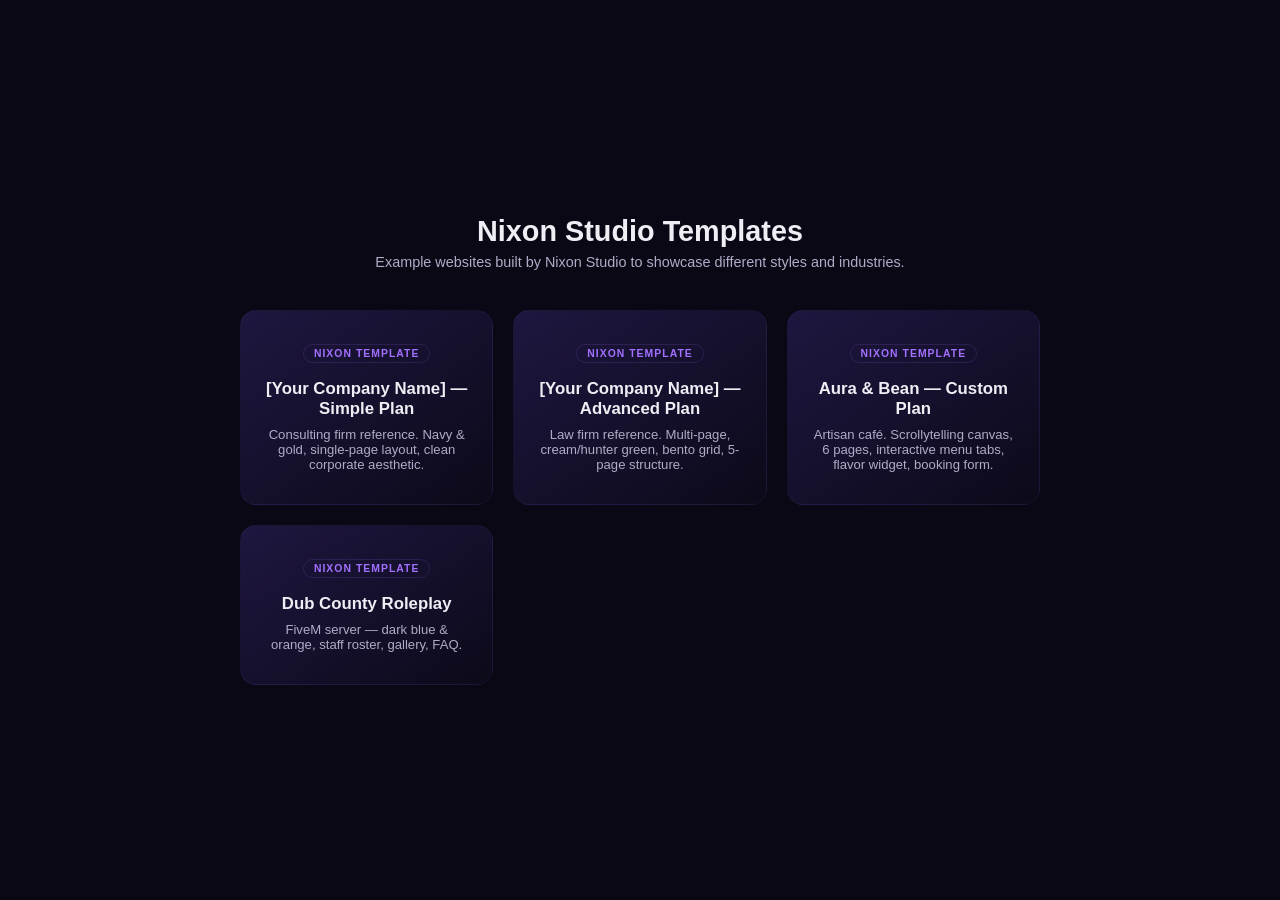
<file: index.html>
﻿<!DOCTYPE html>
<html lang="en">
<head>
  <meta charset="UTF-8" />
  <meta name="viewport" content="width=device-width, initial-scale=1.0" />
  <title>Nixon Studio — Templates</title>
  <style>
    * { margin:0; padding:0; box-sizing:border-box; }
    body {
      font-family: 'Inter', -apple-system, sans-serif;
      background: #0a0815;
      color: #eeeef5;
      min-height: 100vh;
      display: flex;
      flex-direction: column;
      align-items: center;
      justify-content: center;
      padding: 40px 24px;
      text-align: center;
    }
    h1 { font-size: 1.8rem; font-weight: 700; margin-bottom: 6px; }
    p { color: #b0acc8; font-size: 0.9rem; margin-bottom: 40px; }
    .grid { display: grid; grid-template-columns: repeat(auto-fit, minmax(240px, 1fr)); gap: 20px; max-width: 800px; width: 100%; }
    .card {
      background: linear-gradient(145deg, #1e1740, rgba(162,112,255,0.02));
      border-radius: 16px; padding: 32px 24px;
      text-decoration: none; color: inherit;
      border: 1px solid rgba(162,112,255,0.06);
      transition: all 0.3s ease;
    }
    .card:hover { transform: translateY(-4px); border-color: rgba(162,112,255,0.2); box-shadow: 0 12px 48px rgba(0,0,0,0.4); }
    .card h2 { font-size: 1.05rem; font-weight: 600; margin-bottom: 8px; }
    .card p { font-size: 0.82rem; color: #b0acc8; margin-bottom: 0; }
    .badge {
      display: inline-block; font-size: 0.65rem; font-weight: 600;
      letter-spacing: 0.1em; text-transform: uppercase;
      color: #a270ff; border: 1px solid rgba(162,112,255,0.15);
      padding: 3px 10px; border-radius: 100px; margin-bottom: 16px;
    }
  </style>
</head>
<body>
  <h1>Nixon Studio Templates</h1>
  <p>Example websites built by Nixon Studio to showcase different styles and industries.</p>
  <div class="grid">
    <a href="salvatore/" class="card">
      <div class="badge">Nixon Template</div>
      <h2>[Your Company Name] — Simple Plan</h2>
      <p>Consulting firm reference. Navy &amp; gold, single-page layout, clean corporate aesthetic.</p>
    </a>
    <a href="pearson-hardmann/" class="card">
      <div class="badge">Nixon Template</div>
      <h2>[Your Company Name] — Advanced Plan</h2>
      <p>Law firm reference. Multi-page, cream/hunter green, bento grid, 5-page structure.</p>
    </a>
    <a href="aura-and-bean/" class="card">
      <div class="badge">Nixon Template</div>
      <h2>Aura &amp; Bean — Custom Plan</h2>
      <p>Artisan café. Scrollytelling canvas, 6 pages, interactive menu tabs, flavor widget, booking form.</p>
    </a>
    <a href="dub-county-roleplay/" class="card">
      <div class="badge">Nixon Template</div>
      <h2>Dub County Roleplay</h2>
      <p>FiveM server — dark blue &amp; orange, staff roster, gallery, FAQ.</p>
    </a>
  </div>
</body>
</html>
</file>
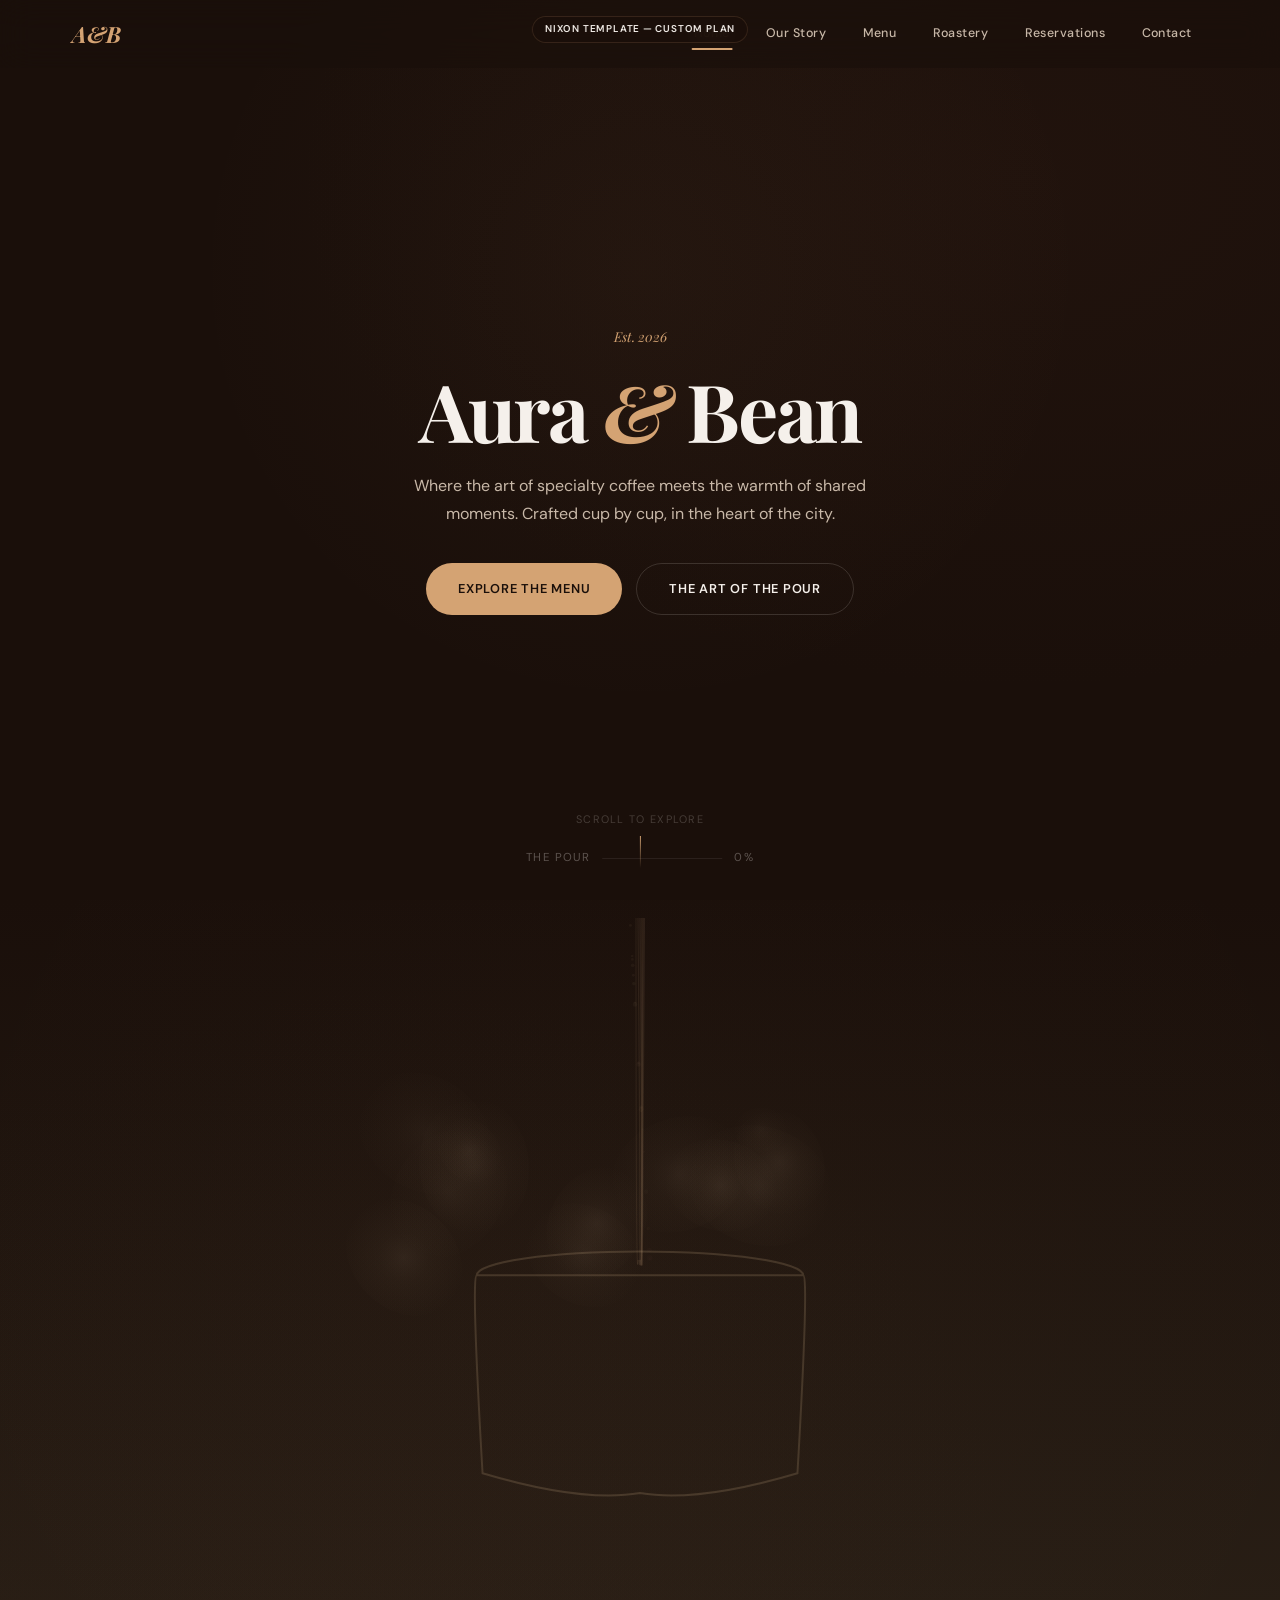
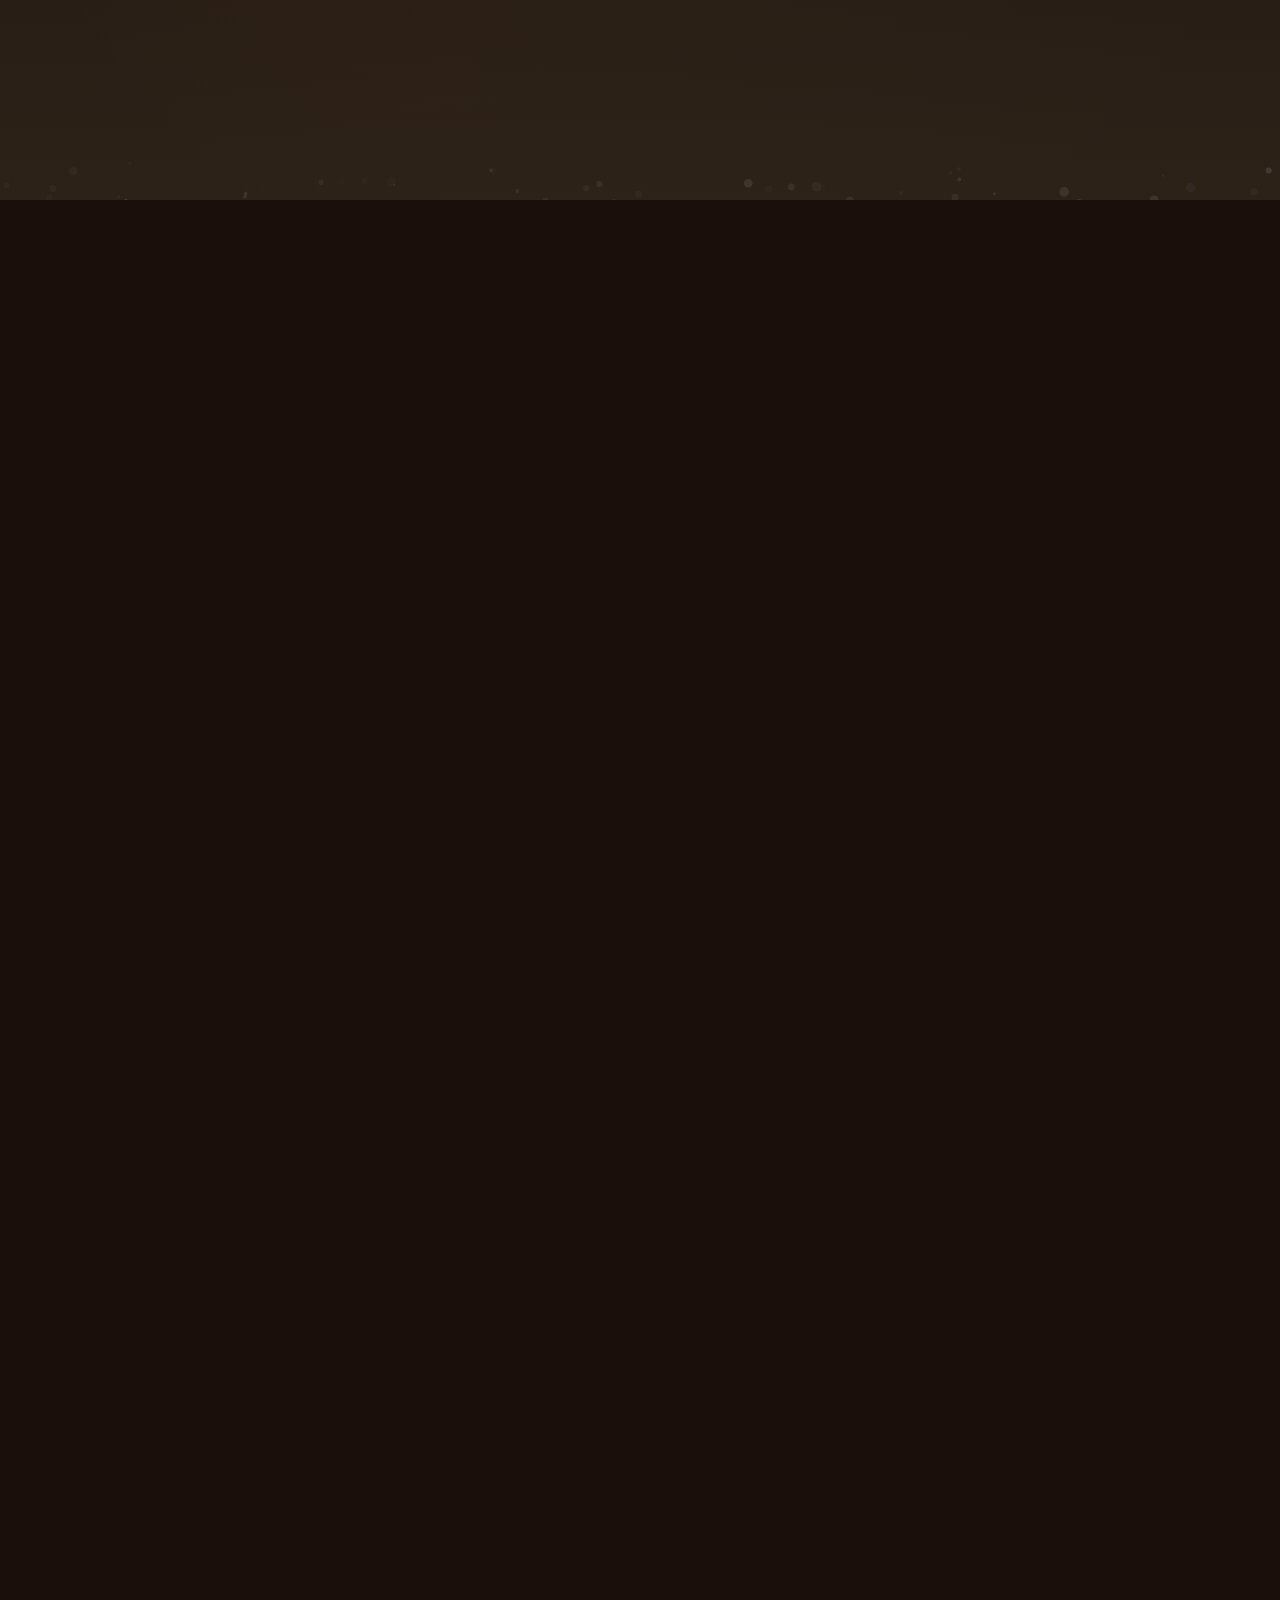
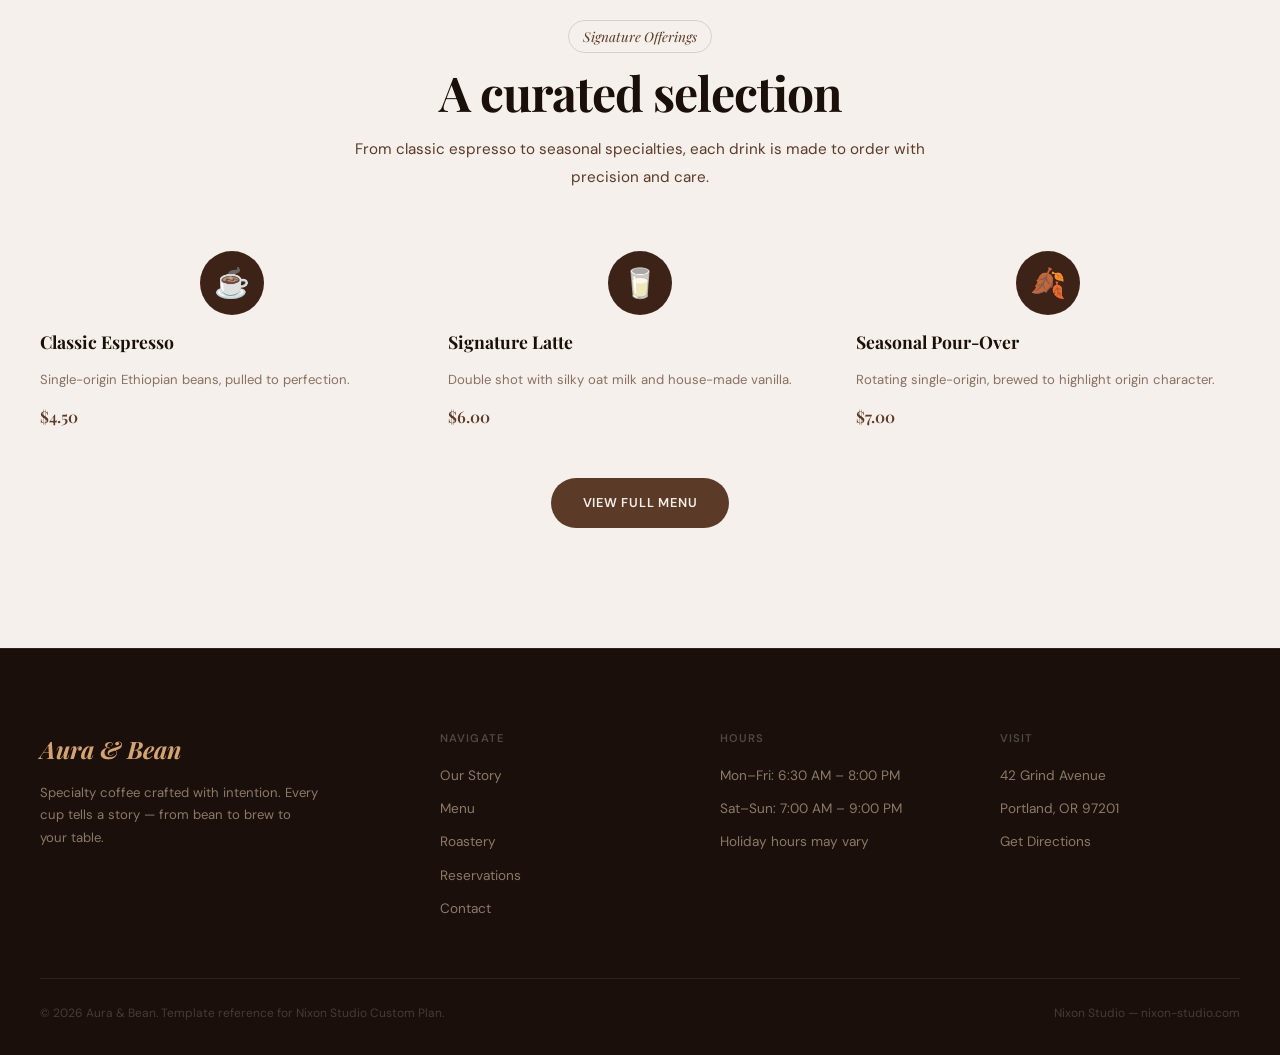
<file: aura-and-bean/index.html>
<!DOCTYPE html>
<html lang="en">
<head>
  <meta charset="UTF-8" />
  <meta name="viewport" content="width=device-width, initial-scale=1.0" />
  <title>Aura &amp; Bean — Custom Plan</title>
  <link rel="preconnect" href="https://fonts.googleapis.com" />
  <link rel="preconnect" href="https://fonts.gstatic.com" crossorigin />
  <link href="https://fonts.googleapis.com/css2?family=Playfair+Display:ital,wght@0,400;0,600;0,700;1,400;1,500;1,700&family=DM+Sans:opsz,wght@9..40,300;9..40,400;9..40,500;9..40,600;9..40,700&display=swap" rel="stylesheet" />
  <link rel="stylesheet" href="style.css" />
  <style>
    .scroll-section {
      position: relative;
      height: 600vh;
    }
    .scroll-canvas-wrap {
      position: sticky;
      top: 0;
      height: 100vh;
      width: 100%;
      overflow: hidden;
    }
    .scroll-canvas-wrap canvas {
      display: block;
      width: 100%;
      height: 100%;
    }
    .scroll-texts {
      position: absolute;
      inset: 0;
      display: flex;
      align-items: center;
      justify-content: center;
      pointer-events: none;
    }
    .scroll-text {
      position: absolute;
      text-align: center;
      max-width: 520px;
      padding: 0 24px;
      opacity: 0;
      transition: opacity 0.1s ease, transform 0.1s ease;
      will-change: opacity, transform;
    }
    .scroll-text .st-label {
      display: inline-block;
      font-family: 'Playfair Display', serif;
      font-style: italic;
      font-size: 0.8rem;
      color: var(--gold);
      margin-bottom: 12px;
      border: 1px solid rgba(212, 163, 115, 0.15);
      padding: 4px 12px;
      border-radius: 100px;
    }
    .scroll-text h2 {
      font-family: 'Playfair Display', serif;
      font-size: 2.8rem;
      font-weight: 700;
      line-height: 1.15;
      letter-spacing: -0.02em;
      margin-bottom: 16px;
    }
    .scroll-text p {
      font-size: 0.95rem;
      color: var(--text-secondary);
      line-height: 1.7;
    }
    .scroll-progress {
      position: fixed;
      bottom: 32px;
      left: 50%;
      transform: translateX(-50%);
      z-index: 50;
      display: flex;
      align-items: center;
      gap: 12px;
      font-size: 0.72rem;
      letter-spacing: 0.1em;
      text-transform: uppercase;
      color: rgba(245, 240, 235, 0.3);
    }
    .scroll-progress-bar {
      width: 120px;
      height: 1px;
      background: rgba(245, 240, 235, 0.08);
      position: relative;
      overflow: hidden;
    }
    .scroll-progress-fill {
      height: 100%;
      width: 0%;
      background: var(--gold);
      transition: width 0.1s linear;
    }
    .hero-home {
      min-height: 100vh;
      display: flex;
      align-items: center;
      justify-content: center;
      text-align: center;
      padding: 120px 32px 80px;
      position: relative;
      overflow: hidden;
    }
    .hero-home::before {
      content: '';
      position: absolute;
      inset: 0;
      background:
        radial-gradient(ellipse at 50% 30%, rgba(212, 163, 115, 0.04), transparent 50%),
        radial-gradient(ellipse at 80% 20%, rgba(60, 34, 24, 0.2), transparent 50%);
      pointer-events: none;
    }
    .hero-home-inner { position: relative; z-index: 1; max-width: 720px; }
    .hero-home-inner .hero-badge {
      font-family: 'Playfair Display', serif;
      font-style: italic;
      font-size: 0.85rem;
      color: var(--gold);
      margin-bottom: 20px;
    }
    .hero-home-inner h1 {
      font-family: 'Playfair Display', serif;
      font-size: 5rem;
      font-weight: 700;
      line-height: 1.05;
      letter-spacing: -0.03em;
      margin-bottom: 20px;
    }
    .hero-home-inner h1 span { font-style: italic; color: var(--gold); }
    .hero-home-inner p {
      font-size: 1rem;
      color: var(--text-secondary);
      max-width: 480px;
      margin: 0 auto 36px;
      line-height: 1.7;
    }
    .hero-scroll-indicator {
      position: absolute;
      bottom: 32px;
      left: 50%;
      transform: translateX(-50%);
      display: flex;
      flex-direction: column;
      align-items: center;
      gap: 8px;
      color: rgba(245, 240, 235, 0.2);
      font-size: 0.68rem;
      letter-spacing: 0.12em;
      text-transform: uppercase;
      animation: floatDown 2s ease-in-out infinite;
    }
    .hero-scroll-indicator::after {
      content: '';
      width: 1px;
      height: 32px;
      background: linear-gradient(to bottom, var(--gold), transparent);
    }
    @keyframes floatDown {
      0%, 100% { transform: translateX(-50%) translateY(0); }
      50% { transform: translateX(-50%) translateY(6px); }
    }
    @media (max-width: 768px) {
      .hero-home-inner h1 { font-size: 2.8rem; }
      .scroll-text h2 { font-size: 1.8rem; }
    }
  </style>
</head>
<body>

  <a href="https://www.nixon-studio.com" target="_blank" class="nixon-badge">Nixon Template — Custom Plan</a>

  <!-- HEADER -->
  <header class="header" id="header">
    <div class="header-inner">
      <a href="index.html" class="header-brand">
        <span class="header-mark">A&amp;B</span>
      </a>
      <nav class="header-nav">
        <a href="index.html" class="header-link active">Home</a>
        <a href="story.html" class="header-link">Our Story</a>
        <a href="menu.html" class="header-link">Menu</a>
        <a href="roastery.html" class="header-link">Roastery</a>
        <a href="reservations.html" class="header-link">Reservations</a>
        <a href="contact.html" class="header-link">Contact</a>
      </nav>
      <button class="header-toggle" id="navToggle" aria-label="Menu">
        <span></span><span></span><span></span>
      </button>
    </div>
  </header>

  <!-- HERO -->
  <section class="hero-home">
    <div class="hero-home-inner">
      <div class="hero-badge reveal">Est. 2026</div>
      <h1 class="reveal">Aura <span>&amp;</span> Bean</h1>
      <p class="reveal">Where the art of specialty coffee meets the warmth of shared moments. Crafted cup by cup, in the heart of the city.</p>
      <div class="reveal" style="display:flex;gap:14px;justify-content:center;flex-wrap:wrap">
        <a href="menu.html" class="btn btn-primary">Explore the Menu</a>
        <a href="#scrollSection" class="btn btn-outline">The Art of the Pour</a>
      </div>
    </div>
    <div class="hero-scroll-indicator">Scroll to explore</div>
  </section>

  <!-- SCROLLYTELLING -->
  <section class="scroll-section" id="scrollSection">
    <div class="scroll-canvas-wrap">
      <canvas id="scrollCanvas"></canvas>
      <div class="scroll-texts">
        <div class="scroll-text" data-start="0" data-end="0.15">
          <span class="st-label">Chapter I</span>
          <h2>The first drop</h2>
          <p>It begins with a single bean, carefully selected from the highlands of Ethiopia. Every pour tells a story of origin, patience, and craft.</p>
        </div>
        <div class="scroll-text" data-start="0.15" data-end="0.3">
          <span class="st-label">Chapter II</span>
          <h2>The extraction</h2>
          <p>Water meets grounds at precisely 93°C. The pressure builds. Rich crema forms as the first dark rivulets emerge — liquid gold in motion.</p>
        </div>
        <div class="scroll-text" data-start="0.3" data-end="0.5">
          <span class="st-label">Chapter III</span>
          <h2>The bloom</h2>
          <p>Steam rises as the espresso fills the cup. Aroma compounds unfold — chocolate, stone fruit, a whisper of jasmine. This is the scent of morning.</p>
        </div>
        <div class="scroll-text" data-start="0.5" data-end="0.7">
          <span class="st-label">Chapter IV</span>
          <h2>The milk &amp; canvas</h2>
          <p>Velvet-smooth microfoam cascades into the brew. The barista's hand guides the pour — steady, intentional, practiced over thousands of cups.</p>
        </div>
        <div class="scroll-text" data-start="0.7" data-end="0.9">
          <span class="st-label">Chapter V</span>
          <h2>The art revealed</h2>
          <p>A rosetta forms on the surface. No two patterns are exactly alike — each cup a unique collaboration between the barista, the bean, and the moment.</p>
        </div>
        <div class="scroll-text" data-start="0.9" data-end="1">
          <span class="st-label">The finished cup</span>
          <h2>Made for you</h2>
          <p>From the first sip to the last, this is what we do. Welcome to Aura &amp; Bean. Your table is ready.</p>
        </div>
      </div>
    </div>
  </section>

  <!-- SCROLL PROGRESS -->
  <div class="scroll-progress">
    <span>The Pour</span>
    <div class="scroll-progress-bar">
      <div class="scroll-progress-fill" id="progressFill"></div>
    </div>
    <span id="progressPct">0%</span>
  </div>

  <!-- MENU PREVIEW -->
  <section class="section section-cream" id="menuPreviewSection">
    <div class="section-inner">
      <div class="section-header centered reveal">
        <span class="section-label">Signature Offerings</span>
        <h2>A curated selection</h2>
        <p class="section-desc">From classic espresso to seasonal specialties, each drink is made to order with precision and care.</p>
      </div>
      <div class="grid-3 reveal">
        <div class="menu-item" style="flex-direction:column;border:none;padding:0;gap:12px;text-align:center">
          <div style="width:64px;height:64px;border-radius:50%;background:var(--roast);display:flex;align-items:center;justify-content:center;margin:0 auto;font-size:1.8rem">☕</div>
          <h3 style="font-family:'Playfair Display',serif;font-size:1.1rem;font-weight:700">Classic Espresso</h3>
          <p style="font-size:0.82rem;color:var(--roast-medium);opacity:0.7">Single-origin Ethiopian beans, pulled to perfection.</p>
          <span style="font-family:'Playfair Display',serif;color:var(--roast-medium);font-weight:600">$4.50</span>
        </div>
        <div class="menu-item" style="flex-direction:column;border:none;padding:0;gap:12px;text-align:center">
          <div style="width:64px;height:64px;border-radius:50%;background:var(--roast);display:flex;align-items:center;justify-content:center;margin:0 auto;font-size:1.8rem">🥛</div>
          <h3 style="font-family:'Playfair Display',serif;font-size:1.1rem;font-weight:700">Signature Latte</h3>
          <p style="font-size:0.82rem;color:var(--roast-medium);opacity:0.7">Double shot with silky oat milk and house-made vanilla.</p>
          <span style="font-family:'Playfair Display',serif;color:var(--roast-medium);font-weight:600">$6.00</span>
        </div>
        <div class="menu-item" style="flex-direction:column;border:none;padding:0;gap:12px;text-align:center">
          <div style="width:64px;height:64px;border-radius:50%;background:var(--roast);display:flex;align-items:center;justify-content:center;margin:0 auto;font-size:1.8rem">🍂</div>
          <h3 style="font-family:'Playfair Display',serif;font-size:1.1rem;font-weight:700">Seasonal Pour-Over</h3>
          <p style="font-size:0.82rem;color:var(--roast-medium);opacity:0.7">Rotating single-origin, brewed to highlight origin character.</p>
          <span style="font-family:'Playfair Display',serif;color:var(--roast-medium);font-weight:600">$7.00</span>
        </div>
      </div>
      <div class="reveal" style="text-align:center;margin-top:48px">
        <a href="menu.html" class="btn" style="background:var(--roast-medium);color:var(--cream)">View Full Menu</a>
      </div>
    </div>
  </section>

  <!-- FOOTER -->
  <footer class="footer">
    <div class="footer-inner">
      <div class="footer-grid">
        <div>
          <div class="footer-brand">Aura &amp; Bean</div>
          <p class="footer-desc">Specialty coffee crafted with intention. Every cup tells a story — from bean to brew to your table.</p>
        </div>
        <div class="footer-col">
          <h4>Navigate</h4>
          <a href="story.html">Our Story</a>
          <a href="menu.html">Menu</a>
          <a href="roastery.html">Roastery</a>
          <a href="reservations.html">Reservations</a>
          <a href="contact.html">Contact</a>
        </div>
        <div class="footer-col">
          <h4>Hours</h4>
          <a>Mon–Fri: 6:30 AM – 8:00 PM</a>
          <a>Sat–Sun: 7:00 AM – 9:00 PM</a>
          <a>Holiday hours may vary</a>
        </div>
        <div class="footer-col">
          <h4>Visit</h4>
          <a>42 Grind Avenue</a>
          <a>Portland, OR 97201</a>
          <a href="contact.html">Get Directions</a>
        </div>
      </div>
      <div class="footer-bottom">
        <span>&copy; 2026 Aura &amp; Bean. Template reference for Nixon Studio Custom Plan.</span>
        <span>Nixon Studio — nixon-studio.com</span>
      </div>
    </div>
  </footer>

  <script src="script.js"></script>
  <script>
    /* Update progress bar from canvas progress */
    setInterval(() => {
      const p = window.__scrollyProgress ? window.__scrollyProgress() : 0;
      const fill = document.getElementById('progressFill');
      const pct = document.getElementById('progressPct');
      if (fill) fill.style.width = (p * 100) + '%';
      if (pct) pct.textContent = Math.round(p * 100) + '%';
    }, 100);
  </script>
</body>
</html>
</file>
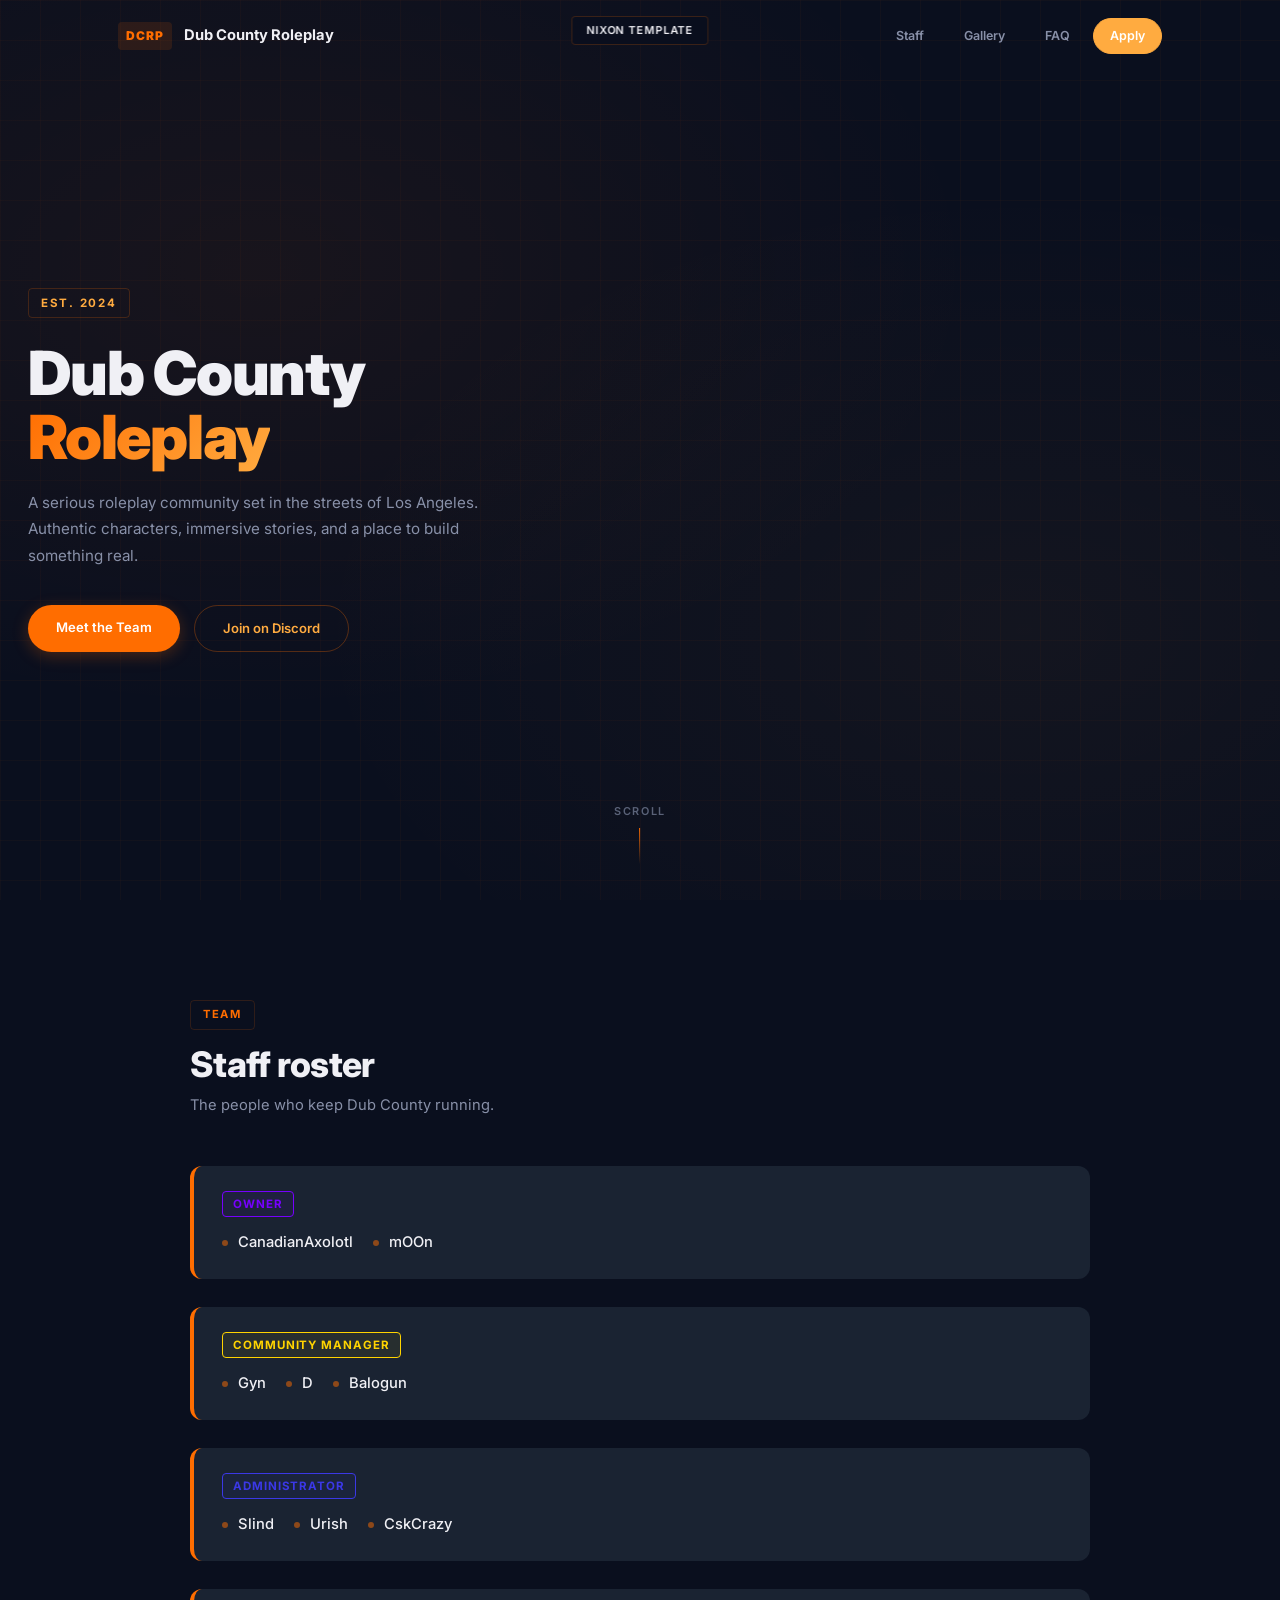
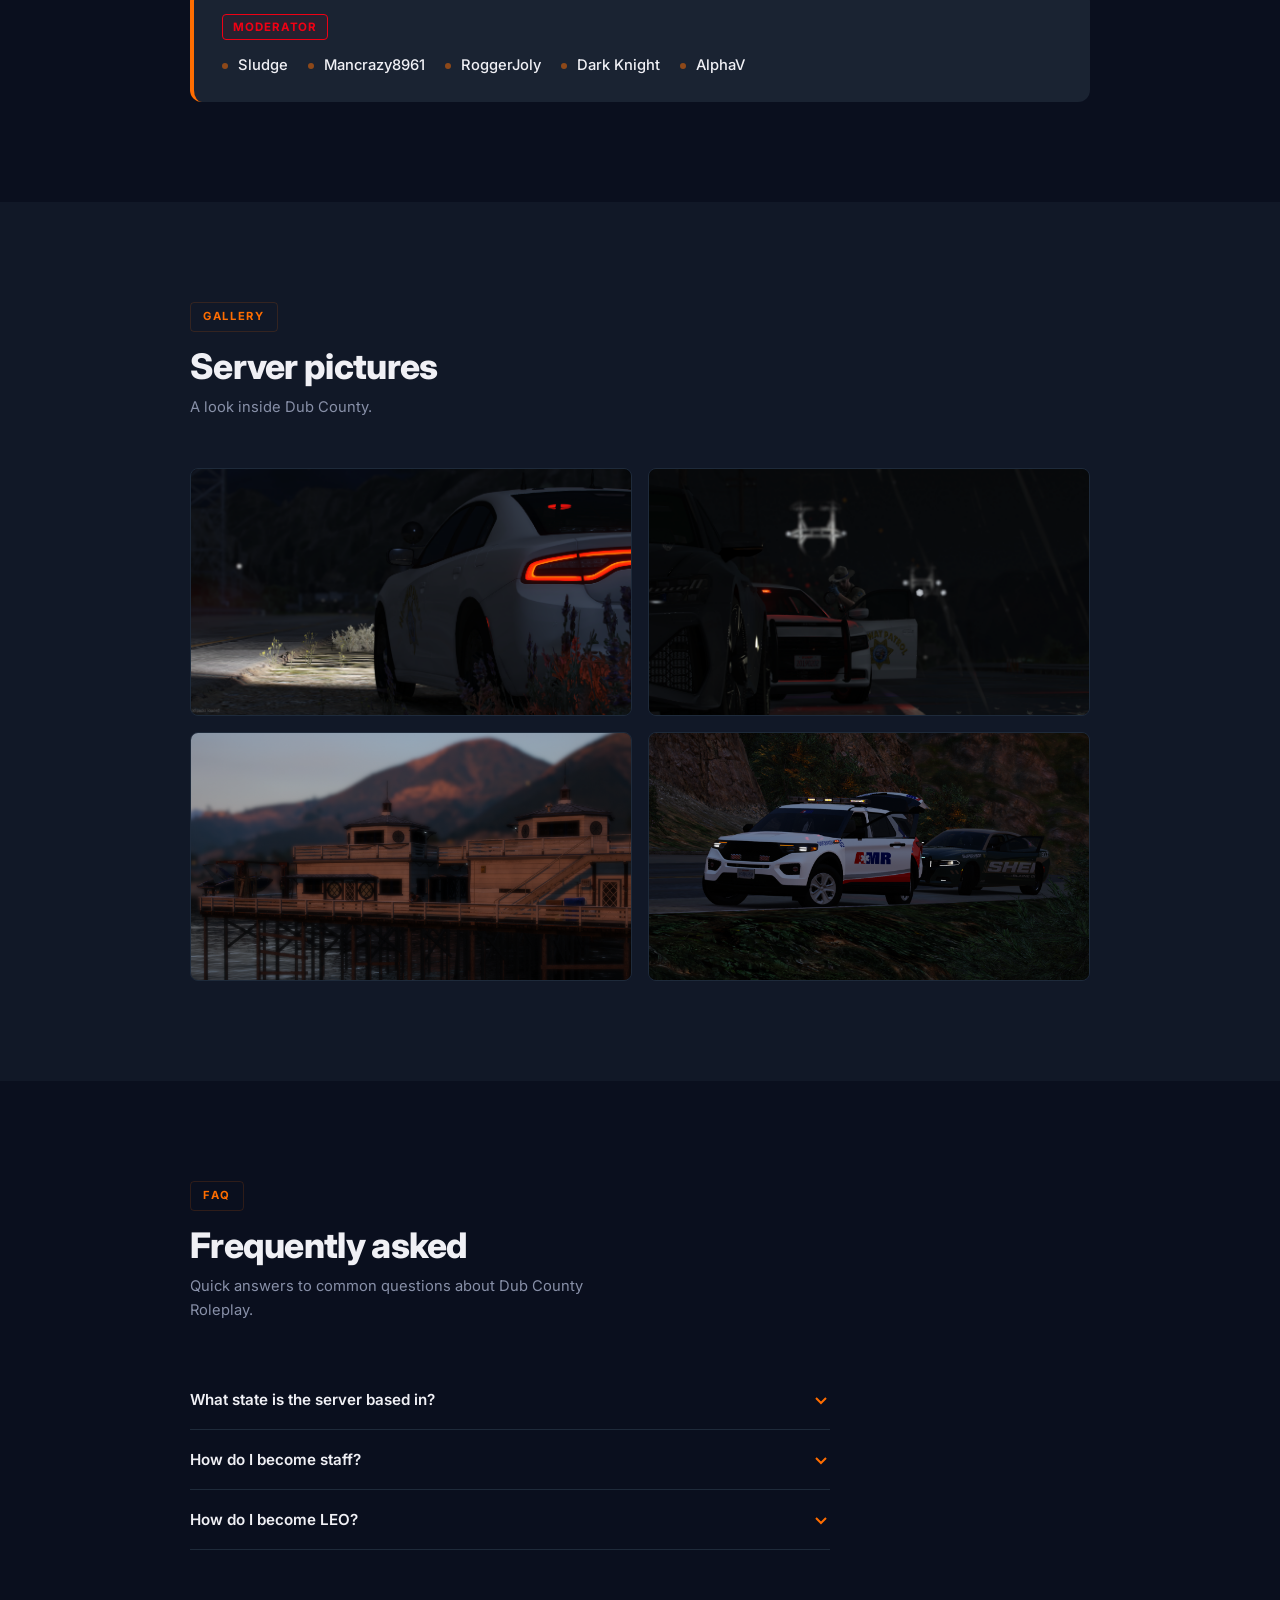
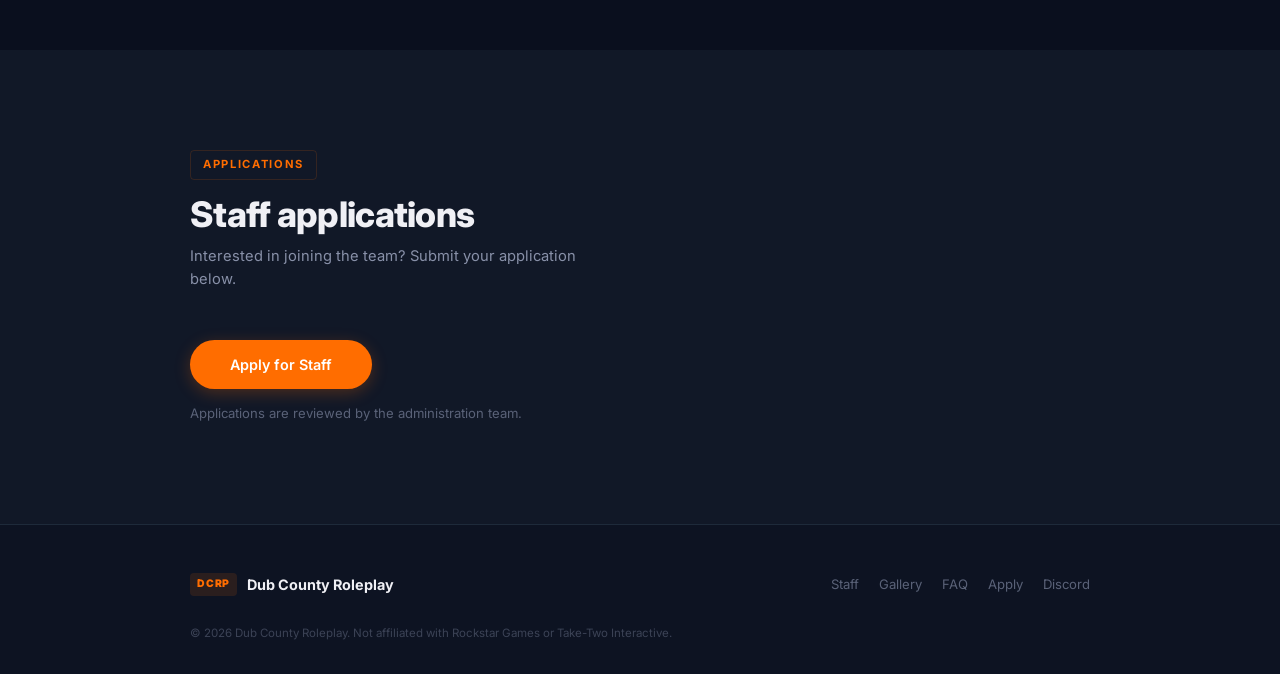
<file: dub-county-roleplay/index.html>
<!DOCTYPE html>
<html lang="en">
<head>
  <meta charset="UTF-8" />
  <meta name="viewport" content="width=device-width, initial-scale=1.0" />
  <title>Dub County Roleplay — FiveM Server</title>
  <link rel="preconnect" href="https://fonts.googleapis.com" />
  <link rel="preconnect" href="https://fonts.gstatic.com" crossorigin />
  <link href="https://fonts.googleapis.com/css2?family=Inter:wght@400;500;600;700;800;900&display=swap" rel="stylesheet" />
  <link rel="stylesheet" href="style.css" />
</head>
<body>

  <a href="https://www.nixon-studio.com" target="_blank" class="nixon-badge">Nixon Template</a>

  <div id="scroll-tracker"></div>

  <header class="topbar" id="topbar">
    <div class="topbar-inner">
      <a href="#" class="topbar-brand">
        <span class="topbar-mark">DCRP</span>
        <span class="topbar-name">Dub County Roleplay</span>
      </a>
      <nav class="topbar-nav">
        <a href="#staff" class="topbar-link" data-section="staff">Staff</a>
        <a href="#gallery" class="topbar-link" data-section="gallery">Gallery</a>
        <a href="#faq" class="topbar-link" data-section="faq">FAQ</a>
        <a href="#apply" class="topbar-link topbar-link--accent" data-section="apply">Apply</a>
      </nav>
      <button class="topbar-toggle" id="menuToggle" aria-label="Menu">
        <span></span><span></span><span></span>
      </button>
    </div>
    <div class="topbar-beam"></div>
  </header>

  <section class="hero" id="hero">
    <div class="hero-bg"></div>
    <div class="hero-content">
      <div class="hero-tag reveal">Est. 2024</div>
      <h1 class="reveal">Dub County<br /><span>Roleplay</span></h1>
      <p class="reveal">A serious roleplay community set in the streets of Los Angeles. Authentic characters, immersive stories, and a place to build something real.</p>
      <div class="hero-actions reveal">
        <a href="#staff" class="btn btn-primary">Meet the Team</a>
        <a href="https://discord.gg/W33XT6DEnT" target="_blank" class="btn btn-outline">Join on Discord</a>
      </div>
    </div>
    <div class="hero-scroll">
      <span>Scroll</span>
      <div class="hero-scroll-line"></div>
    </div>
  </section>

  <section class="section" id="staff">
    <div class="section-inner">
      <div class="section-head reveal">
        <span class="section-label">Team</span>
        <h2>Staff roster</h2>
        <p>The people who keep Dub County running.</p>
      </div>

      <div class="staff-group reveal">
        <div class="staff-role staff-role--owner">
          <span class="staff-role-badge" style="--badge:#7700ff;">Owner</span>
          <div class="staff-list">
            <span class="staff-name">CanadianAxolotl</span>
            <span class="staff-name">mOOn</span>
          </div>
        </div>
        <div class="staff-role staff-role--cm">
          <span class="staff-role-badge" style="--badge:#ffd400;">Community Manager</span>
          <div class="staff-list">
            <span class="staff-name">Gyn</span>
            <span class="staff-name">D</span>
            <span class="staff-name">Balogun</span>
          </div>
        </div>
        <div class="staff-role staff-role--admin">
          <span class="staff-role-badge" style="--badge:#3b38e6;">Administrator</span>
          <div class="staff-list">
            <span class="staff-name">Slind</span>
            <span class="staff-name">Urish</span>
            <span class="staff-name">CskCrazy</span>
          </div>
        </div>
        <div class="staff-role staff-role--mod">
          <span class="staff-role-badge" style="--badge:#f10014;">Moderator</span>
          <div class="staff-list">
            <span class="staff-name">Sludge</span>
            <span class="staff-name">Mancrazy8961</span>
            <span class="staff-name">RoggerJoly</span>
            <span class="staff-name">Dark Knight</span>
            <span class="staff-name">AlphaV</span>
          </div>
        </div>
      </div>
    </div>
  </section>

  <section class="section section--alt" id="gallery">
    <div class="section-inner">
      <div class="section-head reveal">
        <span class="section-label">Gallery</span>
        <h2>Server pictures</h2>
        <p>A look inside Dub County.</p>
      </div>
      <div class="gallery-grid reveal">
        <div class="gallery-cell"><img src="dcrp_template.png" alt="Dub County screenshot 1" loading="lazy" /></div>
        <div class="gallery-cell"><img src="dcrp_template2.png" alt="Dub County screenshot 2" loading="lazy" /></div>
        <div class="gallery-cell"><img src="dcrp_template3.png" alt="Dub County screenshot 3" loading="lazy" /></div>
        <div class="gallery-cell"><img src="dcrp_template4.png" alt="Dub County screenshot 4" loading="lazy" /></div>
      </div>
    </div>
  </section>

  <section class="section" id="faq">
    <div class="section-inner">
      <div class="section-head reveal">
        <span class="section-label">FAQ</span>
        <h2>Frequently asked</h2>
        <p>Quick answers to common questions about Dub County Roleplay.</p>
      </div>
      <div class="faq-list reveal">
        <div class="faq-item">
          <button class="faq-q" aria-expanded="false">
            <span>What state is the server based in?</span>
            <svg width="18" height="18" viewBox="0 0 18 18" fill="none" stroke="currentColor" stroke-width="2"><path d="M4 7l5 5 5-5"/></svg>
          </button>
          <div class="faq-a">
            <p>California, LA.</p>
          </div>
        </div>
        <div class="faq-item">
          <button class="faq-q" aria-expanded="false">
            <span>How do I become staff?</span>
            <svg width="18" height="18" viewBox="0 0 18 18" fill="none" stroke="currentColor" stroke-width="2"><path d="M4 7l5 5 5-5"/></svg>
          </button>
          <div class="faq-a">
            <p>Staff are handpicked by server Administrators.</p>
          </div>
        </div>
        <div class="faq-item">
          <button class="faq-q" aria-expanded="false">
            <span>How do I become LEO?</span>
            <svg width="18" height="18" viewBox="0 0 18 18" fill="none" stroke="currentColor" stroke-width="2"><path d="M4 7l5 5 5-5"/></svg>
          </button>
          <div class="faq-a">
            <p>Join the Discord server and wait for the applications to open, then apply!</p>
          </div>
        </div>
      </div>
    </div>
  </section>

  <section class="section section--alt" id="apply">
    <div class="section-inner">
      <div class="section-head reveal">
        <span class="section-label">Applications</span>
        <h2>Staff applications</h2>
        <p>Interested in joining the team? Submit your application below.</p>
      </div>
      <div class="apply-cta reveal">
        <button class="btn btn-primary btn-lg" id="applyBtn">Apply for Staff</button>
        <p class="apply-hint">Applications are reviewed by the administration team.</p>
      </div>
    </div>
  </section>

  <footer class="footer">
    <div class="footer-inner">
      <div class="footer-main">
        <div class="footer-brand">
          <span class="footer-mark">DCRP</span>
          <span>Dub County Roleplay</span>
        </div>
        <div class="footer-links">
          <a href="#staff">Staff</a>
          <a href="#gallery">Gallery</a>
          <a href="#faq">FAQ</a>
          <a href="#apply">Apply</a>
          <a href="https://discord.gg/W33XT6DEnT" target="_blank">Discord</a>
        </div>
      </div>
      <div class="footer-copy">&copy; 2026 Dub County Roleplay. Not affiliated with Rockstar Games or Take-Two Interactive.</div>
    </div>
  </footer>

  <script src="script.js"></script>
</body>
</html>
</file>
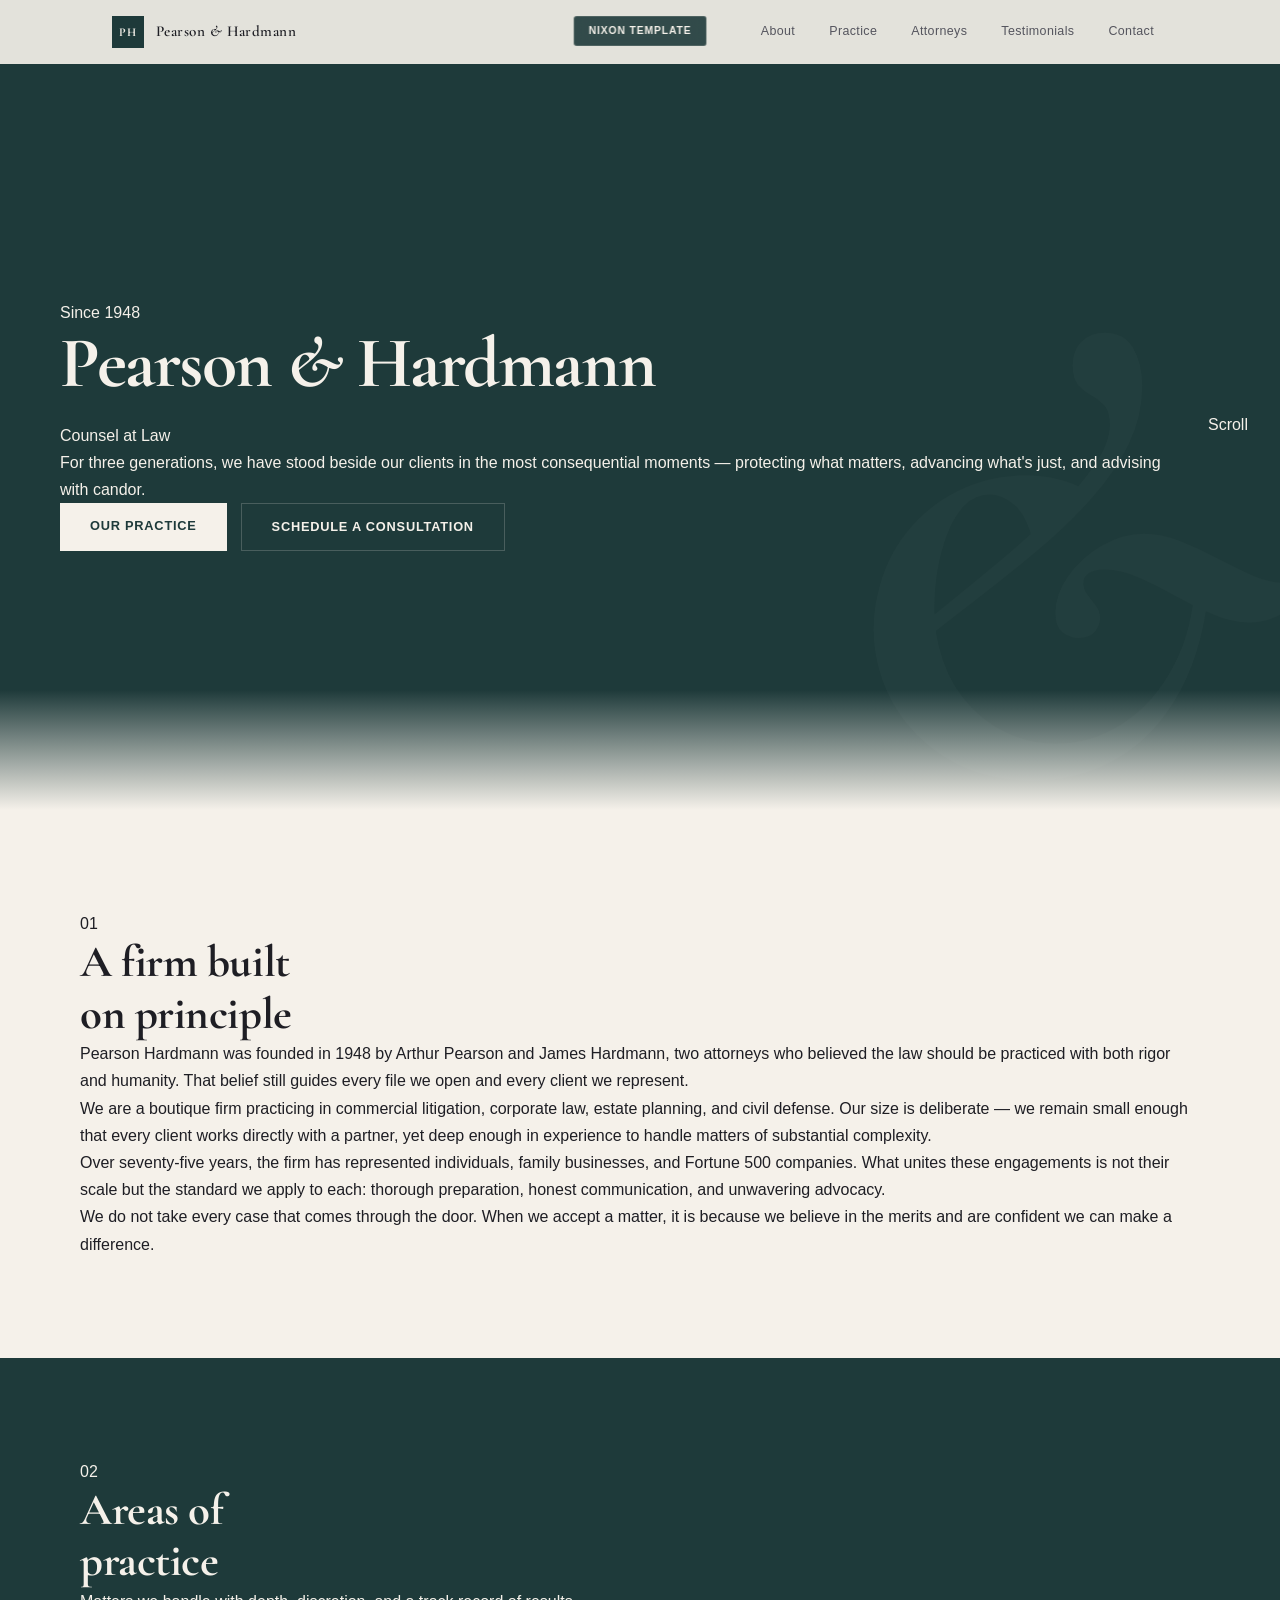
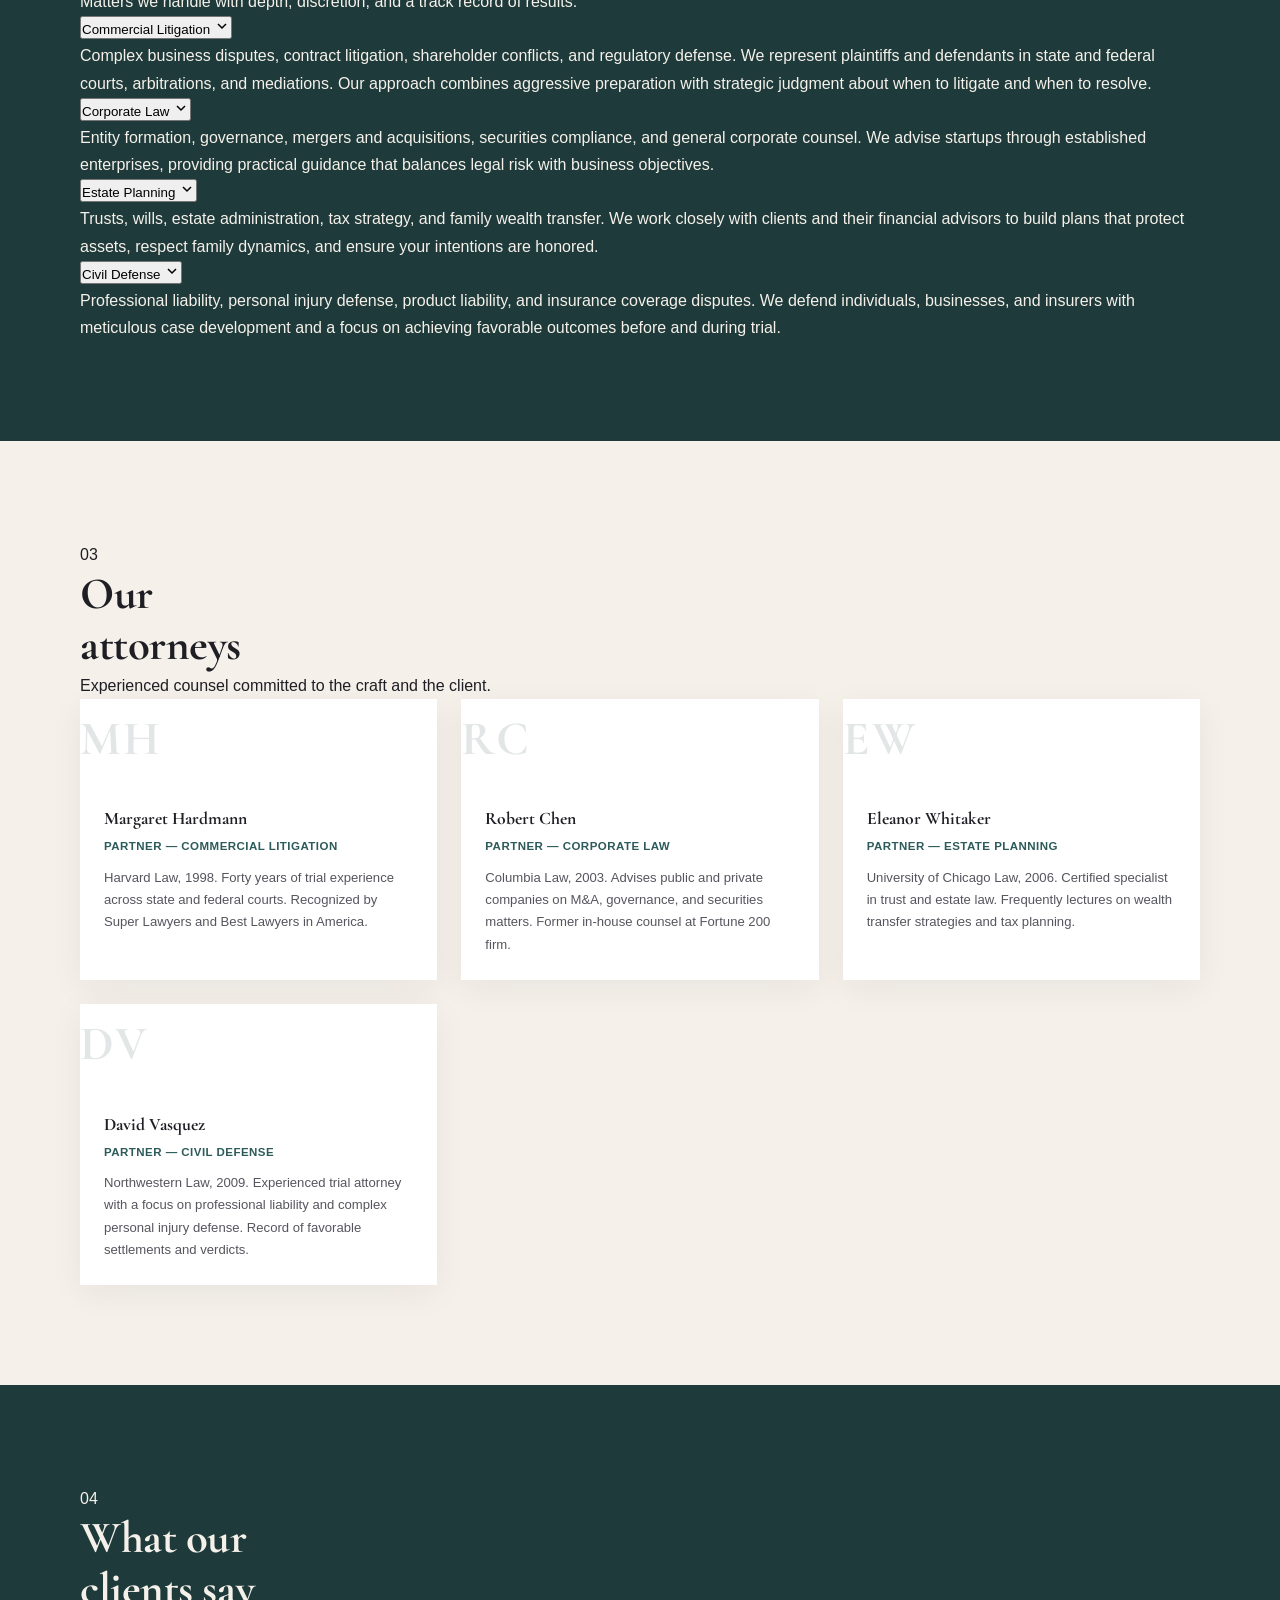
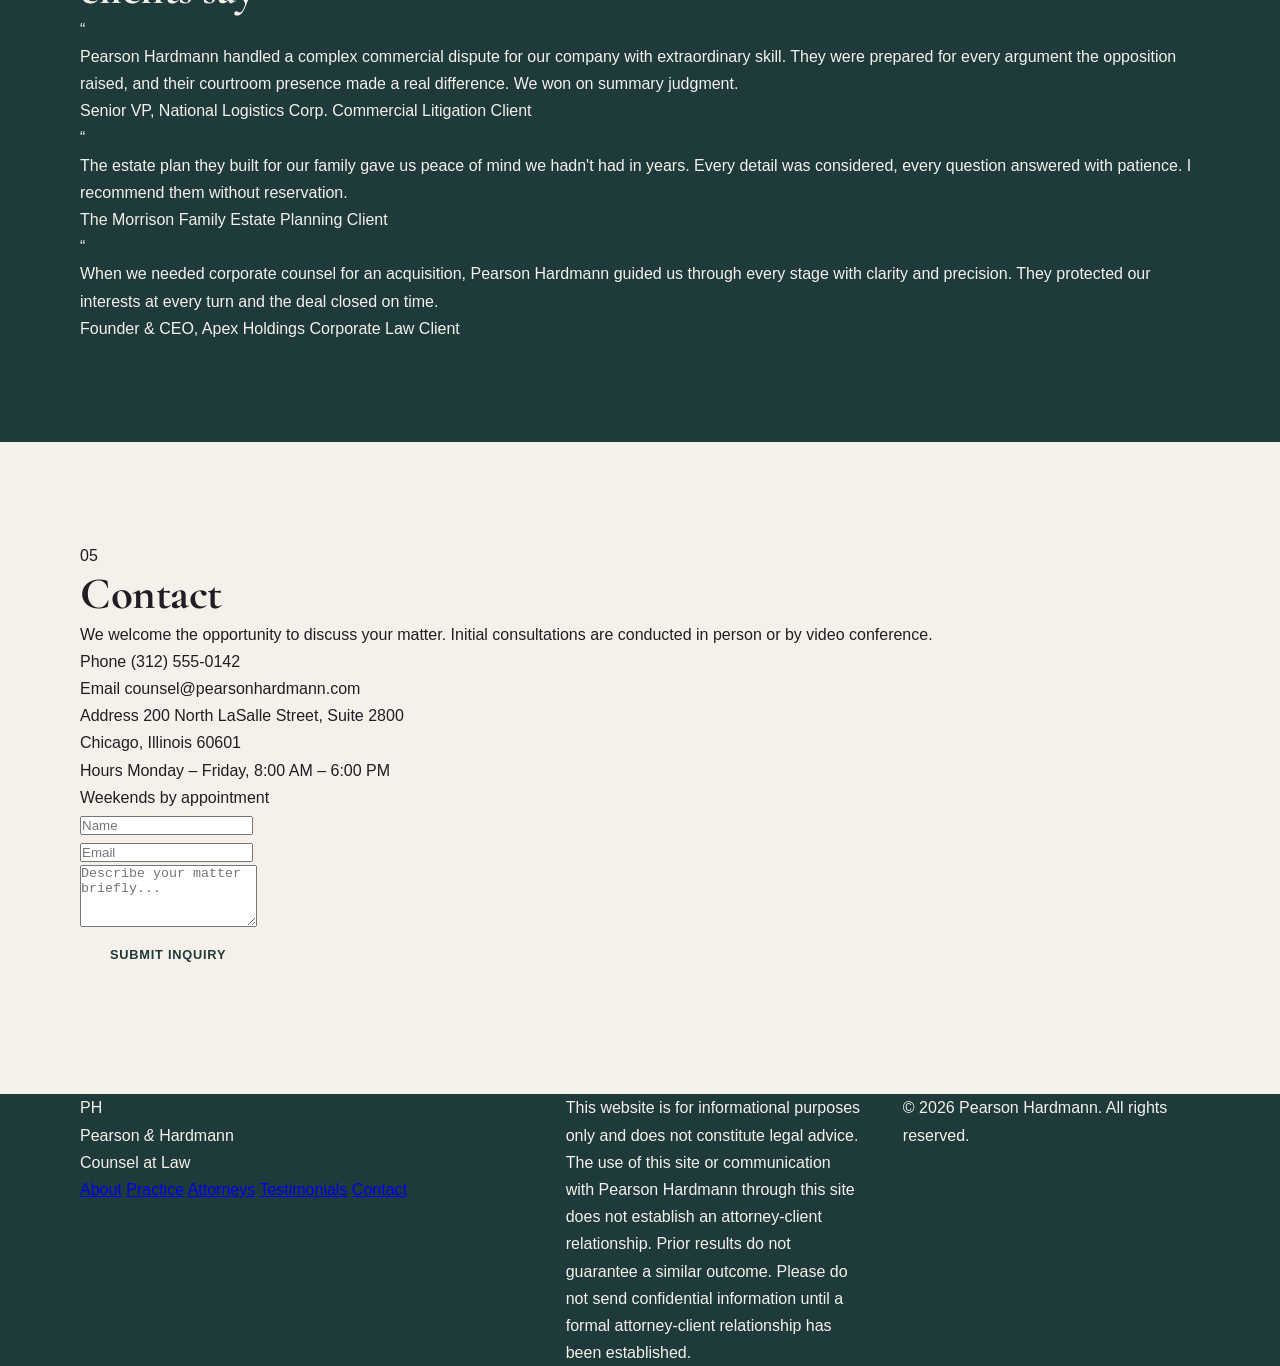
<file: pearson-hardmann/index.html>
<!DOCTYPE html>
<html lang="en">
<head>
  <meta charset="UTF-8" />
  <meta name="viewport" content="width=device-width, initial-scale=1.0" />
  <title>Pearson Hardmann — Counsel at Law</title>
  <link rel="preconnect" href="https://fonts.googleapis.com" />
  <link rel="preconnect" href="https://fonts.gstatic.com" crossorigin />
  <link href="https://fonts.googleapis.com/css2?family=Cormorant+Garamond:ital,wght@0,400;0,500;0,600;0,700;1,400;1,500&family=Inter:wght@300;400;500;600&display=swap" rel="stylesheet" />
  <link rel="stylesheet" href="style.css" />
</head>
<body>

  <a href="https://www.nixon-studio.com" target="_blank" class="nixon-badge">Nixon Template</a>

  <header class="header" id="header">
    <div class="header-inner">
      <a href="#" class="header-brand">
        <span class="header-mark">PH</span>
        <span class="header-name">Pearson <em>&amp;</em> Hardmann</span>
      </a>
      <nav class="header-nav">
        <a href="#about" class="header-link">About</a>
        <a href="#practice" class="header-link">Practice</a>
        <a href="#attorneys" class="header-link">Attorneys</a>
        <a href="#testimonials" class="header-link">Testimonials</a>
        <a href="#contact" class="header-link">Contact</a>
      </nav>
      <button class="header-toggle" id="navToggle" aria-label="Menu">
        <span></span><span></span><span></span>
      </button>
    </div>
  </header>

  <section class="hero" id="hero">
    <div class="hero-inner">
      <div class="hero-badge reveal">Since 1948</div>
      <h1 class="reveal">Pearson <em>&amp;</em> Hardmann</h1>
      <p class="hero-sub reveal">Counsel at Law</p>
      <div class="hero-rule reveal"></div>
      <p class="reveal">For three generations, we have stood beside our clients in the most consequential moments — protecting what matters, advancing what's just, and advising with candor.</p>
      <div class="hero-actions reveal">
        <a href="#practice" class="btn btn-primary">Our Practice</a>
        <a href="#contact" class="btn btn-outline">Schedule a Consultation</a>
      </div>
    </div>
    <div class="hero-scroll">Scroll</div>
  </section>

  <section class="section" id="about">
    <div class="section-inner">
      <div class="section-col">
        <span class="section-number reveal">01</span>
        <h2 class="reveal">A firm built<br />on principle</h2>
      </div>
      <div class="section-col section-col-text reveal">
        <p class="dropcap">Pearson Hardmann was founded in 1948 by Arthur Pearson and James Hardmann, two attorneys who believed the law should be practiced with both rigor and humanity. That belief still guides every file we open and every client we represent.</p>
        <p>We are a boutique firm practicing in commercial litigation, corporate law, estate planning, and civil defense. Our size is deliberate — we remain small enough that every client works directly with a partner, yet deep enough in experience to handle matters of substantial complexity.</p>
        <p>Over seventy-five years, the firm has represented individuals, family businesses, and Fortune 500 companies. What unites these engagements is not their scale but the standard we apply to each: thorough preparation, honest communication, and unwavering advocacy.</p>
        <p>We do not take every case that comes through the door. When we accept a matter, it is because we believe in the merits and are confident we can make a difference.</p>
      </div>
    </div>
  </section>

  <section class="section section-dark" id="practice">
    <div class="section-inner">
      <div class="section-col">
        <span class="section-number reveal">02</span>
        <h2 class="reveal">Areas of<br />practice</h2>
        <p class="reveal">Matters we handle with depth, discretion, and a track record of results.</p>
      </div>
      <div class="section-col reveal">
        <div class="practice-item">
          <button class="practice-trigger" aria-expanded="false">
            <span>Commercial Litigation</span>
            <svg width="16" height="16" viewBox="0 0 16 16" fill="none" stroke="currentColor" stroke-width="1.5"><path d="M4 6l4 4 4-4"/></svg>
          </button>
          <div class="practice-content">
            <p>Complex business disputes, contract litigation, shareholder conflicts, and regulatory defense. We represent plaintiffs and defendants in state and federal courts, arbitrations, and mediations. Our approach combines aggressive preparation with strategic judgment about when to litigate and when to resolve.</p>
          </div>
        </div>
        <div class="practice-item">
          <button class="practice-trigger" aria-expanded="false">
            <span>Corporate Law</span>
            <svg width="16" height="16" viewBox="0 0 16 16" fill="none" stroke="currentColor" stroke-width="1.5"><path d="M4 6l4 4 4-4"/></svg>
          </button>
          <div class="practice-content">
            <p>Entity formation, governance, mergers and acquisitions, securities compliance, and general corporate counsel. We advise startups through established enterprises, providing practical guidance that balances legal risk with business objectives.</p>
          </div>
        </div>
        <div class="practice-item">
          <button class="practice-trigger" aria-expanded="false">
            <span>Estate Planning</span>
            <svg width="16" height="16" viewBox="0 0 16 16" fill="none" stroke="currentColor" stroke-width="1.5"><path d="M4 6l4 4 4-4"/></svg>
          </button>
          <div class="practice-content">
            <p>Trusts, wills, estate administration, tax strategy, and family wealth transfer. We work closely with clients and their financial advisors to build plans that protect assets, respect family dynamics, and ensure your intentions are honored.</p>
          </div>
        </div>
        <div class="practice-item">
          <button class="practice-trigger" aria-expanded="false">
            <span>Civil Defense</span>
            <svg width="16" height="16" viewBox="0 0 16 16" fill="none" stroke="currentColor" stroke-width="1.5"><path d="M4 6l4 4 4-4"/></svg>
          </button>
          <div class="practice-content">
            <p>Professional liability, personal injury defense, product liability, and insurance coverage disputes. We defend individuals, businesses, and insurers with meticulous case development and a focus on achieving favorable outcomes before and during trial.</p>
          </div>
        </div>
      </div>
    </div>
  </section>

  <section class="section" id="attorneys">
    <div class="section-inner">
      <div class="section-col">
        <span class="section-number reveal">03</span>
        <h2 class="reveal">Our<br />attorneys</h2>
        <p class="reveal">Experienced counsel committed to the craft and the client.</p>
      </div>
      <div class="section-col">
        <div class="attorney-grid">
          <div class="attorney-card reveal">
            <div class="attorney-photo">
              <div class="attorney-initials">MH</div>
            </div>
            <div class="attorney-body">
              <h3>Margaret Hardmann</h3>
              <span class="attorney-title">Partner — Commercial Litigation</span>
              <p>Harvard Law, 1998. Forty years of trial experience across state and federal courts. Recognized by Super Lawyers and Best Lawyers in America.</p>
            </div>
          </div>
          <div class="attorney-card reveal">
            <div class="attorney-photo">
              <div class="attorney-initials">RC</div>
            </div>
            <div class="attorney-body">
              <h3>Robert Chen</h3>
              <span class="attorney-title">Partner — Corporate Law</span>
              <p>Columbia Law, 2003. Advises public and private companies on M&A, governance, and securities matters. Former in-house counsel at Fortune 200 firm.</p>
            </div>
          </div>
          <div class="attorney-card reveal">
            <div class="attorney-photo">
              <div class="attorney-initials">EW</div>
            </div>
            <div class="attorney-body">
              <h3>Eleanor Whitaker</h3>
              <span class="attorney-title">Partner — Estate Planning</span>
              <p>University of Chicago Law, 2006. Certified specialist in trust and estate law. Frequently lectures on wealth transfer strategies and tax planning.</p>
            </div>
          </div>
          <div class="attorney-card reveal">
            <div class="attorney-photo">
              <div class="attorney-initials">DV</div>
            </div>
            <div class="attorney-body">
              <h3>David Vasquez</h3>
              <span class="attorney-title">Partner — Civil Defense</span>
              <p>Northwestern Law, 2009. Experienced trial attorney with a focus on professional liability and complex personal injury defense. Record of favorable settlements and verdicts.</p>
            </div>
          </div>
        </div>
      </div>
    </div>
  </section>

  <section class="section section-dark" id="testimonials">
    <div class="section-inner">
      <div class="section-col">
        <span class="section-number reveal">04</span>
        <h2 class="reveal">What our<br />clients say</h2>
      </div>
      <div class="section-col reveal">
        <div class="testimonial">
          <div class="testimonial-mark">&ldquo;</div>
          <blockquote>Pearson Hardmann handled a complex commercial dispute for our company with extraordinary skill. They were prepared for every argument the opposition raised, and their courtroom presence made a real difference. We won on summary judgment.</blockquote>
          <div class="testimonial-attribution">
            <span class="testimonial-name">Senior VP, National Logistics Corp.</span>
            <span class="testimonial-role">Commercial Litigation Client</span>
          </div>
        </div>
        <div class="testimonial">
          <div class="testimonial-mark">&ldquo;</div>
          <blockquote>The estate plan they built for our family gave us peace of mind we hadn't had in years. Every detail was considered, every question answered with patience. I recommend them without reservation.</blockquote>
          <div class="testimonial-attribution">
            <span class="testimonial-name">The Morrison Family</span>
            <span class="testimonial-role">Estate Planning Client</span>
          </div>
        </div>
        <div class="testimonial">
          <div class="testimonial-mark">&ldquo;</div>
          <blockquote>When we needed corporate counsel for an acquisition, Pearson Hardmann guided us through every stage with clarity and precision. They protected our interests at every turn and the deal closed on time.</blockquote>
          <div class="testimonial-attribution">
            <span class="testimonial-name">Founder &amp; CEO, Apex Holdings</span>
            <span class="testimonial-role">Corporate Law Client</span>
          </div>
        </div>
      </div>
    </div>
  </section>

  <section class="section" id="contact">
    <div class="section-inner">
      <div class="section-col">
        <span class="section-number reveal">05</span>
        <h2 class="reveal">Contact</h2>
        <p class="reveal">We welcome the opportunity to discuss your matter. Initial consultations are conducted in person or by video conference.</p>
      </div>
      <div class="section-col reveal">
        <div class="contact-details">
          <div class="contact-row">
            <span class="contact-label">Phone</span>
            <span class="contact-value">(312) 555-0142</span>
          </div>
          <div class="contact-row">
            <span class="contact-label">Email</span>
            <span class="contact-value">counsel@pearsonhardmann.com</span>
          </div>
          <div class="contact-row">
            <span class="contact-label">Address</span>
            <span class="contact-value">200 North LaSalle Street, Suite 2800<br />Chicago, Illinois 60601</span>
          </div>
          <div class="contact-row">
            <span class="contact-label">Hours</span>
            <span class="contact-value">Monday – Friday, 8:00 AM – 6:00 PM<br />Weekends by appointment</span>
          </div>
        </div>
        <form class="contact-form">
          <div class="form-row">
            <input type="text" placeholder="Name" required />
          </div>
          <div class="form-row">
            <input type="email" placeholder="Email" required />
          </div>
          <div class="form-row">
            <textarea rows="4" placeholder="Describe your matter briefly..."></textarea>
          </div>
          <button type="submit" class="btn btn-primary">Submit Inquiry</button>
          <p class="form-feedback"></p>
        </form>
      </div>
    </div>
  </section>

  <footer class="footer">
    <div class="footer-inner">
      <div class="footer-main">
        <div class="footer-brand">
          <span class="footer-mark">PH</span>
          <div>
            <div class="footer-name">Pearson <em>&amp;</em> Hardmann</div>
            <div class="footer-tagline">Counsel at Law</div>
          </div>
        </div>
        <nav class="footer-nav">
          <a href="#about">About</a>
          <a href="#practice">Practice</a>
          <a href="#attorneys">Attorneys</a>
          <a href="#testimonials">Testimonials</a>
          <a href="#contact">Contact</a>
        </nav>
      </div>
      <div class="footer-disclaimer">
        <p>This website is for informational purposes only and does not constitute legal advice. The use of this site or communication with Pearson Hardmann through this site does not establish an attorney-client relationship. Prior results do not guarantee a similar outcome. Please do not send confidential information until a formal attorney-client relationship has been established.</p>
      </div>
      <div class="footer-copy">
        <span>&copy; 2026 Pearson Hardmann. All rights reserved.</span>
      </div>
    </div>
  </footer>

  <script src="script.js"></script>
</body>
</html>
</file>
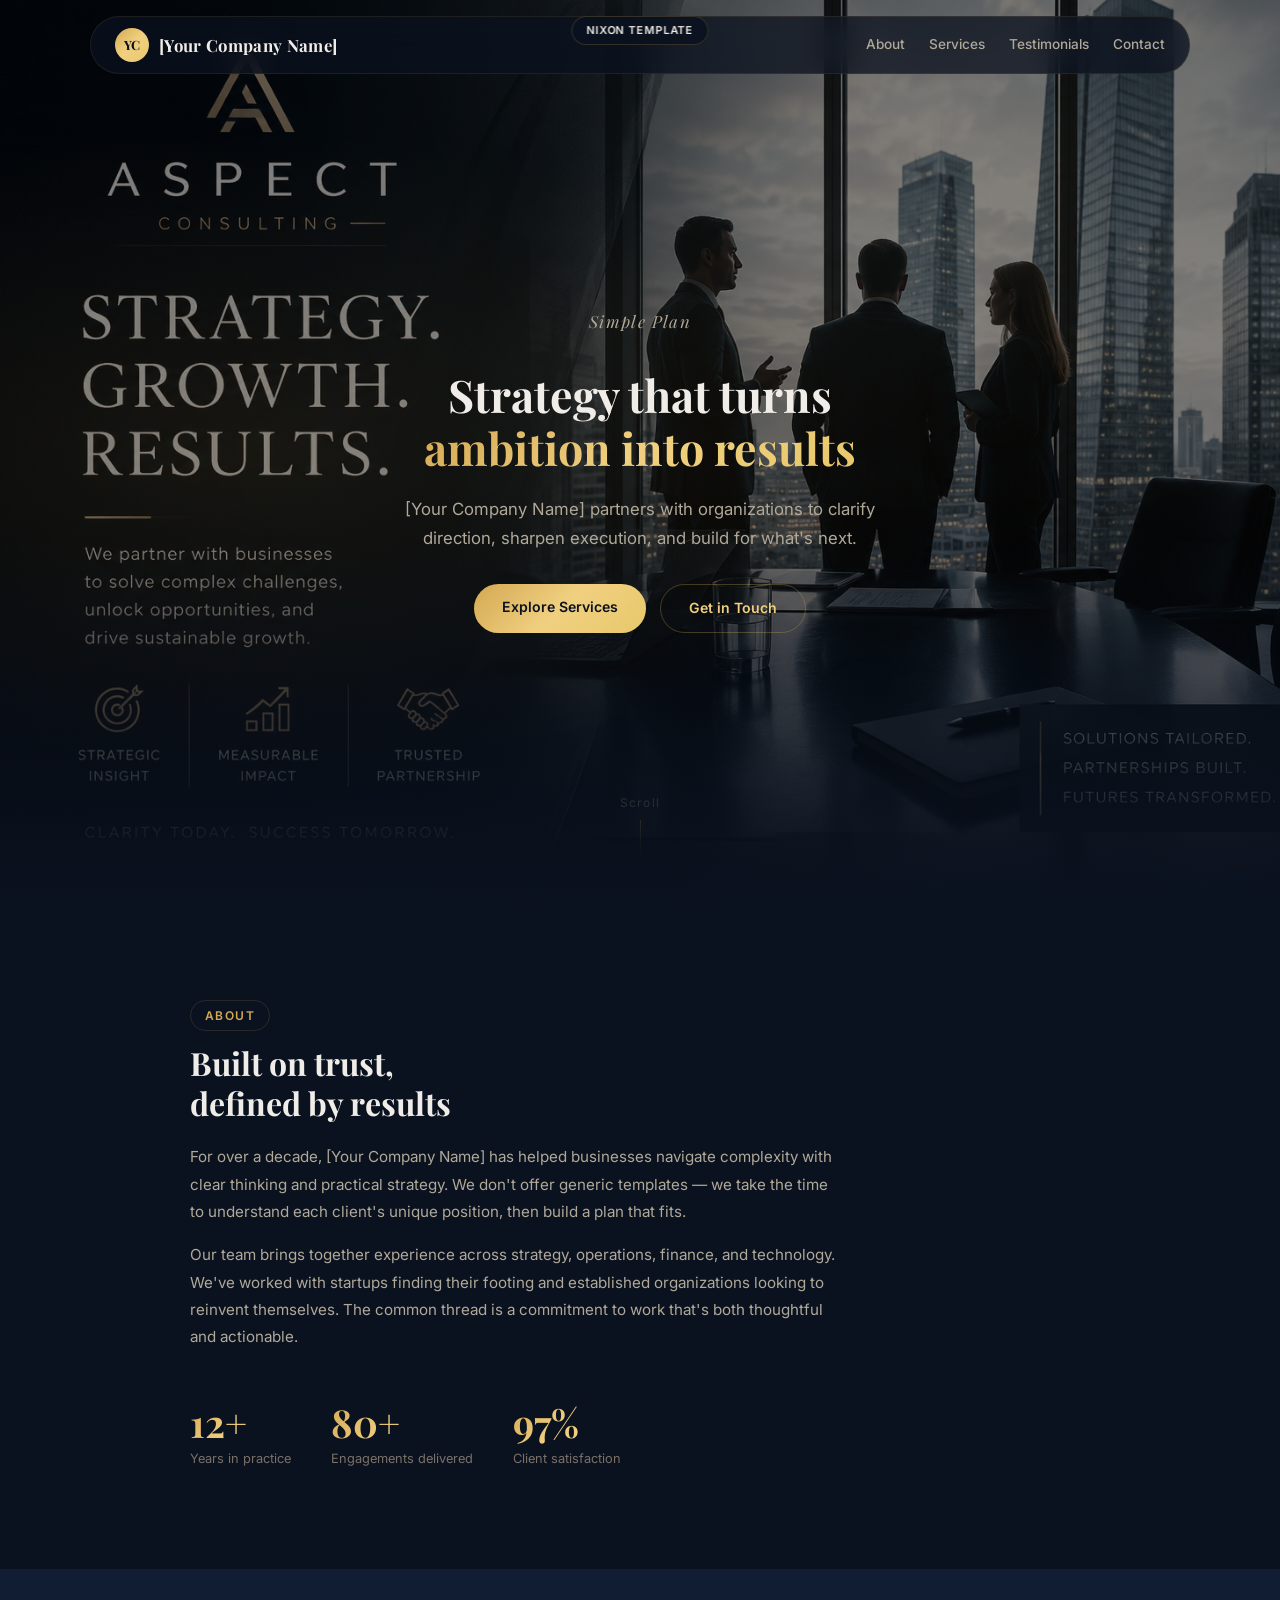
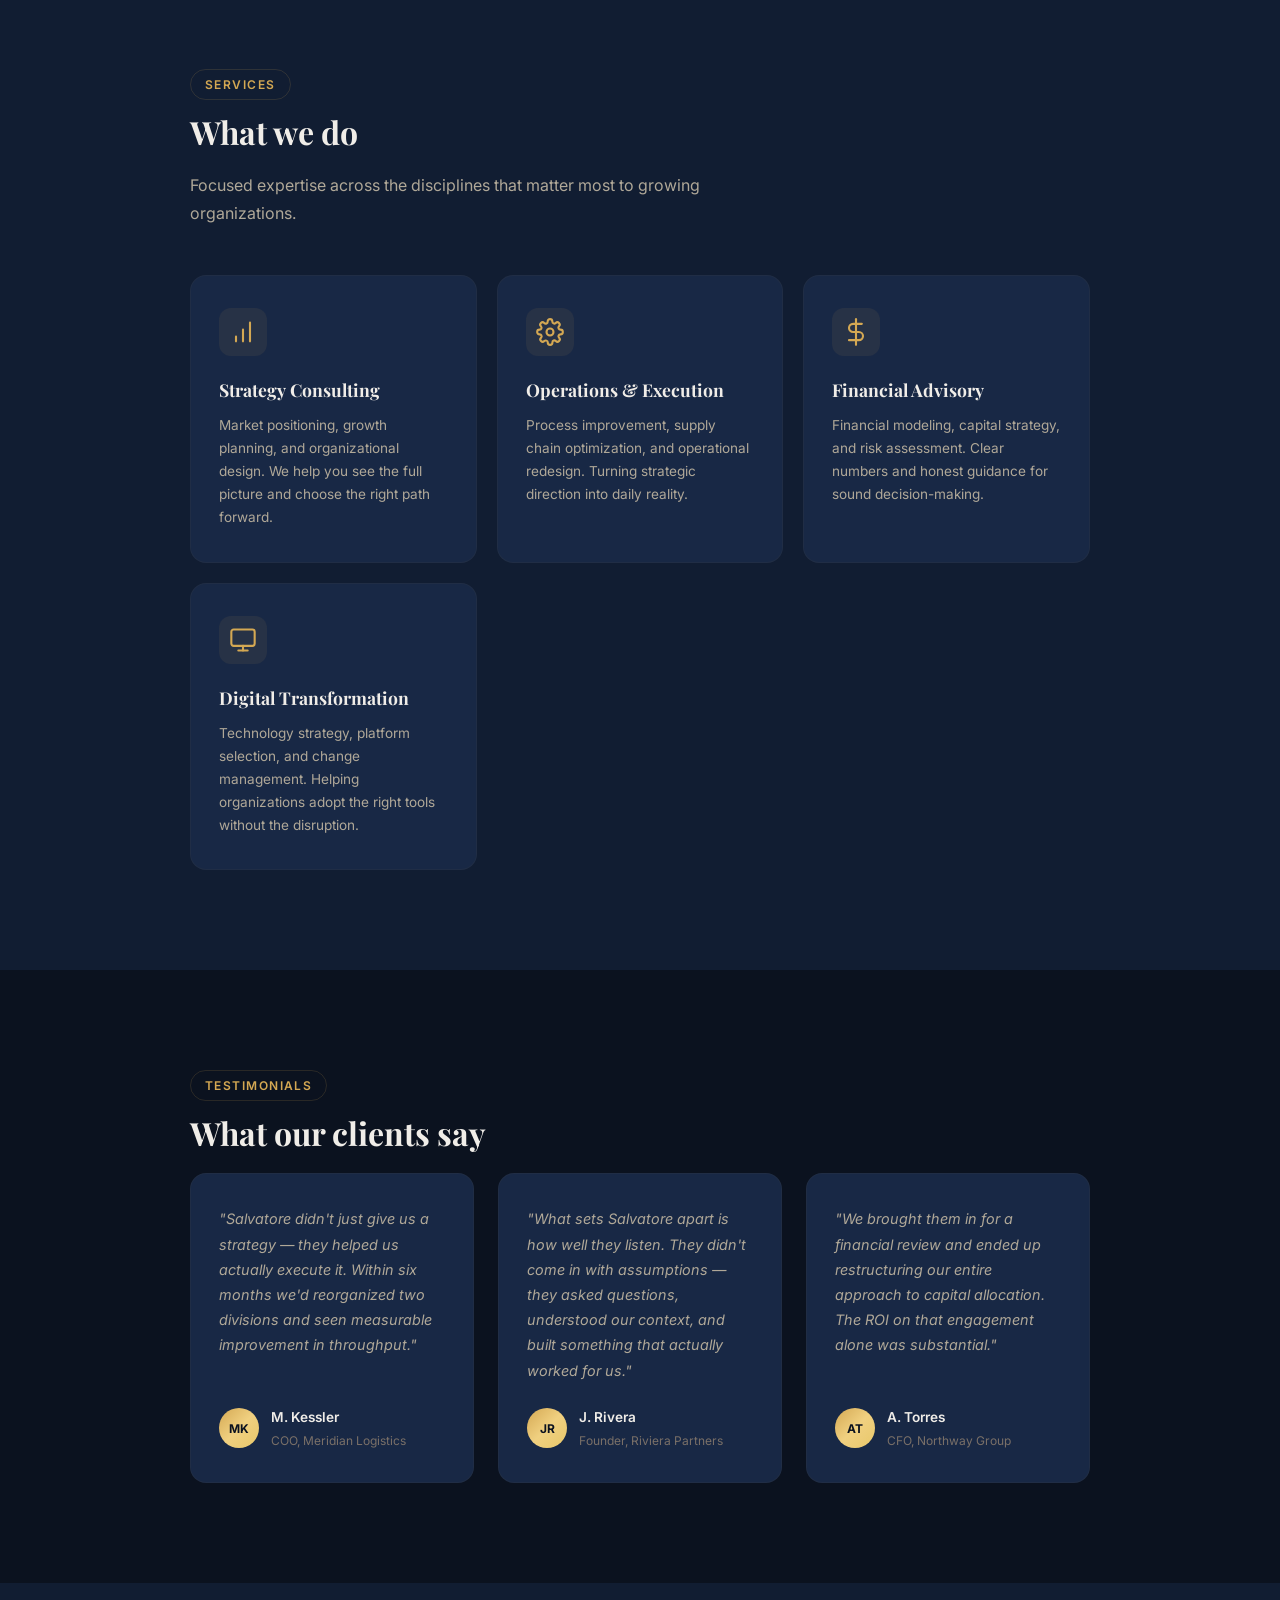
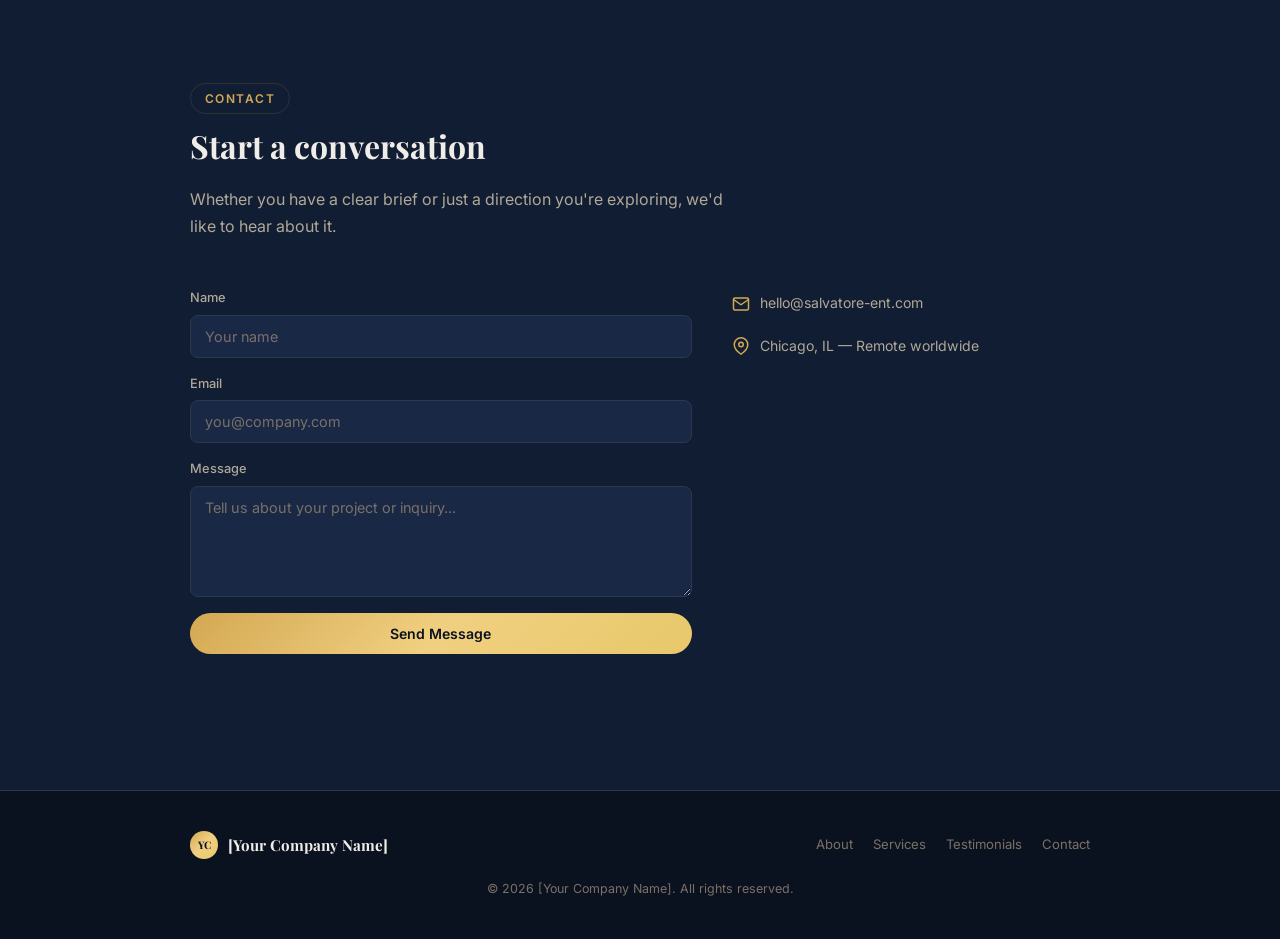
<file: salvatore/index.html>
<!DOCTYPE html>
<html lang="en">
<head>
  <meta charset="UTF-8" />
  <meta name="viewport" content="width=device-width, initial-scale=1.0" />
  <title>[Your Company Name] — Simple Plan</title>
  <link rel="preconnect" href="https://fonts.googleapis.com" />
  <link rel="preconnect" href="https://fonts.gstatic.com" crossorigin />
  <link href="https://fonts.googleapis.com/css2?family=Inter:wght@300;400;500;600;700;800&family=Playfair+Display:ital,wght@0,400;0,600;0,700;0,800;1,400&display=swap" rel="stylesheet" />
  <link rel="stylesheet" href="style.css" />
</head>
<body>

  <a href="https://www.nixon-studio.com" target="_blank" class="nixon-badge">Nixon Template</a>

  <div class="nav" id="nav">
    <div class="nav-inner">
      <a href="#" class="nav-brand">
        <span class="nav-logo">YC</span>
        <span class="nav-name">[Your Company Name]</span>
      </a>
      <div class="nav-links">
        <a href="#about" class="nav-link">About</a>
        <a href="#services" class="nav-link">Services</a>
        <a href="#testimonials" class="nav-link">Testimonials</a>
        <a href="#contact" class="nav-link">Contact</a>
      </div>
    </div>
  </div>

  <section class="hero" id="hero">
    <div class="hero-overlay"></div>
    <div class="hero-content">
      <p class="hero-suptitle reveal">Simple Plan</p>
      <h1 class="reveal">Strategy that turns<br /><span>ambition into results</span></h1>
      <p class="reveal">[Your Company Name] partners with organizations to clarify direction, sharpen execution, and build for what's next.</p>
      <div class="hero-actions reveal">
        <a href="#services" class="btn btn-primary">Explore Services</a>
        <a href="#contact" class="btn btn-outline">Get in Touch</a>
      </div>
    </div>
    <div class="hero-scroll">
      <span>Scroll</span>
    </div>
  </section>

  <section class="section" id="about">
    <div class="section-inner">
      <div class="section-label reveal">About</div>
      <h2 class="reveal">Built on trust,<br />defined by results</h2>
      <div class="about-content reveal">
        <p>For over a decade, [Your Company Name] has helped businesses navigate complexity with clear thinking and practical strategy. We don't offer generic templates — we take the time to understand each client's unique position, then build a plan that fits.</p>
        <p>Our team brings together experience across strategy, operations, finance, and technology. We've worked with startups finding their footing and established organizations looking to reinvent themselves. The common thread is a commitment to work that's both thoughtful and actionable.</p>
      </div>
      <div class="about-stats reveal">
        <div class="stat">
          <span class="stat-number">12+</span>
          <span class="stat-label">Years in practice</span>
        </div>
        <div class="stat">
          <span class="stat-number">80+</span>
          <span class="stat-label">Engagements delivered</span>
        </div>
        <div class="stat">
          <span class="stat-number">97%</span>
          <span class="stat-label">Client satisfaction</span>
        </div>
      </div>
    </div>
  </section>

  <section class="section section-alt" id="services">
    <div class="section-inner">
      <div class="section-label reveal">Services</div>
      <h2 class="reveal">What we do</h2>
      <p class="section-desc reveal">Focused expertise across the disciplines that matter most to growing organizations.</p>
      <div class="services-grid">
        <div class="service-card reveal">
          <div class="service-icon">
            <svg width="28" height="28" viewBox="0 0 24 24" fill="none" stroke="currentColor" stroke-width="1.8" stroke-linecap="round" stroke-linejoin="round"><path d="M12 20V10"/><path d="M18 20V4"/><path d="M6 20v-4"/></path></svg>
          </div>
          <h3>Strategy Consulting</h3>
          <p>Market positioning, growth planning, and organizational design. We help you see the full picture and choose the right path forward.</p>
        </div>
        <div class="service-card reveal">
          <div class="service-icon">
            <svg width="28" height="28" viewBox="0 0 24 24" fill="none" stroke="currentColor" stroke-width="1.8" stroke-linecap="round" stroke-linejoin="round"><circle cx="12" cy="12" r="3"/><path d="M19.4 15a1.65 1.65 0 0 0 .33 1.82l.06.06a2 2 0 0 1-2.83 2.83l-.06-.06a1.65 1.65 0 0 0-1.82-.33 1.65 1.65 0 0 0-1 1.51V21a2 2 0 0 1-4 0v-.09A1.65 1.65 0 0 0 9 19.4a1.65 1.65 0 0 0-1.82.33l-.06.06a2 2 0 0 1-2.83-2.83l.06-.06A1.65 1.65 0 0 0 4.68 15a1.65 1.65 0 0 0-1.51-1H3a2 2 0 0 1 0-4h.09A1.65 1.65 0 0 0 4.6 9a1.65 1.65 0 0 0-.33-1.82l-.06-.06a2 2 0 0 1 2.83-2.83l.06.06A1.65 1.65 0 0 0 9 4.68a1.65 1.65 0 0 0 1-1.51V3a2 2 0 0 1 4 0v.09a1.65 1.65 0 0 0 1 1.51 1.65 1.65 0 0 0 1.82-.33l.06-.06a2 2 0 0 1 2.83 2.83l-.06.06A1.65 1.65 0 0 0 19.4 9a1.65 1.65 0 0 0 1.51 1H21a2 2 0 0 1 0 4h-.09a1.65 1.65 0 0 0-1.51 1z"/></svg>
          </div>
          <h3>Operations &amp; Execution</h3>
          <p>Process improvement, supply chain optimization, and operational redesign. Turning strategic direction into daily reality.</p>
        </div>
        <div class="service-card reveal">
          <div class="service-icon">
            <svg width="28" height="28" viewBox="0 0 24 24" fill="none" stroke="currentColor" stroke-width="1.8" stroke-linecap="round" stroke-linejoin="round"><line x1="12" y1="1" x2="12" y2="23"/><path d="M17 5H9.5a3.5 3.5 0 0 0 0 7h5a3.5 3.5 0 0 1 0 7H6"/></svg>
          </div>
          <h3>Financial Advisory</h3>
          <p>Financial modeling, capital strategy, and risk assessment. Clear numbers and honest guidance for sound decision-making.</p>
        </div>
        <div class="service-card reveal">
          <div class="service-icon">
            <svg width="28" height="28" viewBox="0 0 24 24" fill="none" stroke="currentColor" stroke-width="1.8" stroke-linecap="round" stroke-linejoin="round"><rect x="2" y="3" width="20" height="14" rx="2" ry="2"/><line x1="8" y1="21" x2="16" y2="21"/><line x1="12" y1="17" x2="12" y2="21"/></svg>
          </div>
          <h3>Digital Transformation</h3>
          <p>Technology strategy, platform selection, and change management. Helping organizations adopt the right tools without the disruption.</p>
        </div>
      </div>
    </div>
  </section>

  <section class="section" id="testimonials">
    <div class="section-inner">
      <div class="section-label reveal">Testimonials</div>
      <h2 class="reveal">What our clients say</h2>
      <div class="testimonials-grid">
        <div class="testimonial-card reveal">
          <div class="testimonial-text">
            "Salvatore didn't just give us a strategy — they helped us actually execute it. Within six months we'd reorganized two divisions and seen measurable improvement in throughput."
          </div>
          <div class="testimonial-author">
            <div class="testimonial-avatar">MK</div>
            <div>
              <div class="testimonial-name">M. Kessler</div>
              <div class="testimonial-role">COO, Meridian Logistics</div>
            </div>
          </div>
        </div>
        <div class="testimonial-card reveal">
          <div class="testimonial-text">
            "What sets Salvatore apart is how well they listen. They didn't come in with assumptions — they asked questions, understood our context, and built something that actually worked for us."
          </div>
          <div class="testimonial-author">
            <div class="testimonial-avatar">JR</div>
            <div>
              <div class="testimonial-name">J. Rivera</div>
              <div class="testimonial-role">Founder, Riviera Partners</div>
            </div>
          </div>
        </div>
        <div class="testimonial-card reveal">
          <div class="testimonial-text">
            "We brought them in for a financial review and ended up restructuring our entire approach to capital allocation. The ROI on that engagement alone was substantial."
          </div>
          <div class="testimonial-author">
            <div class="testimonial-avatar">AT</div>
            <div>
              <div class="testimonial-name">A. Torres</div>
              <div class="testimonial-role">CFO, Northway Group</div>
            </div>
          </div>
        </div>
      </div>
    </div>
  </section>

  <section class="section section-alt" id="contact">
    <div class="section-inner">
      <div class="section-label reveal">Contact</div>
      <h2 class="reveal">Start a conversation</h2>
      <p class="section-desc reveal">Whether you have a clear brief or just a direction you're exploring, we'd like to hear about it.</p>
      <div class="contact-wrapper reveal">
        <form class="contact-form">
          <div class="form-group">
            <label for="name">Name</label>
            <input type="text" id="name" placeholder="Your name" required />
          </div>
          <div class="form-group">
            <label for="email">Email</label>
            <input type="email" id="email" placeholder="you@company.com" required />
          </div>
          <div class="form-group">
            <label for="message">Message</label>
            <textarea id="message" rows="5" placeholder="Tell us about your project or inquiry..."></textarea>
          </div>
          <button type="submit" class="btn btn-primary">Send Message</button>
          <p class="form-feedback"></p>
        </form>
        <div class="contact-info">
          <div class="contact-item">
            <svg width="18" height="18" viewBox="0 0 24 24" fill="none" stroke="currentColor" stroke-width="2" stroke-linecap="round" stroke-linejoin="round"><path d="M4 4h16c1.1 0 2 .9 2 2v12c0 1.1-.9 2-2 2H4c-1.1 0-2-.9-2-2V6c0-1.1.9-2 2-2z"/><polyline points="22,6 12,13 2,6"/></svg>
            <span>hello@salvatore-ent.com</span>
          </div>
          <div class="contact-item">
            <svg width="18" height="18" viewBox="0 0 24 24" fill="none" stroke="currentColor" stroke-width="2" stroke-linecap="round" stroke-linejoin="round"><path d="M21 10c0 7-9 13-9 13s-9-6-9-13a9 9 0 0 1 18 0z"/><circle cx="12" cy="10" r="3"/></svg>
            <span>Chicago, IL — Remote worldwide</span>
          </div>
        </div>
      </div>
    </div>
  </section>

  <footer class="footer">
    <div class="footer-inner">
      <div class="footer-brand">
        <span class="footer-logo">YC</span>
        <span>[Your Company Name]</span>
      </div>
      <div class="footer-links">
        <a href="#about">About</a>
        <a href="#services">Services</a>
        <a href="#testimonials">Testimonials</a>
        <a href="#contact">Contact</a>
      </div>
      <div class="footer-copy">&copy; 2026 [Your Company Name]. All rights reserved.</div>
    </div>
  </footer>

  <script src="script.js"></script>
</body>
</html>
</file>
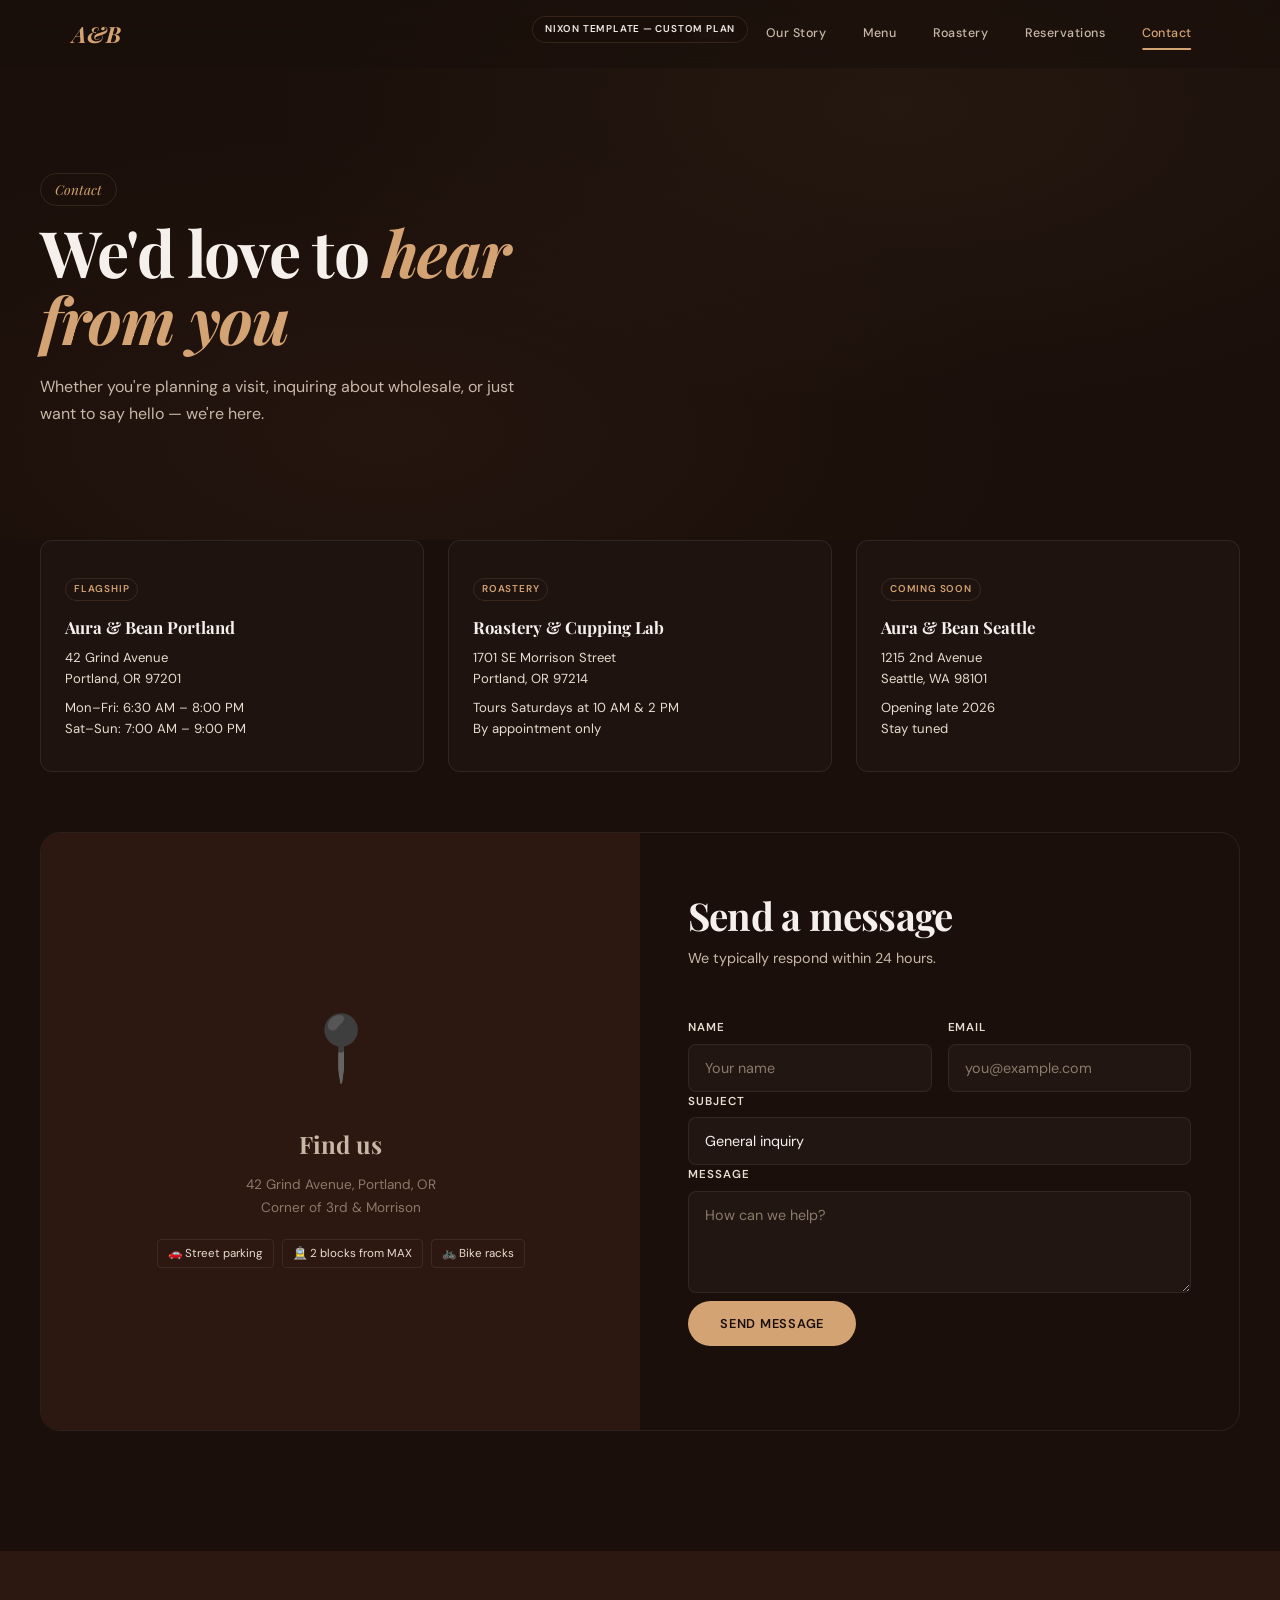
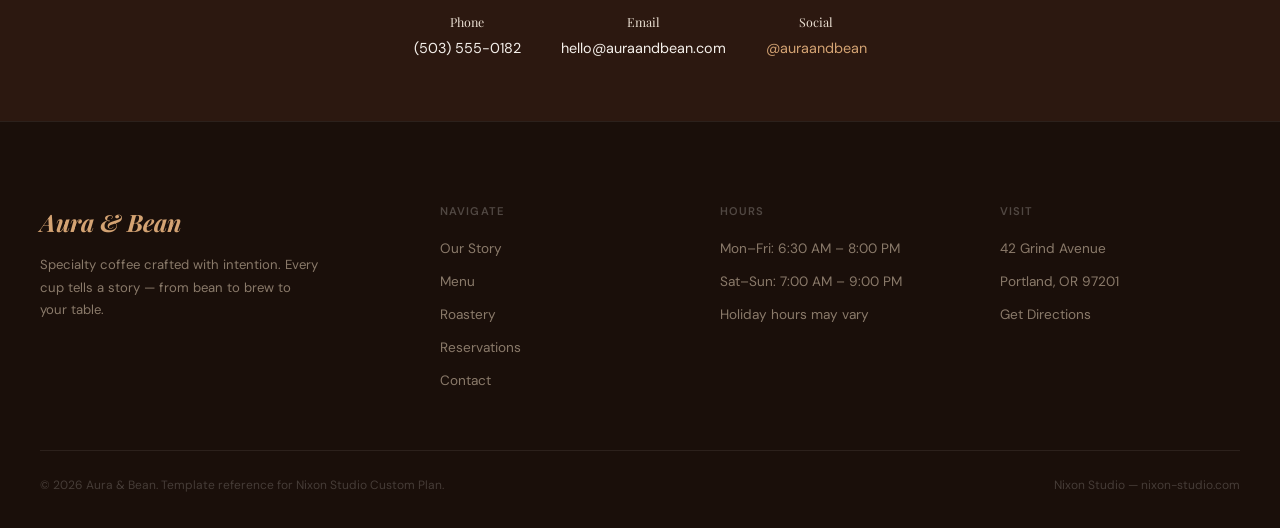
<file: aura-and-bean/contact.html>
<!DOCTYPE html>
<html lang="en">
<head>
  <meta charset="UTF-8" />
  <meta name="viewport" content="width=device-width, initial-scale=1.0" />
  <title>Contact — Aura &amp; Bean</title>
  <link rel="preconnect" href="https://fonts.googleapis.com" />
  <link rel="preconnect" href="https://fonts.gstatic.com" crossorigin />
  <link href="https://fonts.googleapis.com/css2?family=Playfair+Display:ital,wght@0,400;0,600;0,700;1,400;1,500;1,700&family=DM+Sans:opsz,wght@9..40,300;9..40,400;9..40,500;9..40,600;9..40,700&display=swap" rel="stylesheet" />
  <link rel="stylesheet" href="style.css" />
  <style>
    .contact-locations {
      display: grid;
      grid-template-columns: repeat(3, 1fr);
      gap: 24px;
      margin-bottom: 60px;
    }
    .location-card {
      background: rgba(245, 240, 235, 0.02);
      border: 1px solid var(--border);
      border-radius: var(--radius);
      padding: 32px 24px;
      transition: all var(--transition);
    }
    .location-card:hover { border-color: rgba(212, 163, 115, 0.2); transform: translateY(-2px); }
    .location-card h3 {
      font-family: 'Playfair Display', serif;
      font-size: 1.05rem;
      font-weight: 700;
      margin-bottom: 6px;
    }
    .location-card p {
      font-size: 0.82rem;
      color: var(--cream-dark);
      line-height: 1.6;
    }
    .location-card .loc-tag {
      display: inline-block;
      font-size: 0.62rem;
      font-weight: 600;
      letter-spacing: 0.08em;
      text-transform: uppercase;
      color: var(--gold);
      border: 1px solid rgba(212, 163, 115, 0.15);
      padding: 2px 8px;
      border-radius: 100px;
      margin-bottom: 12px;
    }
    @media (max-width: 768px) {
      .contact-locations { grid-template-columns: 1fr; }
    }
  </style>
</head>
<body>

  <a href="https://www.nixon-studio.com" target="_blank" class="nixon-badge">Nixon Template — Custom Plan</a>

  <header class="header" id="header">
    <div class="header-inner">
      <a href="index.html" class="header-brand">
        <span class="header-mark">A&amp;B</span>
      </a>
      <nav class="header-nav">
        <a href="index.html" class="header-link">Home</a>
        <a href="story.html" class="header-link">Our Story</a>
        <a href="menu.html" class="header-link">Menu</a>
        <a href="roastery.html" class="header-link">Roastery</a>
        <a href="reservations.html" class="header-link">Reservations</a>
        <a href="contact.html" class="header-link active">Contact</a>
      </nav>
      <button class="header-toggle" id="navToggle" aria-label="Menu">
        <span></span><span></span><span></span>
      </button>
    </div>
  </header>

  <section class="page-hero">
    <div class="page-hero-inner">
      <span class="section-label reveal">Contact</span>
      <h1 class="reveal">We'd love to <span>hear from you</span></h1>
      <p class="reveal">Whether you're planning a visit, inquiring about wholesale, or just want to say hello — we're here.</p>
    </div>
  </section>

  <section class="section" style="padding-top:0">
    <div class="section-inner">
      <div class="contact-locations reveal">
        <div class="location-card">
          <div class="loc-tag">Flagship</div>
          <h3>Aura &amp; Bean Portland</h3>
          <p>42 Grind Avenue<br />Portland, OR 97201</p>
          <p style="margin-top:8px">Mon–Fri: 6:30 AM – 8:00 PM<br />Sat–Sun: 7:00 AM – 9:00 PM</p>
        </div>
        <div class="location-card">
          <div class="loc-tag">Roastery</div>
          <h3>Roastery &amp; Cupping Lab</h3>
          <p>1701 SE Morrison Street<br />Portland, OR 97214</p>
          <p style="margin-top:8px">Tours Saturdays at 10 AM &amp; 2 PM<br />By appointment only</p>
        </div>
        <div class="location-card">
          <div class="loc-tag">Coming Soon</div>
          <h3>Aura &amp; Bean Seattle</h3>
          <p>1215 2nd Avenue<br />Seattle, WA 98101</p>
          <p style="margin-top:8px">Opening late 2026<br />Stay tuned</p>
        </div>
      </div>

      <div class="contact-split" style="min-height:auto;border:1px solid var(--border);border-radius:var(--radius-lg);overflow:hidden">
        <div class="contact-map" style="min-height:400px;display:flex;align-items:center;justify-content:center;background:var(--espresso-light)">
          <div class="contact-map-content">
            <div class="map-icon">📍</div>
            <h3>Find us</h3>
            <p style="max-width:240px;margin:0 auto">42 Grind Avenue, Portland, OR<br />Corner of 3rd &amp; Morrison</p>
            <div style="margin-top:20px;display:flex;justify-content:center;gap:8px;flex-wrap:wrap">
              <span style="font-size:0.72rem;color:var(--cream-dark);border:1px solid var(--border);padding:4px 10px;border-radius:4px">🚗 Street parking</span>
              <span style="font-size:0.72rem;color:var(--cream-dark);border:1px solid var(--border);padding:4px 10px;border-radius:4px">🚊 2 blocks from MAX</span>
              <span style="font-size:0.72rem;color:var(--cream-dark);border:1px solid var(--border);padding:4px 10px;border-radius:4px">🚲 Bike racks</span>
            </div>
          </div>
        </div>
        <div class="contact-form-panel" style="padding:60px 48px">
          <h2>Send a message</h2>
          <p>We typically respond within 24 hours.</p>
          <form class="contact-form-side" style="gap:16px;margin-top:8px">
            <div class="form-row-2">
              <div class="form-group" style="margin:0">
                <label>Name</label>
                <input type="text" placeholder="Your name" required />
              </div>
              <div class="form-group" style="margin:0">
                <label>Email</label>
                <input type="email" placeholder="you@example.com" required />
              </div>
            </div>
            <div class="form-group" style="margin:0">
              <label>Subject</label>
              <select>
                <option>General inquiry</option>
                <option>Wholesale</option>
                <option>Private event</option>
                <option>Catering</option>
                <option>Press</option>
                <option>Other</option>
              </select>
            </div>
            <div class="form-group" style="margin:0">
              <label>Message</label>
              <textarea rows="4" placeholder="How can we help?" required></textarea>
            </div>
            <button type="submit" class="btn btn-primary">Send Message</button>
            <p class="form-feedback"></p>
          </form>
        </div>
      </div>
    </div>
  </section>

  <section class="section section-alt" style="padding:60px 32px;text-align:center">
    <div class="section-inner">
      <div style="display:flex;justify-content:center;gap:40px;flex-wrap:wrap">
        <div><div style="font-family:'Playfair Display',serif;font-size:0.78rem;color:var(--cream-dark);margin-bottom:4px">Phone</div><div style="font-size:0.9rem">(503) 555-0182</div></div>
        <div><div style="font-family:'Playfair Display',serif;font-size:0.78rem;color:var(--cream-dark);margin-bottom:4px">Email</div><div style="font-size:0.9rem">hello@auraandbean.com</div></div>
        <div><div style="font-family:'Playfair Display',serif;font-size:0.78rem;color:var(--cream-dark);margin-bottom:4px">Social</div><div style="font-size:0.9rem;color:var(--gold)">@auraandbean</div></div>
      </div>
    </div>
  </section>

  <footer class="footer">
    <div class="footer-inner">
      <div class="footer-grid">
        <div>
          <div class="footer-brand">Aura &amp; Bean</div>
          <p class="footer-desc">Specialty coffee crafted with intention. Every cup tells a story — from bean to brew to your table.</p>
        </div>
        <div class="footer-col">
          <h4>Navigate</h4>
          <a href="story.html">Our Story</a>
          <a href="menu.html">Menu</a>
          <a href="roastery.html">Roastery</a>
          <a href="reservations.html">Reservations</a>
          <a href="contact.html">Contact</a>
        </div>
        <div class="footer-col">
          <h4>Hours</h4>
          <a>Mon–Fri: 6:30 AM – 8:00 PM</a>
          <a>Sat–Sun: 7:00 AM – 9:00 PM</a>
          <a>Holiday hours may vary</a>
        </div>
        <div class="footer-col">
          <h4>Visit</h4>
          <a>42 Grind Avenue</a>
          <a>Portland, OR 97201</a>
          <a href="contact.html">Get Directions</a>
        </div>
      </div>
      <div class="footer-bottom">
        <span>&copy; 2026 Aura &amp; Bean. Template reference for Nixon Studio Custom Plan.</span>
        <span>Nixon Studio — nixon-studio.com</span>
      </div>
    </div>
  </footer>

  <script src="script.js"></script>
</body>
</html>
</file>
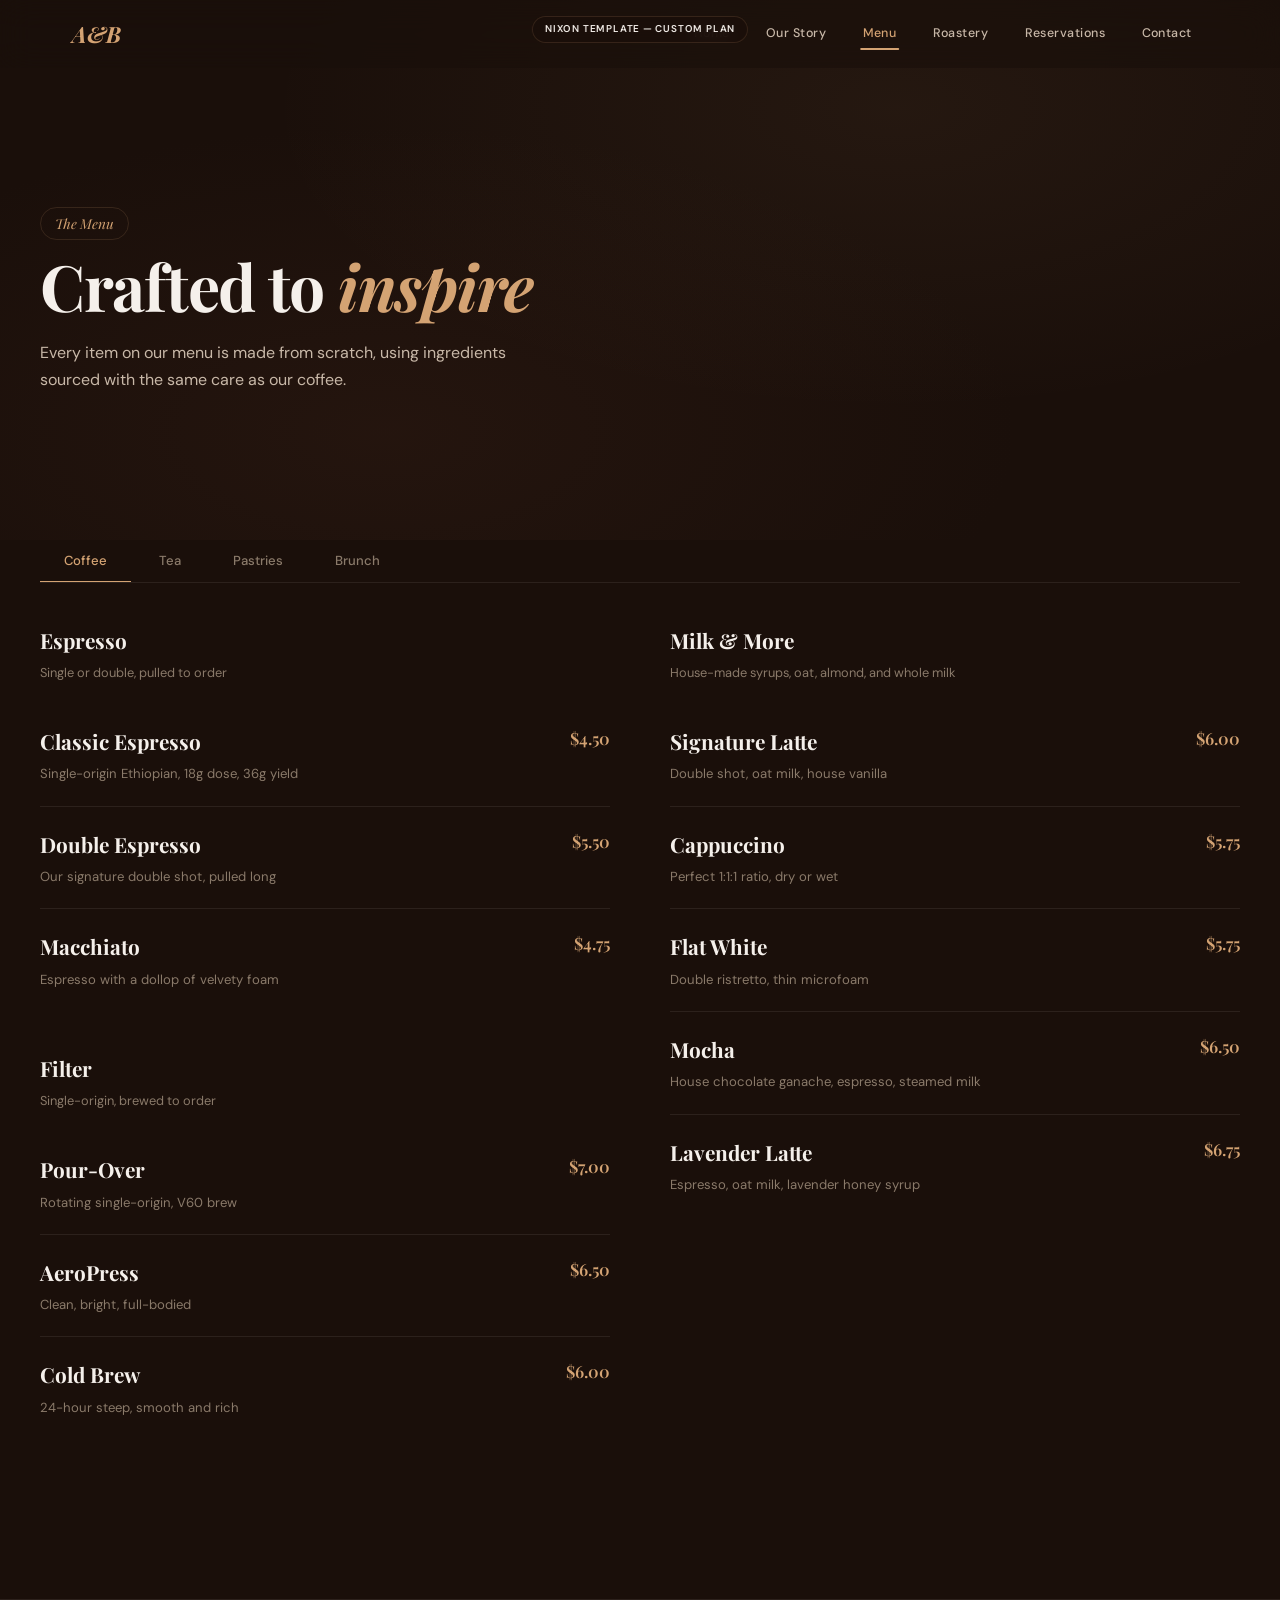
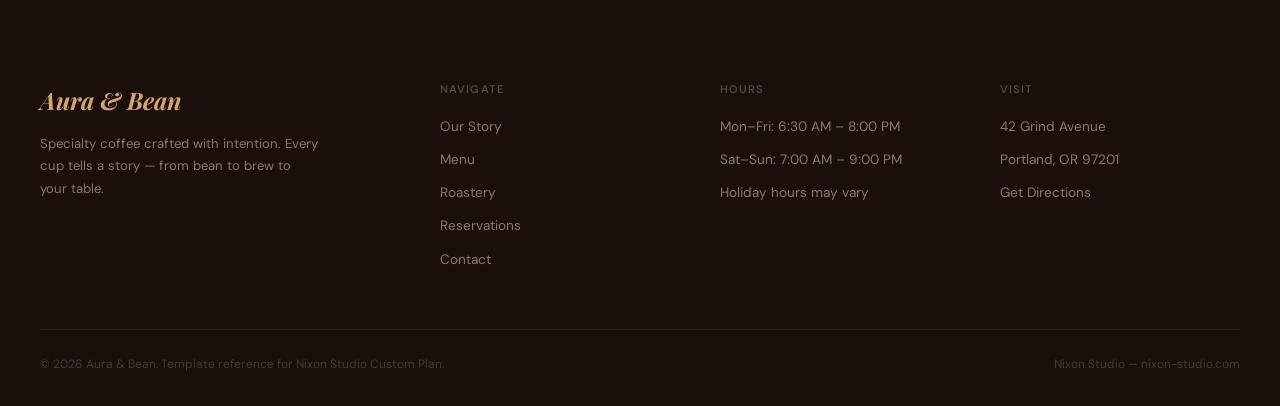
<file: aura-and-bean/menu.html>
<!DOCTYPE html>
<html lang="en">
<head>
  <meta charset="UTF-8" />
  <meta name="viewport" content="width=device-width, initial-scale=1.0" />
  <title>Menu — Aura &amp; Bean</title>
  <link rel="preconnect" href="https://fonts.googleapis.com" />
  <link rel="preconnect" href="https://fonts.gstatic.com" crossorigin />
  <link href="https://fonts.googleapis.com/css2?family=Playfair+Display:ital,wght@0,400;0,600;0,700;1,400;1,500;1,700&family=DM+Sans:opsz,wght@9..40,300;9..40,400;9..40,500;9..40,600;9..40,700&display=swap" rel="stylesheet" />
  <link rel="stylesheet" href="style.css" />
  <style>
    .menu-layout { display: grid; grid-template-columns: 1fr 1fr; gap: 60px; align-items: start; }
    .menu-column { min-width: 0; }
    .menu-category { margin-bottom: 40px; }
    .menu-category h3 {
      font-family: 'Playfair Display', serif;
      font-size: 1.3rem;
      font-weight: 700;
      margin-bottom: 4px;
    }
    .menu-category > p {
      font-size: 0.8rem;
      color: var(--text-muted);
      margin-bottom: 20px;
    }
    @media (max-width: 900px) {
      .menu-layout { grid-template-columns: 1fr; gap: 0; }
    }
  </style>
</head>
<body>

  <a href="https://www.nixon-studio.com" target="_blank" class="nixon-badge">Nixon Template — Custom Plan</a>

  <img id="menuPreview" class="hover-img-preview" alt="Preview" />

  <header class="header" id="header">
    <div class="header-inner">
      <a href="index.html" class="header-brand">
        <span class="header-mark">A&amp;B</span>
      </a>
      <nav class="header-nav">
        <a href="index.html" class="header-link">Home</a>
        <a href="story.html" class="header-link">Our Story</a>
        <a href="menu.html" class="header-link active">Menu</a>
        <a href="roastery.html" class="header-link">Roastery</a>
        <a href="reservations.html" class="header-link">Reservations</a>
        <a href="contact.html" class="header-link">Contact</a>
      </nav>
      <button class="header-toggle" id="navToggle" aria-label="Menu">
        <span></span><span></span><span></span>
      </button>
    </div>
  </header>

  <section class="page-hero">
    <div class="page-hero-inner">
      <span class="section-label reveal">The Menu</span>
      <h1 class="reveal">Crafted to <span>inspire</span></h1>
      <p class="reveal">Every item on our menu is made from scratch, using ingredients sourced with the same care as our coffee.</p>
    </div>
  </section>

  <div class="section" style="padding-top:0">
    <div class="section-inner">
      <div class="tabs-nav reveal">
        <button class="tab-btn active" data-tab="coffee">Coffee</button>
        <button class="tab-btn" data-tab="tea">Tea</button>
        <button class="tab-btn" data-tab="pastries">Pastries</button>
        <button class="tab-btn" data-tab="brunch">Brunch</button>
      </div>

      <div id="coffee" class="tab-content active reveal">
        <div class="menu-layout">
          <div class="menu-column">
            <div class="menu-category">
              <h3>Espresso</h3>
              <p>Single or double, pulled to order</p>
              <div class="menu-item" data-preview="images/espresso-classic.jpg">
                <div class="menu-item-info"><h3>Classic Espresso</h3><p>Single-origin Ethiopian, 18g dose, 36g yield</p></div>
                <span class="menu-item-price">$4.50</span>
              </div>
              <div class="menu-item" data-preview="images/espresso-double.png">
                <div class="menu-item-info"><h3>Double Espresso</h3><p>Our signature double shot, pulled long</p></div>
                <span class="menu-item-price">$5.50</span>
              </div>
              <div class="menu-item" data-preview="images/macchiato.png">
                <div class="menu-item-info"><h3>Macchiato</h3><p>Espresso with a dollop of velvety foam</p></div>
                <span class="menu-item-price">$4.75</span>
              </div>
            </div>
            <div class="menu-category">
              <h3>Filter</h3>
              <p>Single-origin, brewed to order</p>
              <div class="menu-item" data-preview="images/filter.jpg">
                <div class="menu-item-info"><h3>Pour-Over</h3><p>Rotating single-origin, V60 brew</p></div>
                <span class="menu-item-price">$7.00</span>
              </div>
              <div class="menu-item" data-preview="images/filter.jpg">
                <div class="menu-item-info"><h3>AeroPress</h3><p>Clean, bright, full-bodied</p></div>
                <span class="menu-item-price">$6.50</span>
              </div>
              <div class="menu-item" data-preview="images/filter.jpg">
                <div class="menu-item-info"><h3>Cold Brew</h3><p>24-hour steep, smooth and rich</p></div>
                <span class="menu-item-price">$6.00</span>
              </div>
            </div>
          </div>
          <div class="menu-column">
            <div class="menu-category">
              <h3>Milk &amp; More</h3>
              <p>House-made syrups, oat, almond, and whole milk</p>
              <div class="menu-item" data-preview="images/latte-signature.jpg">
                <div class="menu-item-info"><h3>Signature Latte</h3><p>Double shot, oat milk, house vanilla</p></div>
                <span class="menu-item-price">$6.00</span>
              </div>
              <div class="menu-item" data-preview="images/cappuccino.jpg">
                <div class="menu-item-info"><h3>Cappuccino</h3><p>Perfect 1:1:1 ratio, dry or wet</p></div>
                <span class="menu-item-price">$5.75</span>
              </div>
              <div class="menu-item" data-preview="images/flat-white.jpg">
                <div class="menu-item-info"><h3>Flat White</h3><p>Double ristretto, thin microfoam</p></div>
                <span class="menu-item-price">$5.75</span>
              </div>
              <div class="menu-item" data-preview="images/mocha.jpg">
                <div class="menu-item-info"><h3>Mocha</h3><p>House chocolate ganache, espresso, steamed milk</p></div>
                <span class="menu-item-price">$6.50</span>
              </div>
              <div class="menu-item" data-preview="images/latte-lavender.jpg">
                <div class="menu-item-info"><h3>Lavender Latte</h3><p>Espresso, oat milk, lavender honey syrup</p></div>
                <span class="menu-item-price">$6.75</span>
              </div>
            </div>
          </div>
        </div>
      </div>

      <div id="tea" class="tab-content reveal">
        <div class="menu-layout">
          <div class="menu-column">
            <div class="menu-category">
              <h3>Loose Leaf</h3>
              <p>Sourced from artisan growers</p>
              <div class="menu-item"><div class="menu-item-info"><h3>Jasmine Silver Needle</h3><p>White tea, floral, delicate</p></div><span class="menu-item-price">$5.50</span></div>
              <div class="menu-item"><div class="menu-item-info"><h3>Earl Grey</h3><p>Bergamot, citrus notes</p></div><span class="menu-item-price">$4.50</span></div>
              <div class="menu-item"><div class="menu-item-info"><h3>Matcha Latte</h3><p>Ceremonial grade, oat milk</p></div><span class="menu-item-price">$6.50</span></div>
              <div class="menu-item"><div class="menu-item-info"><h3>Chai Latte</h3><p>House-spiced, honey sweetened</p></div><span class="menu-item-price">$6.00</span></div>
            </div>
          </div>
          <div class="menu-column">
            <div class="menu-category">
              <h3>Herbal</h3>
              <p>Caffeine-free infusions</p>
              <div class="menu-item"><div class="menu-item-info"><h3>Chamomile Lavender</h3><p>Calming, floral</p></div><span class="menu-item-price">$4.50</span></div>
              <div class="menu-item"><div class="menu-item-info"><h3>Peppermint</h3><p>Fresh, invigorating</p></div><span class="menu-item-price">$4.00</span></div>
              <div class="menu-item"><div class="menu-item-info"><h3>Ginger Turmeric</h3><p>Warming, earthy</p></div><span class="menu-item-price">$4.50</span></div>
            </div>
          </div>
        </div>
      </div>

      <div id="pastries" class="tab-content reveal">
        <div class="menu-layout">
          <div class="menu-column">
            <div class="menu-category">
              <h3>Baked Fresh Daily</h3>
              <p>From our in-house pastry kitchen</p>
              <div class="menu-item"><div class="menu-item-info"><h3>Croissant</h3><p>Classic butter, 72-hour laminated dough</p></div><span class="menu-item-price">$5.00</span></div>
              <div class="menu-item"><div class="menu-item-info"><h3>Almond Croissant</h3><p>Frangipane filling, toasted almonds</p></div><span class="menu-item-price">$6.00</span></div>
              <div class="menu-item"><div class="menu-item-info"><h3>Cinnamon Roll</h3><p>Brown butter glaze, house caramel</p></div><span class="menu-item-price">$5.50</span></div>
              <div class="menu-item"><div class="menu-item-info"><h3>Morning Bun</h3><p>Orange zest, vanilla bean, pearl sugar</p></div><span class="menu-item-price">$4.75</span></div>
            </div>
          </div>
          <div class="menu-column">
            <div class="menu-category">
              <h3>Sweet &amp; Savory</h3>
              <div class="menu-item"><div class="menu-item-info"><h3>Biscuit &amp; Jam</h3><p>Buttermilk biscuit, seasonal preserves</p></div><span class="menu-item-price">$4.50</span></div>
              <div class="menu-item"><div class="menu-item-info"><h3>Ham &amp; Cheese Scone</h3><p>Gruyère, black pepper honey</p></div><span class="menu-item-price">$5.50</span></div>
              <div class="menu-item"><div class="menu-item-info"><h3>Brown Butter Cookie</h3><p>Sea salt, dark chocolate chips</p></div><span class="menu-item-price">$3.50</span></div>
            </div>
          </div>
        </div>
      </div>

      <div id="brunch" class="tab-content reveal">
        <div class="menu-layout">
          <div class="menu-column">
            <div class="menu-category">
              <h3>Morning Plates</h3>
              <p>Served until 2:00 PM</p>
              <div class="menu-item"><div class="menu-item-info"><h3>Avocado Toast</h3><p>Sourdough, smashed avocado, chili flake, lime</p></div><span class="menu-item-price">$12.00</span></div>
              <div class="menu-item"><div class="menu-item-info"><h3>Shakshuka</h3><p>Poached eggs, spiced tomato, crusty bread</p></div><span class="menu-item-price">$14.00</span></div>
              <div class="menu-item"><div class="menu-item-info"><h3>Granola Bowl</h3><p>House granola, Greek yogurt, seasonal fruit</p></div><span class="menu-item-price">$11.00</span></div>
            </div>
          </div>
          <div class="menu-column">
            <div class="menu-category">
              <h3>To Share</h3>
              <div class="menu-item"><div class="menu-item-info"><h3>Pastry Basket</h3><p>Selection of 3 pastries, house jam, butter</p></div><span class="menu-item-price">$12.00</span></div>
              <div class="menu-item"><div class="menu-item-info"><h3>Cheese Board</h3><p>Local cheeses, honeycomb, crackers, dried fruit</p></div><span class="menu-item-price">$18.00</span></div>
            </div>
          </div>
        </div>
      </div>
    </div>
  </div>

  <footer class="footer">
    <div class="footer-inner">
      <div class="footer-grid">
        <div>
          <div class="footer-brand">Aura &amp; Bean</div>
          <p class="footer-desc">Specialty coffee crafted with intention. Every cup tells a story — from bean to brew to your table.</p>
        </div>
        <div class="footer-col">
          <h4>Navigate</h4>
          <a href="story.html">Our Story</a>
          <a href="menu.html">Menu</a>
          <a href="roastery.html">Roastery</a>
          <a href="reservations.html">Reservations</a>
          <a href="contact.html">Contact</a>
        </div>
        <div class="footer-col">
          <h4>Hours</h4>
          <a>Mon–Fri: 6:30 AM – 8:00 PM</a>
          <a>Sat–Sun: 7:00 AM – 9:00 PM</a>
          <a>Holiday hours may vary</a>
        </div>
        <div class="footer-col">
          <h4>Visit</h4>
          <a>42 Grind Avenue</a>
          <a>Portland, OR 97201</a>
          <a href="contact.html">Get Directions</a>
        </div>
      </div>
      <div class="footer-bottom">
        <span>&copy; 2026 Aura &amp; Bean. Template reference for Nixon Studio Custom Plan.</span>
        <span>Nixon Studio — nixon-studio.com</span>
      </div>
    </div>
  </footer>

  <script src="script.js"></script>
</body>
</html>
</file>
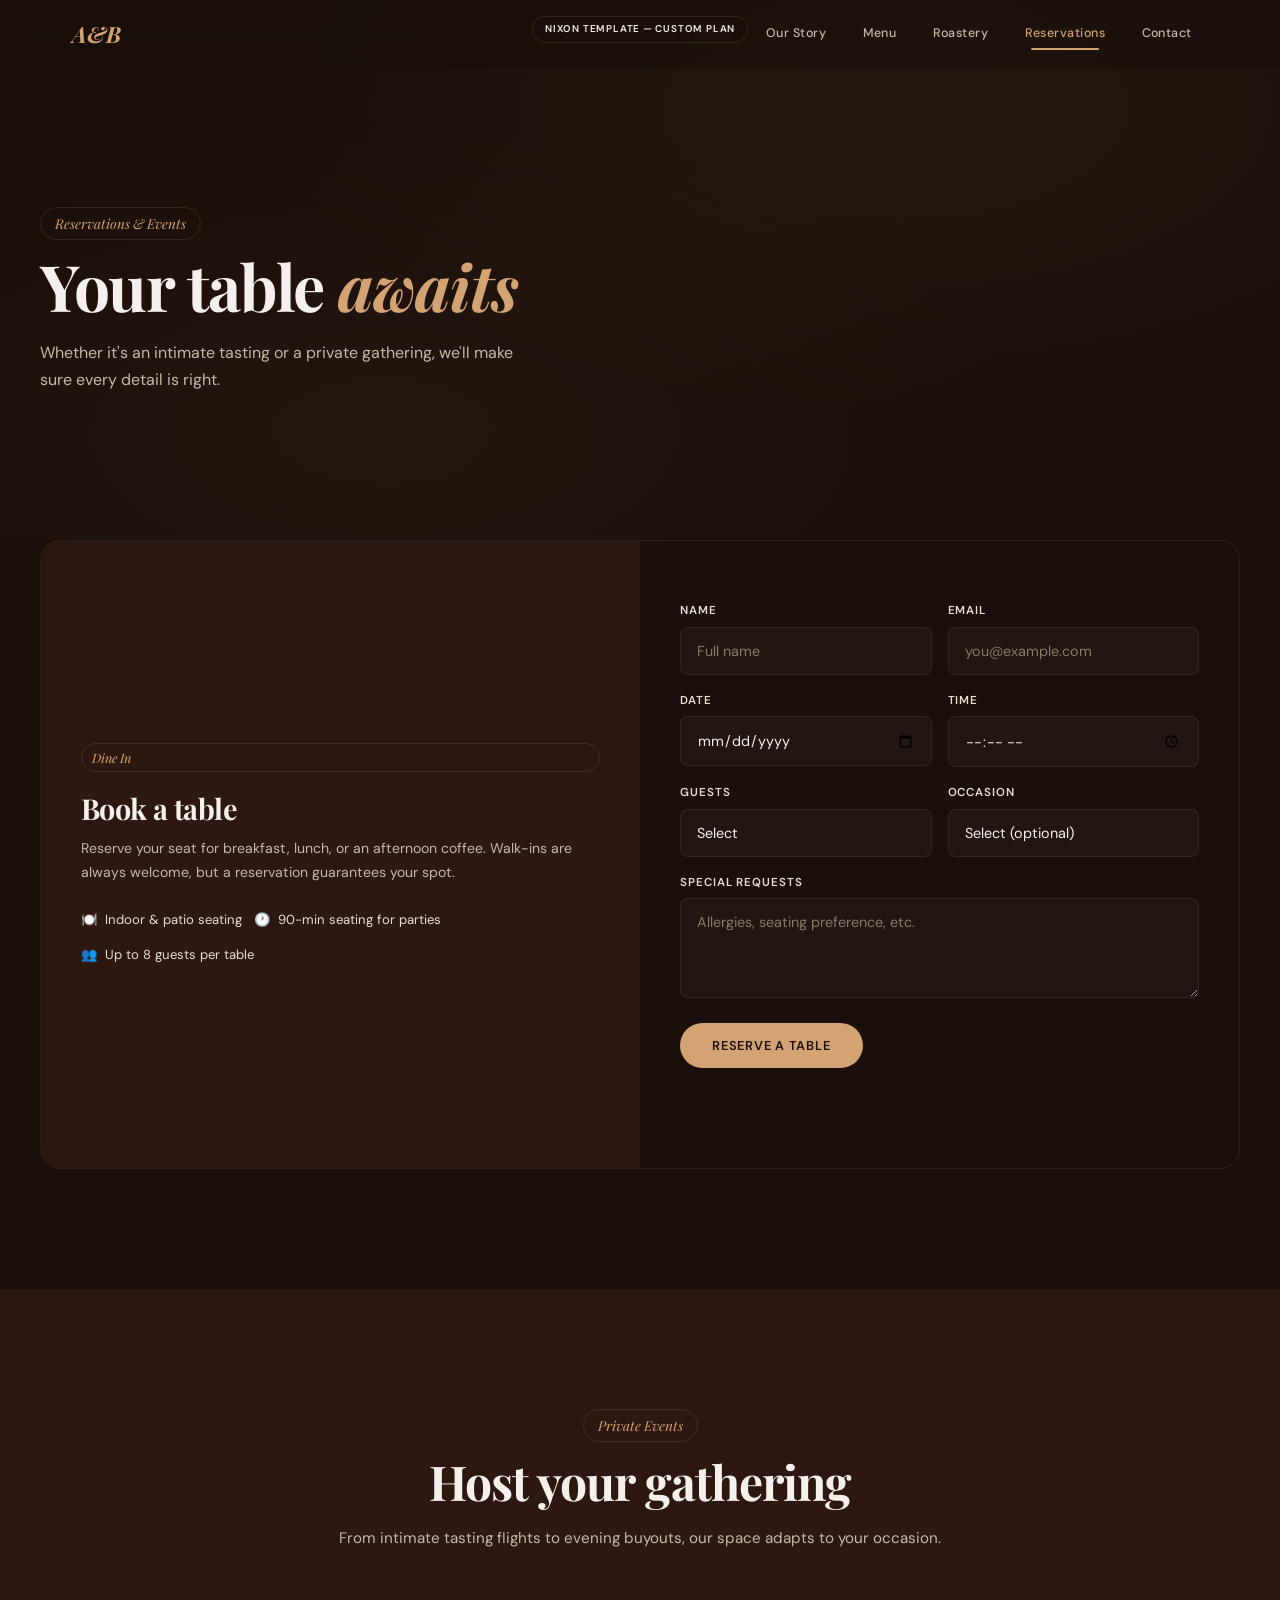
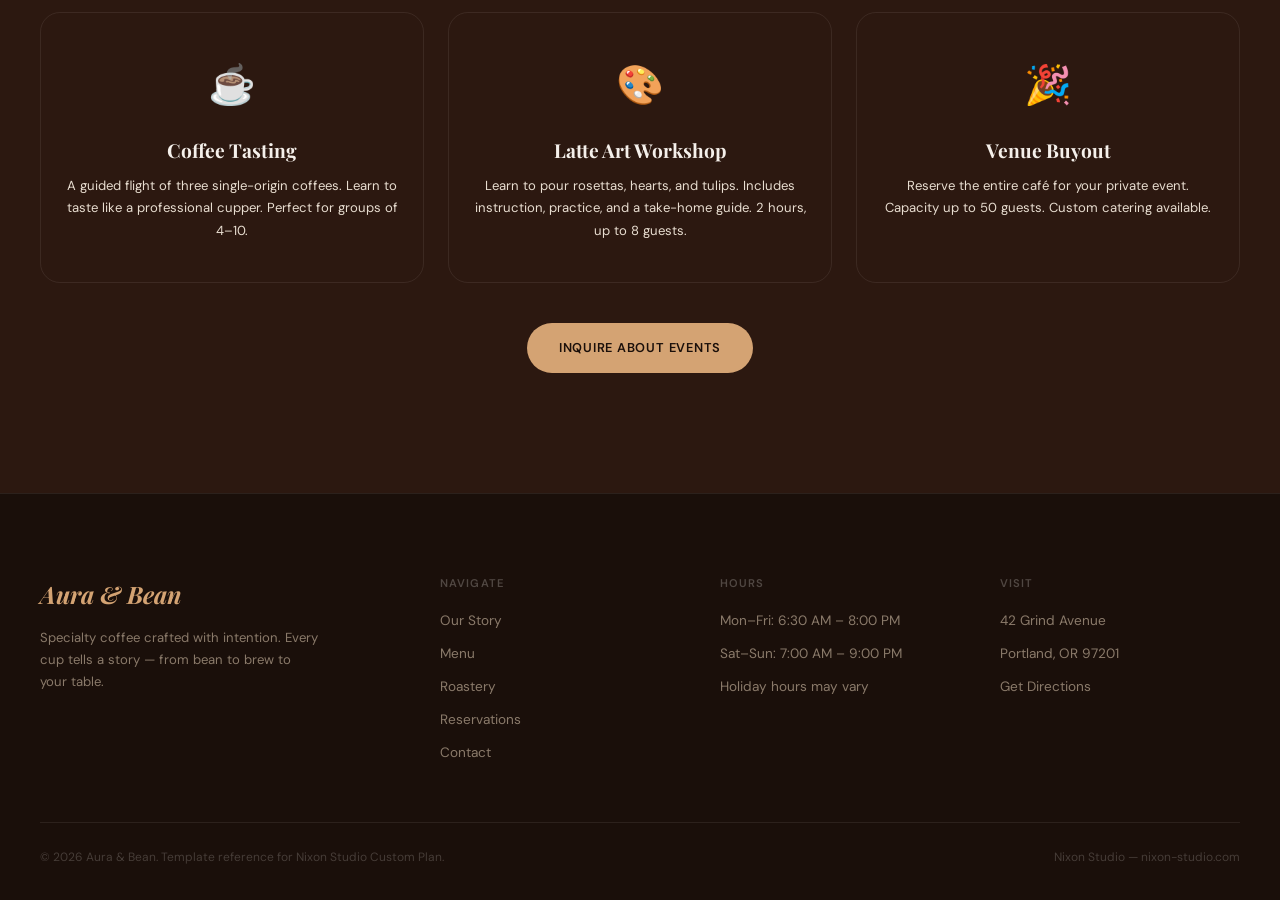
<file: aura-and-bean/reservations.html>
<!DOCTYPE html>
<html lang="en">
<head>
  <meta charset="UTF-8" />
  <meta name="viewport" content="width=device-width, initial-scale=1.0" />
  <title>Reservations — Aura &amp; Bean</title>
  <link rel="preconnect" href="https://fonts.googleapis.com" />
  <link rel="preconnect" href="https://fonts.gstatic.com" crossorigin />
  <link href="https://fonts.googleapis.com/css2?family=Playfair+Display:ital,wght@0,400;0,600;0,700;1,400;1,500;1,700&family=DM+Sans:opsz,wght@9..40,300;9..40,400;9..40,500;9..40,600;9..40,700&display=swap" rel="stylesheet" />
  <link rel="stylesheet" href="style.css" />
</head>
<body>

  <a href="https://www.nixon-studio.com" target="_blank" class="nixon-badge">Nixon Template — Custom Plan</a>

  <header class="header" id="header">
    <div class="header-inner">
      <a href="index.html" class="header-brand">
        <span class="header-mark">A&amp;B</span>
      </a>
      <nav class="header-nav">
        <a href="index.html" class="header-link">Home</a>
        <a href="story.html" class="header-link">Our Story</a>
        <a href="menu.html" class="header-link">Menu</a>
        <a href="roastery.html" class="header-link">Roastery</a>
        <a href="reservations.html" class="header-link active">Reservations</a>
        <a href="contact.html" class="header-link">Contact</a>
      </nav>
      <button class="header-toggle" id="navToggle" aria-label="Menu">
        <span></span><span></span><span></span>
      </button>
    </div>
  </header>

  <section class="page-hero">
    <div class="page-hero-inner">
      <span class="section-label reveal">Reservations &amp; Events</span>
      <h1 class="reveal">Your table <span>awaits</span></h1>
      <p class="reveal">Whether it's an intimate tasting or a private gathering, we'll make sure every detail is right.</p>
    </div>
  </section>

  <section class="section" style="padding-top:0">
    <div class="section-inner">
      <div class="contact-split" style="min-height:auto;border:1px solid var(--border);border-radius:var(--radius-lg);overflow:hidden">
        <div style="background:var(--espresso-light);padding:60px 40px;display:flex;flex-direction:column;justify-content:center">
          <span class="section-label" style="font-size:0.8rem;padding:3px 10px;">Dine In</span>
          <h2 style="font-family:'Playfair Display',serif;font-size:1.8rem;font-weight:700;margin-bottom:12px;margin-top:8px">Book a table</h2>
          <p style="color:var(--text-secondary);font-size:0.88rem;line-height:1.7;margin-bottom:24px">Reserve your seat for breakfast, lunch, or an afternoon coffee. Walk-ins are always welcome, but a reservation guarantees your spot.</p>
          <div style="display:flex;gap:12px;flex-wrap:wrap">
            <div style="display:flex;align-items:center;gap:8px;font-size:0.82rem;color:var(--cream-dark)">
              <span style="color:var(--gold)">🍽️</span> Indoor &amp; patio seating
            </div>
            <div style="display:flex;align-items:center;gap:8px;font-size:0.82rem;color:var(--cream-dark)">
              <span style="color:var(--gold)">🕐</span> 90-min seating for parties
            </div>
            <div style="display:flex;align-items:center;gap:8px;font-size:0.82rem;color:var(--cream-dark)">
              <span style="color:var(--gold)">👥</span> Up to 8 guests per table
            </div>
          </div>
        </div>
        <div style="padding:60px 40px">
          <form class="booking-form" style="display:flex;flex-direction:column;gap:16px">
            <div class="form-row-2">
              <div class="form-group" style="margin:0">
                <label>Name</label>
                <input type="text" placeholder="Full name" required />
              </div>
              <div class="form-group" style="margin:0">
                <label>Email</label>
                <input type="email" placeholder="you@example.com" required />
              </div>
            </div>
            <div class="form-row-2">
              <div class="form-group" style="margin:0">
                <label>Date</label>
                <input type="date" required />
              </div>
              <div class="form-group" style="margin:0">
                <label>Time</label>
                <input type="time" required />
              </div>
            </div>
            <div class="form-row-2">
              <div class="form-group" style="margin:0">
                <label>Guests</label>
                <select required style="color:var(--text)">
                  <option value="">Select</option>
                  <option>1 guest</option>
                  <option>2 guests</option>
                  <option>3 guests</option>
                  <option>4 guests</option>
                  <option>5 guests</option>
                  <option>6 guests</option>
                  <option>7 guests</option>
                  <option>8 guests</option>
                </select>
              </div>
              <div class="form-group" style="margin:0">
                <label>Occasion</label>
                <select>
                  <option value="">Select (optional)</option>
                  <option>Casual visit</option>
                  <option>Birthday</option>
                  <option>Anniversary</option>
                  <option>Business meeting</option>
                  <option>Other</option>
                </select>
              </div>
            </div>
            <div class="form-group" style="margin:0">
              <label>Special requests</label>
              <textarea rows="2" placeholder="Allergies, seating preference, etc."></textarea>
            </div>
            <button type="submit" class="btn btn-primary" style="align-self:flex-start">Reserve a Table</button>
            <p class="form-feedback"></p>
          </form>
        </div>
      </div>
    </div>
  </section>

  <section class="section section-alt">
    <div class="section-inner">
      <div class="section-header centered reveal">
        <span class="section-label">Private Events</span>
        <h2>Host your gathering</h2>
        <p class="section-desc">From intimate tasting flights to evening buyouts, our space adapts to your occasion.</p>
      </div>
      <div class="grid-3 reveal">
        <div style="text-align:center;padding:40px 24px;border:1px solid var(--border);border-radius:var(--radius-lg)">
          <div style="font-size:2.4rem;margin-bottom:16px">☕</div>
          <h3 style="font-family:'Playfair Display',serif;font-size:1.2rem;font-weight:700;margin-bottom:8px">Coffee Tasting</h3>
          <p style="font-size:0.82rem;color:var(--cream-dark);line-height:1.7">A guided flight of three single-origin coffees. Learn to taste like a professional cupper. Perfect for groups of 4&ndash;10.</p>
        </div>
        <div style="text-align:center;padding:40px 24px;border:1px solid var(--border);border-radius:var(--radius-lg)">
          <div style="font-size:2.4rem;margin-bottom:16px">🎨</div>
          <h3 style="font-family:'Playfair Display',serif;font-size:1.2rem;font-weight:700;margin-bottom:8px">Latte Art Workshop</h3>
          <p style="font-size:0.82rem;color:var(--cream-dark);line-height:1.7">Learn to pour rosettas, hearts, and tulips. Includes instruction, practice, and a take-home guide. 2 hours, up to 8 guests.</p>
        </div>
        <div style="text-align:center;padding:40px 24px;border:1px solid var(--border);border-radius:var(--radius-lg)">
          <div style="font-size:2.4rem;margin-bottom:16px">🎉</div>
          <h3 style="font-family:'Playfair Display',serif;font-size:1.2rem;font-weight:700;margin-bottom:8px">Venue Buyout</h3>
          <p style="font-size:0.82rem;color:var(--cream-dark);line-height:1.7">Reserve the entire café for your private event. Capacity up to 50 guests. Custom catering available.</p>
        </div>
      </div>
      <div class="reveal" style="text-align:center;margin-top:40px">
        <a href="contact.html" class="btn btn-primary">Inquire About Events</a>
      </div>
    </div>
  </section>

  <footer class="footer">
    <div class="footer-inner">
      <div class="footer-grid">
        <div>
          <div class="footer-brand">Aura &amp; Bean</div>
          <p class="footer-desc">Specialty coffee crafted with intention. Every cup tells a story — from bean to brew to your table.</p>
        </div>
        <div class="footer-col">
          <h4>Navigate</h4>
          <a href="story.html">Our Story</a>
          <a href="menu.html">Menu</a>
          <a href="roastery.html">Roastery</a>
          <a href="reservations.html">Reservations</a>
          <a href="contact.html">Contact</a>
        </div>
        <div class="footer-col">
          <h4>Hours</h4>
          <a>Mon–Fri: 6:30 AM – 8:00 PM</a>
          <a>Sat–Sun: 7:00 AM – 9:00 PM</a>
          <a>Holiday hours may vary</a>
        </div>
        <div class="footer-col">
          <h4>Visit</h4>
          <a>42 Grind Avenue</a>
          <a>Portland, OR 97201</a>
          <a href="contact.html">Get Directions</a>
        </div>
      </div>
      <div class="footer-bottom">
        <span>&copy; 2026 Aura &amp; Bean. Template reference for Nixon Studio Custom Plan.</span>
        <span>Nixon Studio — nixon-studio.com</span>
      </div>
    </div>
  </footer>

  <script src="script.js"></script>
</body>
</html>
</file>
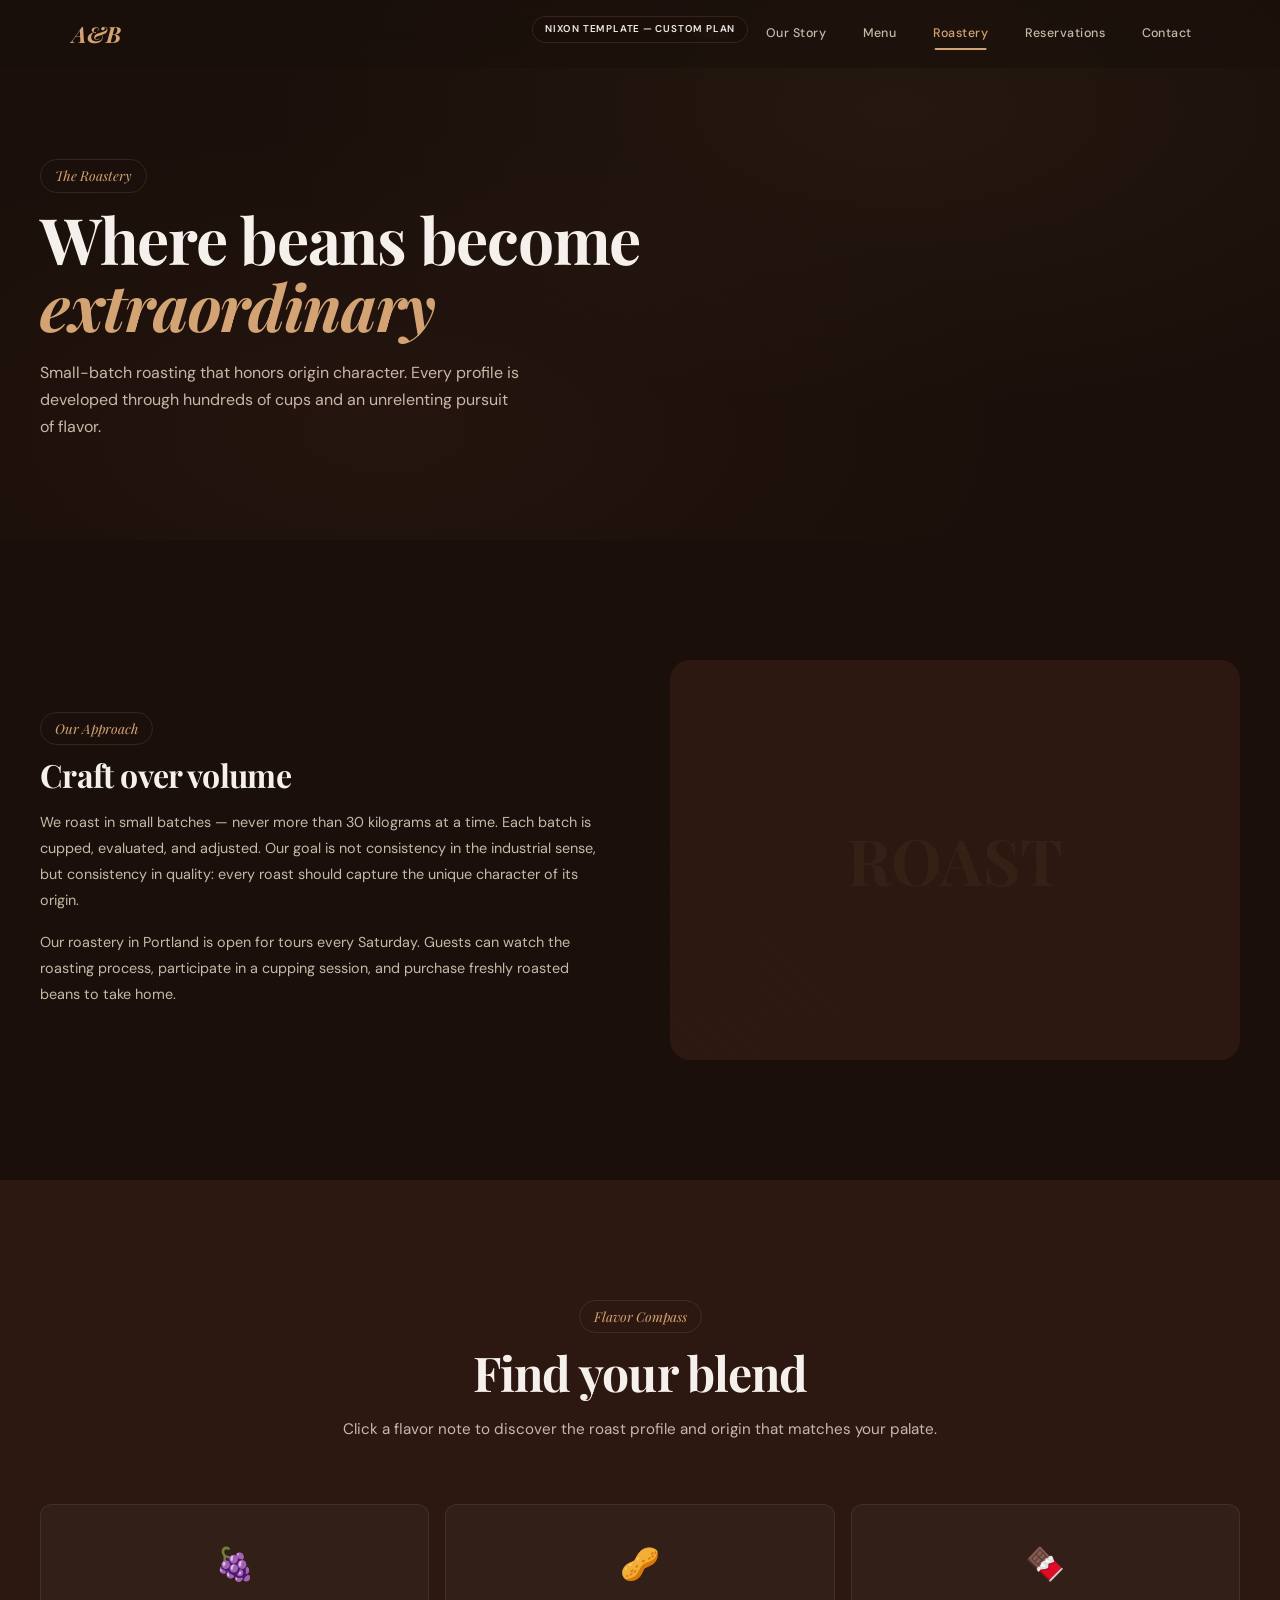
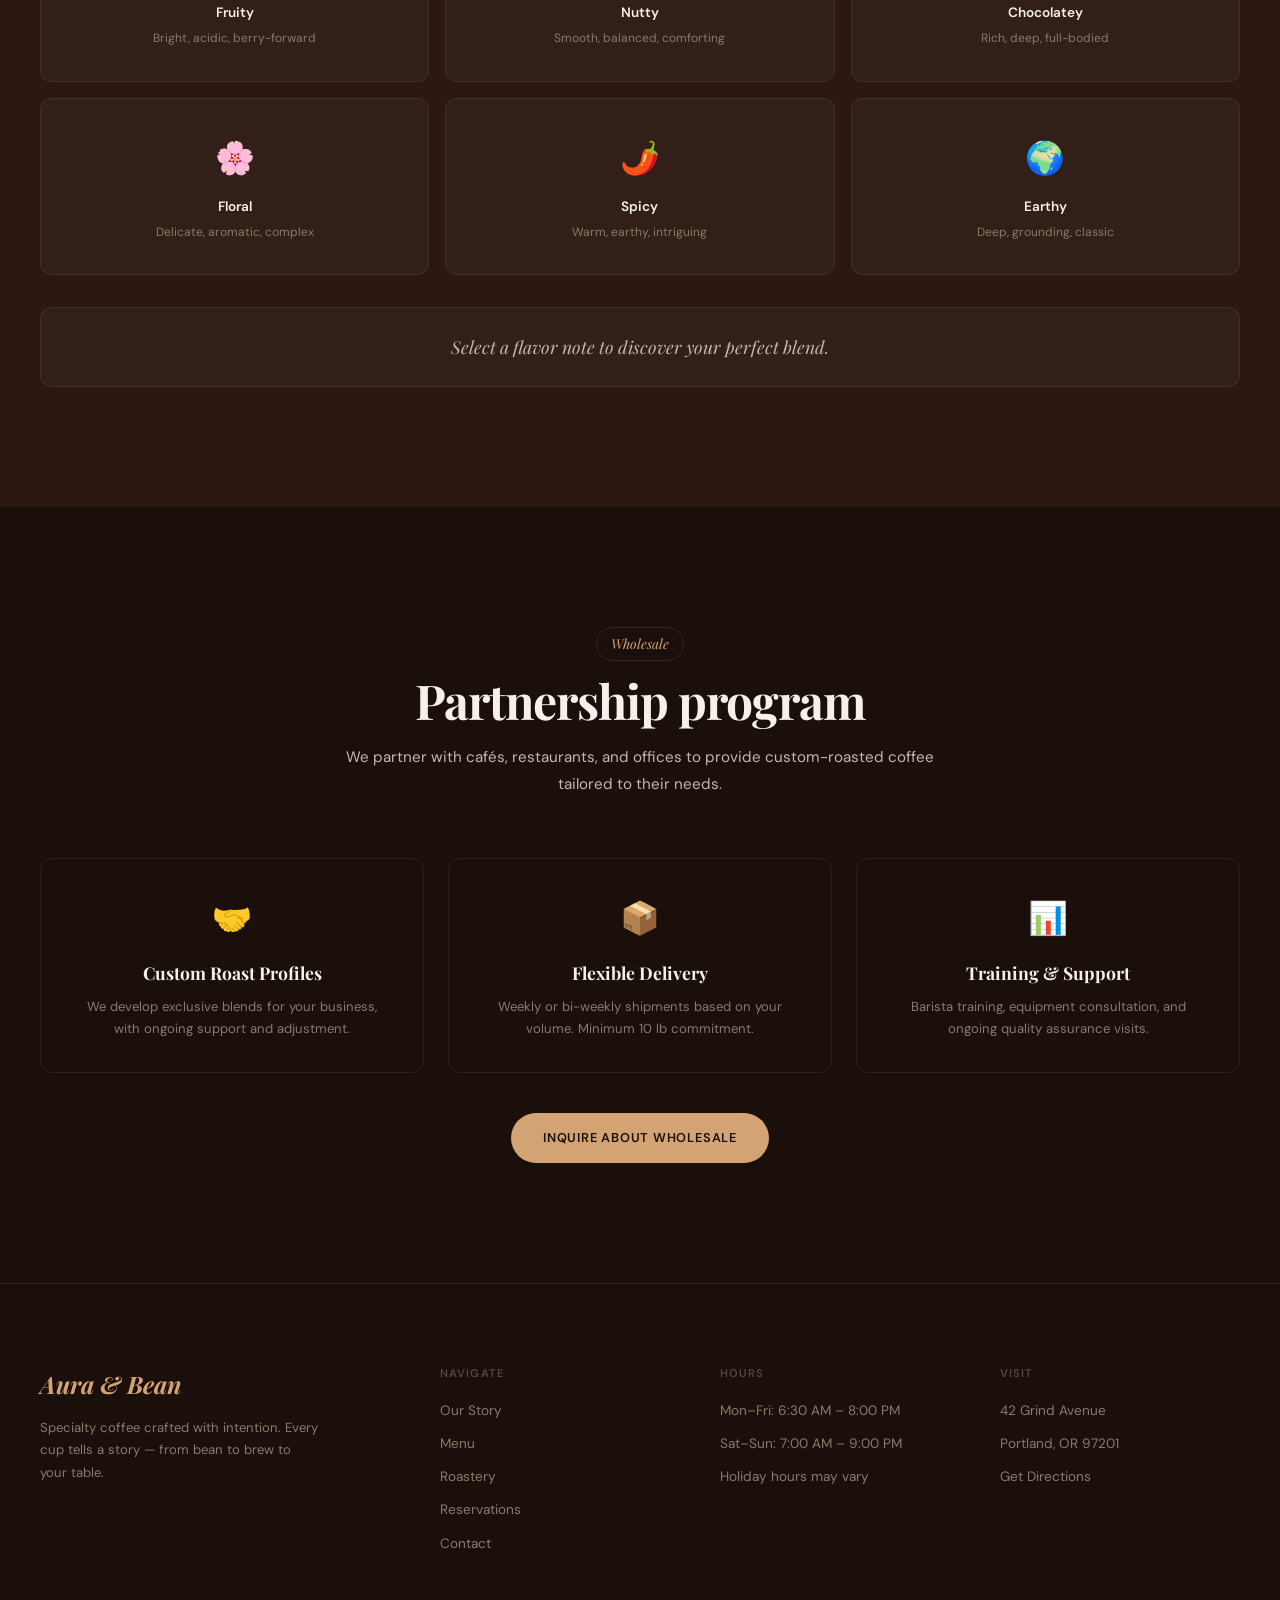
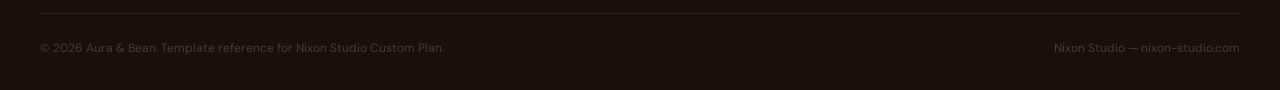
<file: aura-and-bean/roastery.html>
<!DOCTYPE html>
<html lang="en">
<head>
  <meta charset="UTF-8" />
  <meta name="viewport" content="width=device-width, initial-scale=1.0" />
  <title>The Roastery — Aura &amp; Bean</title>
  <link rel="preconnect" href="https://fonts.googleapis.com" />
  <link rel="preconnect" href="https://fonts.gstatic.com" crossorigin />
  <link href="https://fonts.googleapis.com/css2?family=Playfair+Display:ital,wght@0,400;0,600;0,700;1,400;1,500;1,700&family=DM+Sans:opsz,wght@9..40,300;9..40,400;9..40,500;9..40,600;9..40,700&display=swap" rel="stylesheet" />
  <link rel="stylesheet" href="style.css" />
</head>
<body>

  <a href="https://www.nixon-studio.com" target="_blank" class="nixon-badge">Nixon Template — Custom Plan</a>

  <header class="header" id="header">
    <div class="header-inner">
      <a href="index.html" class="header-brand">
        <span class="header-mark">A&amp;B</span>
      </a>
      <nav class="header-nav">
        <a href="index.html" class="header-link">Home</a>
        <a href="story.html" class="header-link">Our Story</a>
        <a href="menu.html" class="header-link">Menu</a>
        <a href="roastery.html" class="header-link active">Roastery</a>
        <a href="reservations.html" class="header-link">Reservations</a>
        <a href="contact.html" class="header-link">Contact</a>
      </nav>
      <button class="header-toggle" id="navToggle" aria-label="Menu">
        <span></span><span></span><span></span>
      </button>
    </div>
  </header>

  <section class="page-hero">
    <div class="page-hero-inner">
      <span class="section-label reveal">The Roastery</span>
      <h1 class="reveal">Where beans become <span>extraordinary</span></h1>
      <p class="reveal">Small-batch roasting that honors origin character. Every profile is developed through hundreds of cups and an unrelenting pursuit of flavor.</p>
    </div>
  </section>

  <section class="section">
    <div class="section-inner">
      <div class="grid-2 reveal">
        <div>
          <span class="section-label">Our Approach</span>
          <h2 style="font-size:2rem;margin-bottom:16px">Craft over volume</h2>
          <p style="color:var(--text-secondary);font-size:0.9rem;line-height:1.8;margin-bottom:16px">We roast in small batches — never more than 30 kilograms at a time. Each batch is cupped, evaluated, and adjusted. Our goal is not consistency in the industrial sense, but consistency in quality: every roast should capture the unique character of its origin.</p>
          <p style="color:var(--text-secondary);font-size:0.9rem;line-height:1.8">Our roastery in Portland is open for tours every Saturday. Guests can watch the roasting process, participate in a cupping session, and purchase freshly roasted beans to take home.</p>
        </div>
        <div style="height:400px;background:var(--espresso-light);display:flex;align-items:center;justify-content:center;border-radius:var(--radius-lg);position:relative;overflow:hidden">
          <div style="position:absolute;inset:0;background:repeating-linear-gradient(45deg,transparent,transparent 16px,rgba(212,163,115,0.02) 16px,rgba(212,163,115,0.02) 17px)"></div>
          <span style="font-family:'Playfair Display',serif;font-size:4rem;font-weight:700;color:rgba(212,163,115,0.06);z-index:1">ROAST</span>
        </div>
      </div>
    </div>
  </section>

  <section class="section section-alt">
    <div class="section-inner">
      <div class="section-header centered reveal">
        <span class="section-label">Flavor Compass</span>
        <h2>Find your blend</h2>
        <p class="section-desc">Click a flavor note to discover the roast profile and origin that matches your palate.</p>
      </div>
      <div class="flavor-widget reveal">
        <div class="flavor-note" data-flavor="fruity">
          <div class="flavor-note-icon">🍇</div>
          <h4>Fruity</h4>
          <p>Bright, acidic, berry-forward</p>
        </div>
        <div class="flavor-note" data-flavor="nutty">
          <div class="flavor-note-icon">🥜</div>
          <h4>Nutty</h4>
          <p>Smooth, balanced, comforting</p>
        </div>
        <div class="flavor-note" data-flavor="chocolatey">
          <div class="flavor-note-icon">🍫</div>
          <h4>Chocolatey</h4>
          <p>Rich, deep, full-bodied</p>
        </div>
        <div class="flavor-note" data-flavor="floral">
          <div class="flavor-note-icon">🌸</div>
          <h4>Floral</h4>
          <p>Delicate, aromatic, complex</p>
        </div>
        <div class="flavor-note" data-flavor="spicy">
          <div class="flavor-note-icon">🌶️</div>
          <h4>Spicy</h4>
          <p>Warm, earthy, intriguing</p>
        </div>
        <div class="flavor-note" data-flavor="earthy">
          <div class="flavor-note-icon">🌍</div>
          <h4>Earthy</h4>
          <p>Deep, grounding, classic</p>
        </div>
      </div>
      <div class="flavor-result" id="flavorResult">
        <p>Select a flavor note to discover your perfect blend.</p>
      </div>
    </div>
  </section>

  <section class="section">
    <div class="section-inner">
      <div class="section-header centered reveal">
        <span class="section-label">Wholesale</span>
        <h2>Partnership program</h2>
        <p class="section-desc">We partner with cafés, restaurants, and offices to provide custom-roasted coffee tailored to their needs.</p>
      </div>
      <div class="grid-3 reveal">
        <div style="text-align:center;padding:32px;border:1px solid var(--border);border-radius:var(--radius)">
          <div style="font-size:2rem;margin-bottom:12px">🤝</div>
          <h3 style="font-family:'Playfair Display',serif;font-size:1.1rem;font-weight:700;margin-bottom:8px">Custom Roast Profiles</h3>
          <p style="font-size:0.82rem;color:var(--text-muted)">We develop exclusive blends for your business, with ongoing support and adjustment.</p>
        </div>
        <div style="text-align:center;padding:32px;border:1px solid var(--border);border-radius:var(--radius)">
          <div style="font-size:2rem;margin-bottom:12px">📦</div>
          <h3 style="font-family:'Playfair Display',serif;font-size:1.1rem;font-weight:700;margin-bottom:8px">Flexible Delivery</h3>
          <p style="font-size:0.82rem;color:var(--text-muted)">Weekly or bi-weekly shipments based on your volume. Minimum 10 lb commitment.</p>
        </div>
        <div style="text-align:center;padding:32px;border:1px solid var(--border);border-radius:var(--radius)">
          <div style="font-size:2rem;margin-bottom:12px">📊</div>
          <h3 style="font-family:'Playfair Display',serif;font-size:1.1rem;font-weight:700;margin-bottom:8px">Training &amp; Support</h3>
          <p style="font-size:0.82rem;color:var(--text-muted)">Barista training, equipment consultation, and ongoing quality assurance visits.</p>
        </div>
      </div>
      <div class="reveal" style="text-align:center;margin-top:40px">
        <a href="contact.html" class="btn btn-primary">Inquire About Wholesale</a>
      </div>
    </div>
  </section>

  <footer class="footer">
    <div class="footer-inner">
      <div class="footer-grid">
        <div>
          <div class="footer-brand">Aura &amp; Bean</div>
          <p class="footer-desc">Specialty coffee crafted with intention. Every cup tells a story — from bean to brew to your table.</p>
        </div>
        <div class="footer-col">
          <h4>Navigate</h4>
          <a href="story.html">Our Story</a>
          <a href="menu.html">Menu</a>
          <a href="roastery.html">Roastery</a>
          <a href="reservations.html">Reservations</a>
          <a href="contact.html">Contact</a>
        </div>
        <div class="footer-col">
          <h4>Hours</h4>
          <a>Mon–Fri: 6:30 AM – 8:00 PM</a>
          <a>Sat–Sun: 7:00 AM – 9:00 PM</a>
          <a>Holiday hours may vary</a>
        </div>
        <div class="footer-col">
          <h4>Visit</h4>
          <a>42 Grind Avenue</a>
          <a>Portland, OR 97201</a>
          <a href="contact.html">Get Directions</a>
        </div>
      </div>
      <div class="footer-bottom">
        <span>&copy; 2026 Aura &amp; Bean. Template reference for Nixon Studio Custom Plan.</span>
        <span>Nixon Studio — nixon-studio.com</span>
      </div>
    </div>
  </footer>

  <script src="script.js"></script>
</body>
</html>
</file>
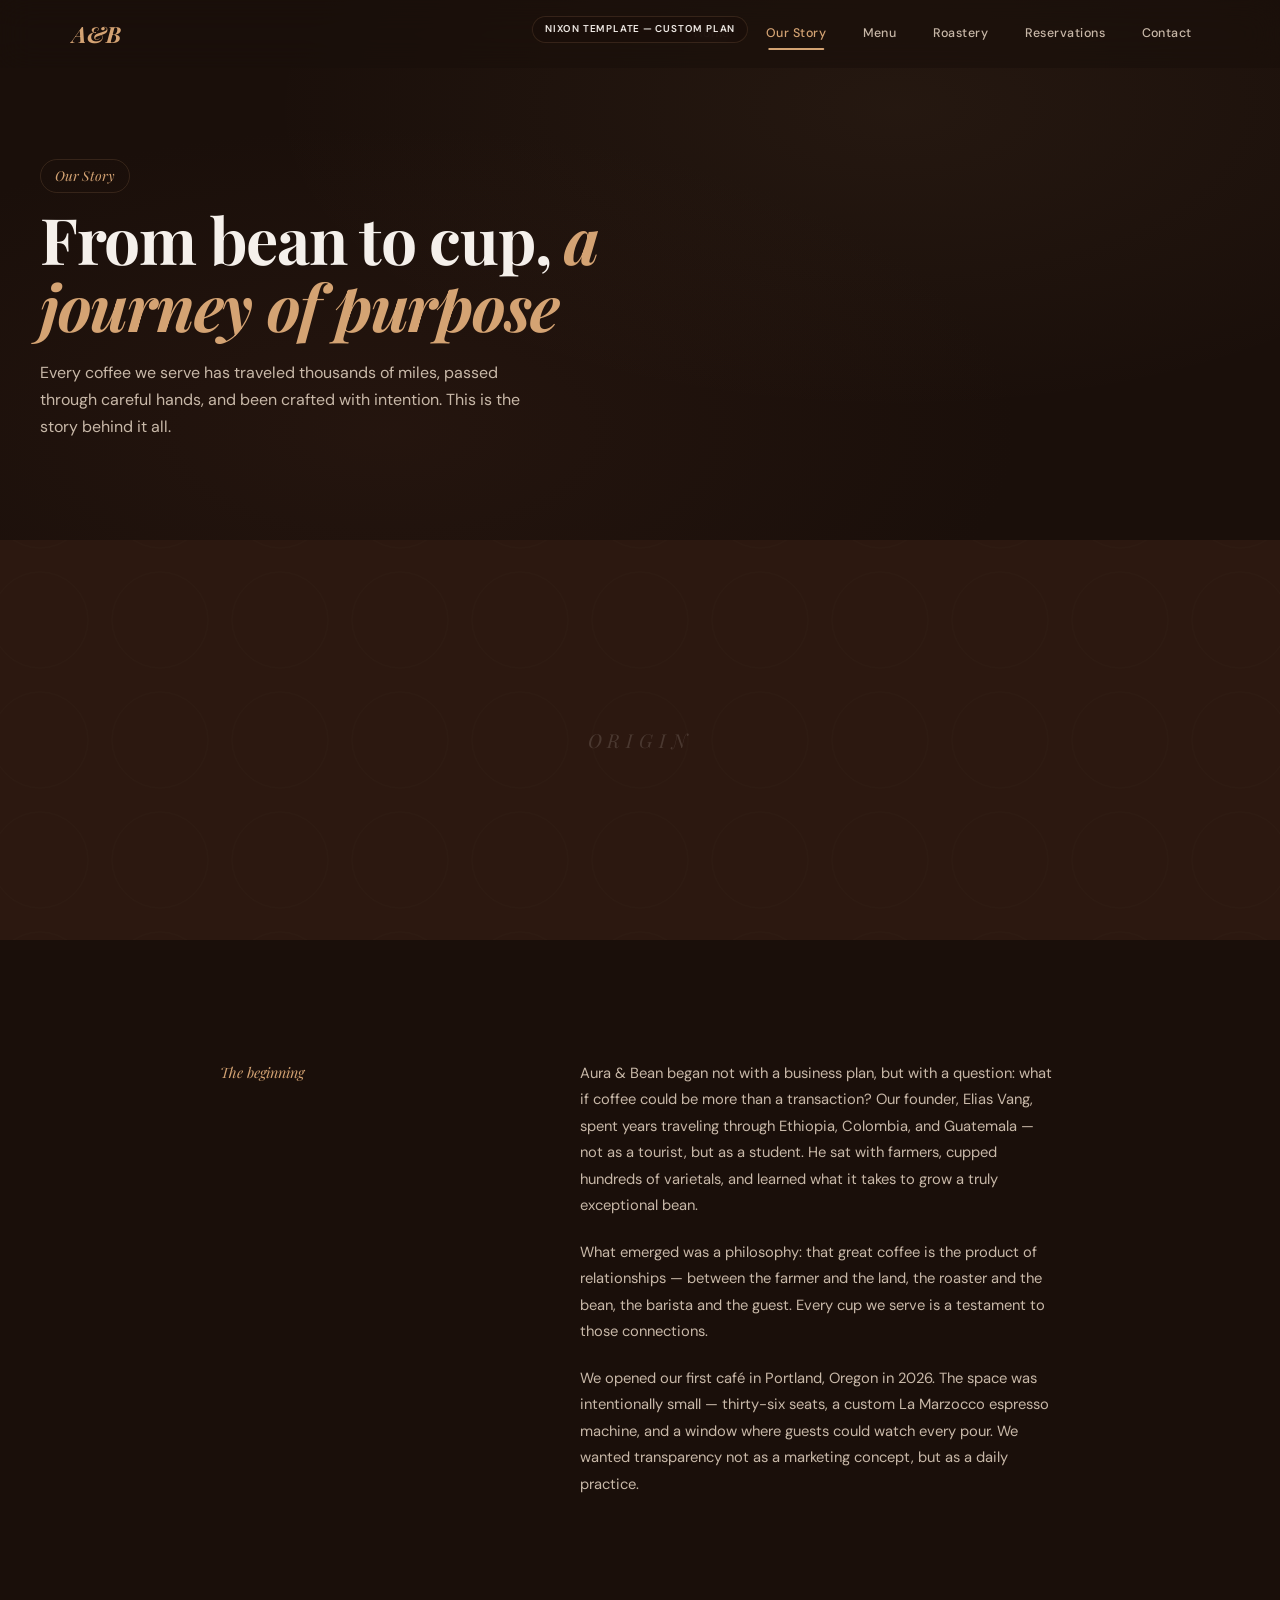
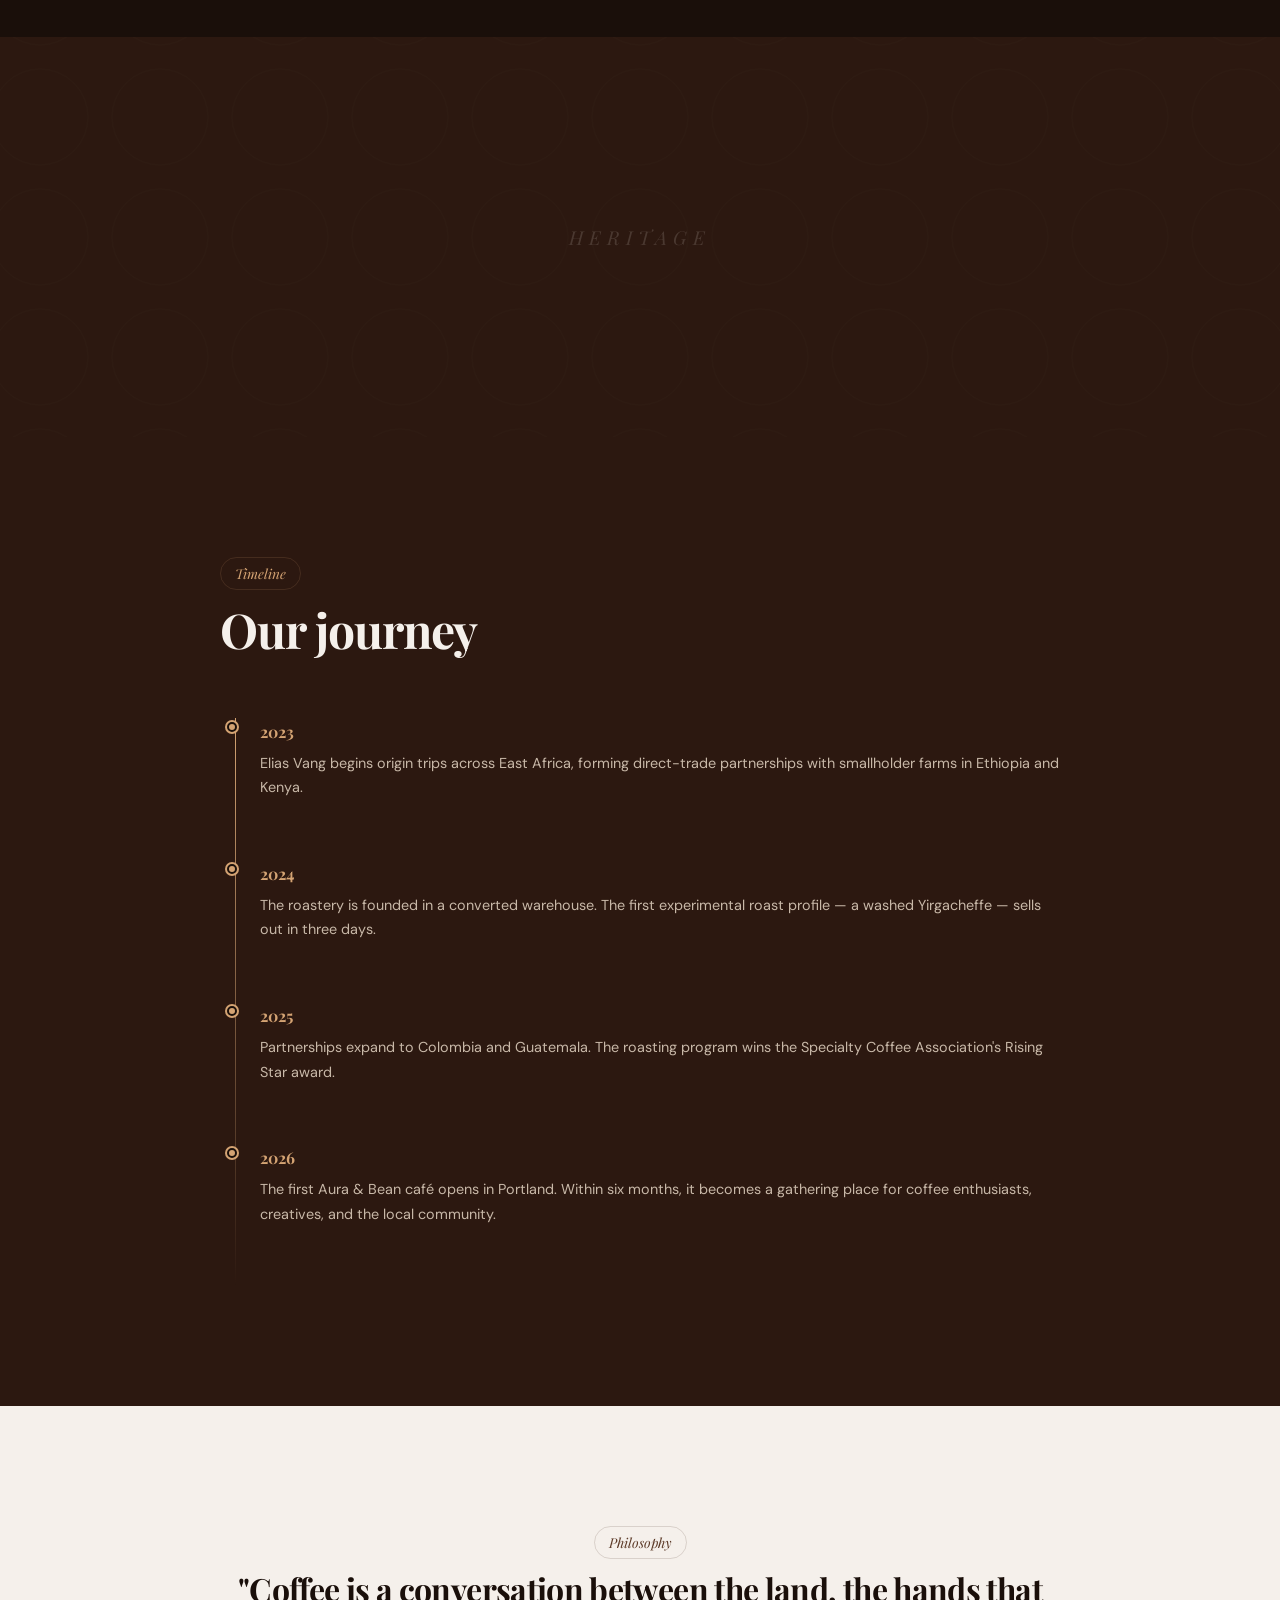
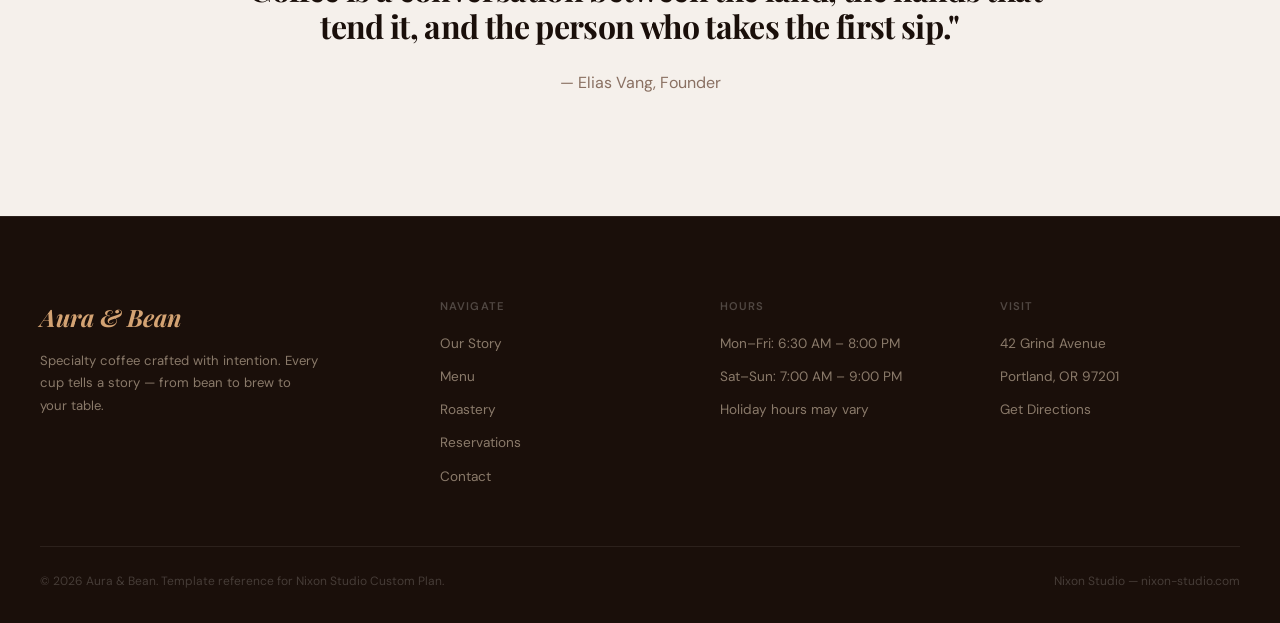
<file: aura-and-bean/story.html>
<!DOCTYPE html>
<html lang="en">
<head>
  <meta charset="UTF-8" />
  <meta name="viewport" content="width=device-width, initial-scale=1.0" />
  <title>Our Story — Aura &amp; Bean</title>
  <link rel="preconnect" href="https://fonts.googleapis.com" />
  <link rel="preconnect" href="https://fonts.gstatic.com" crossorigin />
  <link href="https://fonts.googleapis.com/css2?family=Playfair+Display:ital,wght@0,400;0,600;0,700;1,400;1,500;1,700&family=DM+Sans:opsz,wght@9..40,300;9..40,400;9..40,500;9..40,600;9..40,700&display=swap" rel="stylesheet" />
  <link rel="stylesheet" href="style.css" />
  <style>
    .parallax-block {
      height: 400px;
      background: var(--espresso-light);
      display: flex;
      align-items: center;
      justify-content: center;
      position: relative;
      overflow: hidden;
    }
    .parallax-block::before {
      content: '';
      position: absolute;
      inset: 0;
      background:
        url('data:image/svg+xml,<svg xmlns="http://www.w3.org/2000/svg" viewBox="0 0 100 100"><circle cx="50" cy="50" r="40" fill="none" stroke="%23d4a373" stroke-width="0.3" opacity="0.05"/></svg>')
        50% 50% / 120px 120px repeat;
      pointer-events: none;
    }
    .parallax-block span {
      font-family: 'Playfair Display', serif;
      font-style: italic;
      font-size: 1.2rem;
      color: rgba(245, 240, 235, 0.15);
      letter-spacing: 0.3em;
      text-transform: uppercase;
    }
    .story-aside {
      display: grid;
      grid-template-columns: 1fr 1.5fr;
      gap: 40px;
      align-items: start;
    }
    .story-aside-label {
      font-family: 'Playfair Display', serif;
      font-style: italic;
      font-size: 0.9rem;
      color: var(--gold);
      position: sticky;
      top: 100px;
    }
    .story-aside-content p {
      font-size: 0.92rem;
      line-height: 1.8;
      color: var(--text-secondary);
      margin-bottom: 20px;
    }
    @media (max-width: 768px) {
      .story-aside { grid-template-columns: 1fr; }
      .story-aside-label { position: static; }
    }
  </style>
</head>
<body>

  <a href="https://www.nixon-studio.com" target="_blank" class="nixon-badge">Nixon Template — Custom Plan</a>

  <header class="header" id="header">
    <div class="header-inner">
      <a href="index.html" class="header-brand">
        <span class="header-mark">A&amp;B</span>
      </a>
      <nav class="header-nav">
        <a href="index.html" class="header-link">Home</a>
        <a href="story.html" class="header-link active">Our Story</a>
        <a href="menu.html" class="header-link">Menu</a>
        <a href="roastery.html" class="header-link">Roastery</a>
        <a href="reservations.html" class="header-link">Reservations</a>
        <a href="contact.html" class="header-link">Contact</a>
      </nav>
      <button class="header-toggle" id="navToggle" aria-label="Menu">
        <span></span><span></span><span></span>
      </button>
    </div>
  </header>

  <section class="page-hero">
    <div class="page-hero-inner">
      <span class="section-label reveal">Our Story</span>
      <h1 class="reveal">From bean to cup, <span>a journey of purpose</span></h1>
      <p class="reveal">Every coffee we serve has traveled thousands of miles, passed through careful hands, and been crafted with intention. This is the story behind it all.</p>
    </div>
  </section>

  <div class="parallax-block"><span>Origin</span></div>

  <section class="section">
    <div class="section-inner narrow">
      <div class="story-aside reveal">
        <div class="story-aside-label">The beginning</div>
        <div class="story-aside-content">
          <p>Aura &amp; Bean began not with a business plan, but with a question: what if coffee could be more than a transaction? Our founder, Elias Vang, spent years traveling through Ethiopia, Colombia, and Guatemala — not as a tourist, but as a student. He sat with farmers, cupped hundreds of varietals, and learned what it takes to grow a truly exceptional bean.</p>
          <p>What emerged was a philosophy: that great coffee is the product of relationships — between the farmer and the land, the roaster and the bean, the barista and the guest. Every cup we serve is a testament to those connections.</p>
          <p>We opened our first café in Portland, Oregon in 2026. The space was intentionally small — thirty-six seats, a custom La Marzocco espresso machine, and a window where guests could watch every pour. We wanted transparency not as a marketing concept, but as a daily practice.</p>
        </div>
      </div>
    </div>
  </section>

  <div class="parallax-block"><span>Heritage</span></div>

  <section class="section section-alt">
    <div class="section-inner narrow">
      <div class="section-header reveal">
        <span class="section-label">Timeline</span>
        <h2>Our journey</h2>
      </div>
      <div class="timeline reveal">
        <div class="timeline-item">
          <div class="timeline-year">2023</div>
          <div class="timeline-text">Elias Vang begins origin trips across East Africa, forming direct-trade partnerships with smallholder farms in Ethiopia and Kenya.</div>
        </div>
        <div class="timeline-item">
          <div class="timeline-year">2024</div>
          <div class="timeline-text">The roastery is founded in a converted warehouse. The first experimental roast profile — a washed Yirgacheffe — sells out in three days.</div>
        </div>
        <div class="timeline-item">
          <div class="timeline-year">2025</div>
          <div class="timeline-text">Partnerships expand to Colombia and Guatemala. The roasting program wins the Specialty Coffee Association's Rising Star award.</div>
        </div>
        <div class="timeline-item">
          <div class="timeline-year">2026</div>
          <div class="timeline-text">The first Aura &amp; Bean café opens in Portland. Within six months, it becomes a gathering place for coffee enthusiasts, creatives, and the local community.</div>
        </div>
      </div>
    </div>
  </section>

  <section class="section section-cream" style="text-align:center">
    <div class="section-inner narrow">
      <div class="reveal">
        <span class="section-label">Philosophy</span>
        <h2 style="font-size:2rem">"Coffee is a conversation between the land, the hands that tend it, and the person who takes the first sip."</h2>
        <p style="margin-top:24px;color:var(--roast-medium);opacity:0.7">— Elias Vang, Founder</p>
      </div>
    </div>
  </section>

  <footer class="footer">
    <div class="footer-inner">
      <div class="footer-grid">
        <div>
          <div class="footer-brand">Aura &amp; Bean</div>
          <p class="footer-desc">Specialty coffee crafted with intention. Every cup tells a story — from bean to brew to your table.</p>
        </div>
        <div class="footer-col">
          <h4>Navigate</h4>
          <a href="story.html">Our Story</a>
          <a href="menu.html">Menu</a>
          <a href="roastery.html">Roastery</a>
          <a href="reservations.html">Reservations</a>
          <a href="contact.html">Contact</a>
        </div>
        <div class="footer-col">
          <h4>Hours</h4>
          <a>Mon–Fri: 6:30 AM – 8:00 PM</a>
          <a>Sat–Sun: 7:00 AM – 9:00 PM</a>
          <a>Holiday hours may vary</a>
        </div>
        <div class="footer-col">
          <h4>Visit</h4>
          <a>42 Grind Avenue</a>
          <a>Portland, OR 97201</a>
          <a href="contact.html">Get Directions</a>
        </div>
      </div>
      <div class="footer-bottom">
        <span>&copy; 2026 Aura &amp; Bean. Template reference for Nixon Studio Custom Plan.</span>
        <span>Nixon Studio — nixon-studio.com</span>
      </div>
    </div>
  </footer>

  <script src="script.js"></script>
</body>
</html>
</file>
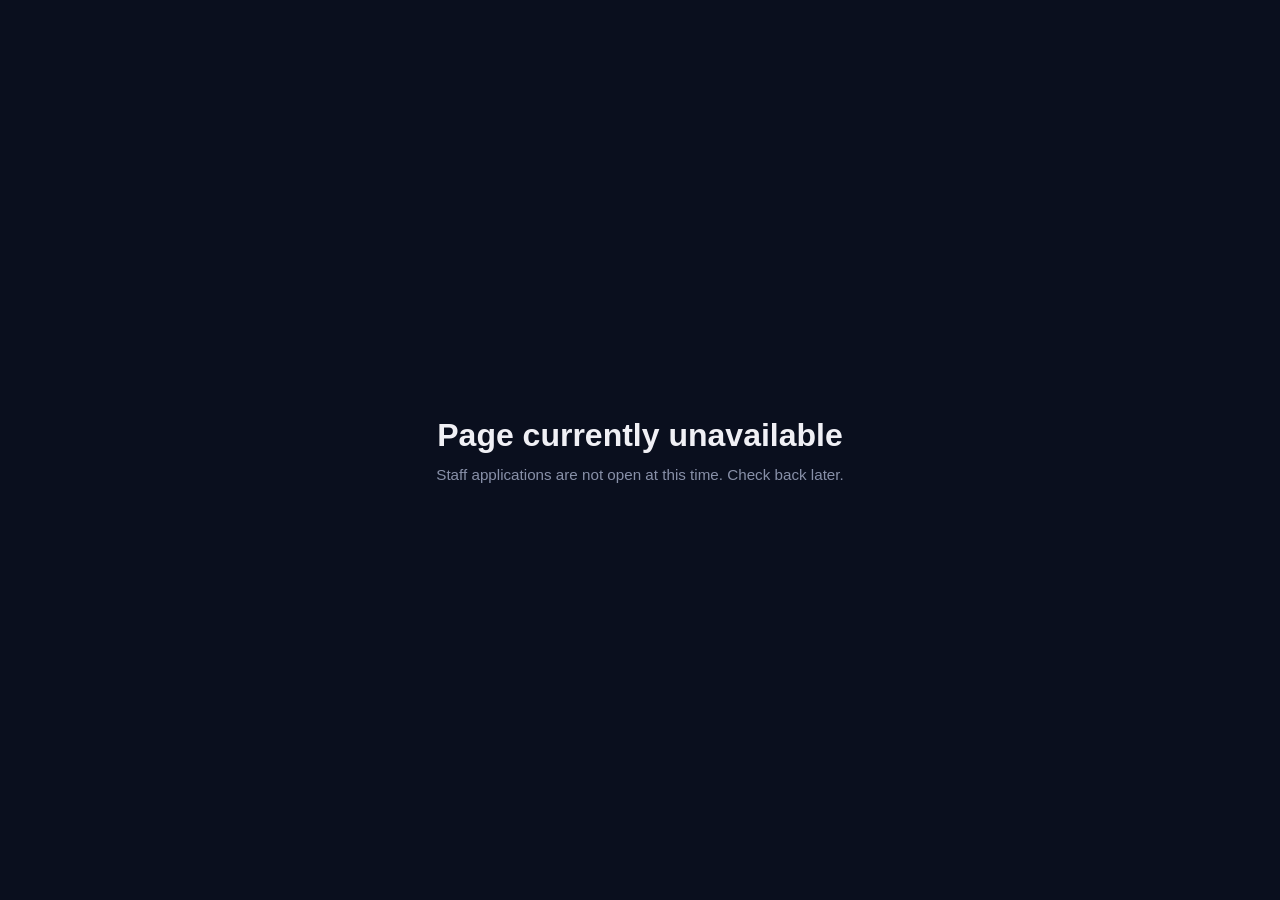
<file: dub-county-roleplay/staff-apply.html>
<!DOCTYPE html>
<html lang="en">
<head>
  <meta charset="UTF-8" />
  <meta name="viewport" content="width=device-width, initial-scale=1.0" />
  <title>Staff Applications — Dub County Roleplay</title>
  <style>
    * { margin: 0; padding: 0; box-sizing: border-box; }
    body {
      font-family: 'Inter', -apple-system, sans-serif;
      background: #0a0f1e;
      color: #f0f0f5;
      display: flex;
      align-items: center;
      justify-content: center;
      height: 100vh;
      text-align: center;
      padding: 24px;
    }
    h1 { font-size: 2rem; margin-bottom: 12px; }
    p { color: #8890a8; font-size: 0.95rem; }
  </style>
</head>
<body>
  <div>
    <h1>Page currently unavailable</h1>
    <p>Staff applications are not open at this time. Check back later.</p>
  </div>
</body>
</html>
</file>
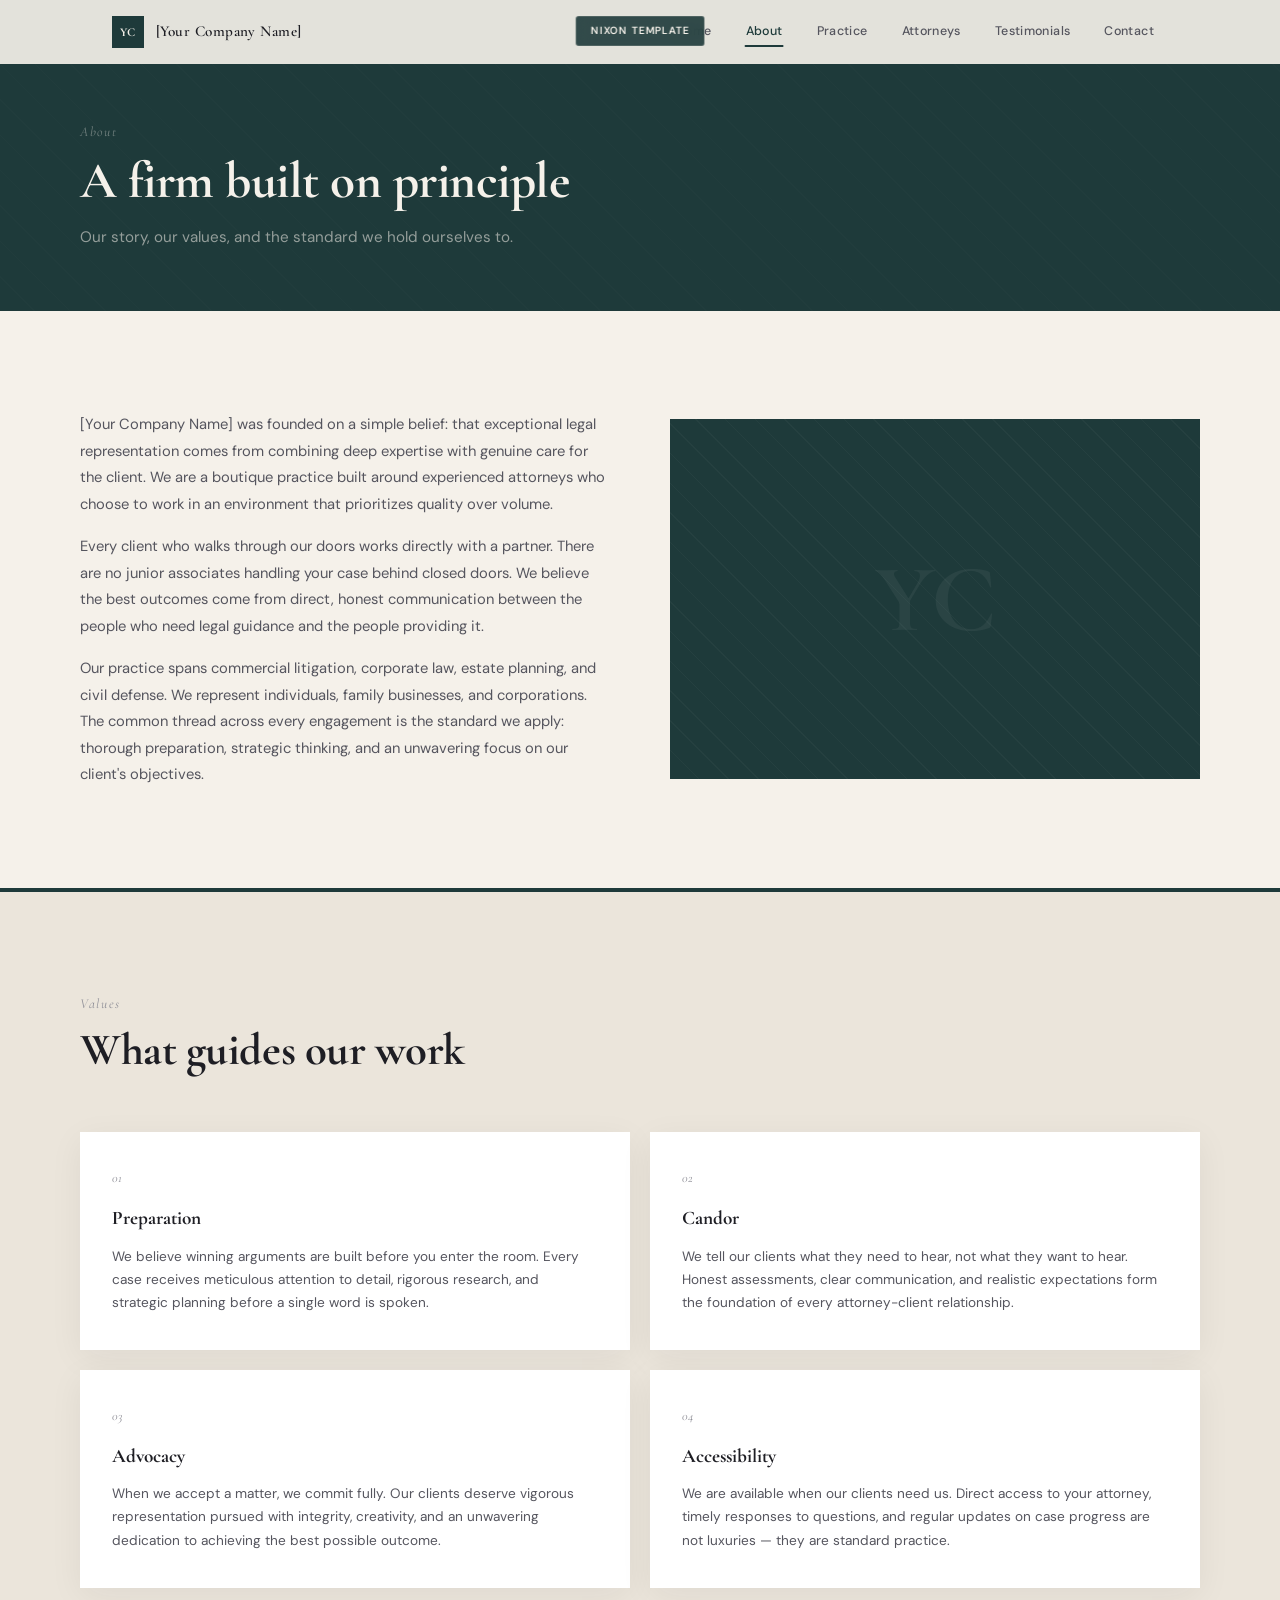
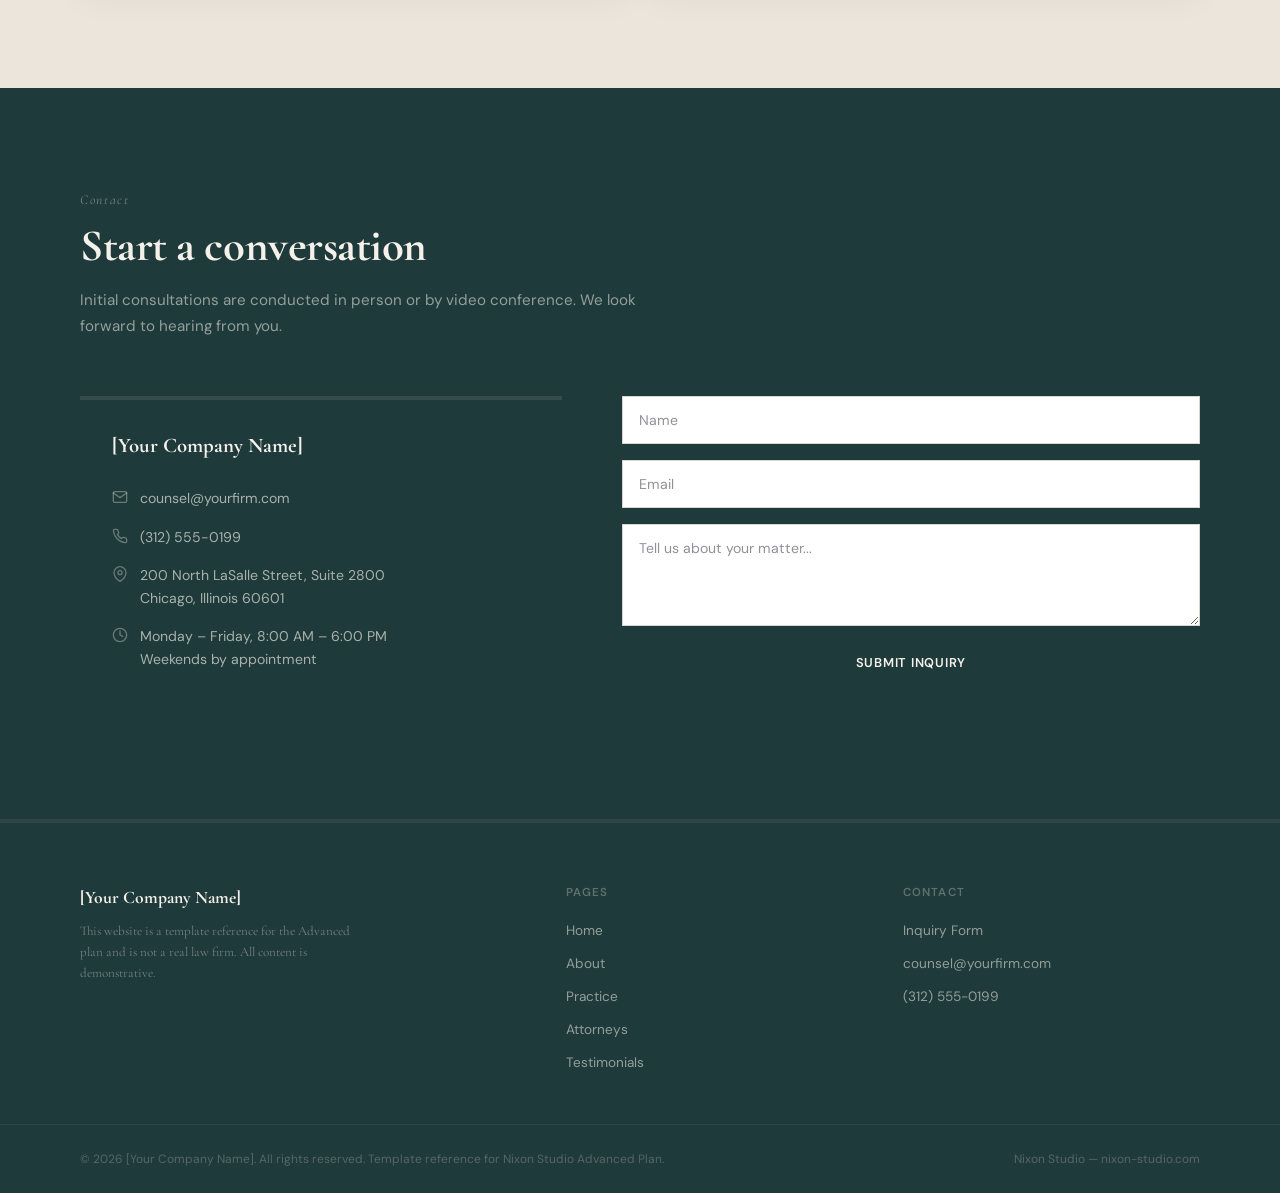
<file: pearson-hardmann/about.html>
<!DOCTYPE html>
<html lang="en">
<head>
  <meta charset="UTF-8" />
  <meta name="viewport" content="width=device-width, initial-scale=1.0" />
  <title>About — [Your Company Name]</title>
  <link rel="preconnect" href="https://fonts.googleapis.com" />
  <link rel="preconnect" href="https://fonts.gstatic.com" crossorigin />
  <link href="https://fonts.googleapis.com/css2?family=Cormorant+Garamond:ital,wght@0,400;0,500;0,600;0,700;1,400;1,500&family=DM+Sans:opsz,wght@9..40,300;9..40,400;9..40,500;9..40,600;9..40,700&display=swap" rel="stylesheet" />
  <link rel="stylesheet" href="style.css" />
</head>
<body>

  <a href="https://www.nixon-studio.com" target="_blank" class="nixon-badge">Nixon Template</a>

  <header class="header" id="header">
    <div class="header-inner">
      <a href="index.html" class="header-brand">
        <span class="header-mark">YC</span>
        <span class="header-name">[Your Company Name]</span>
      </a>
      <nav class="header-nav">
        <a href="index.html" class="header-link">Home</a>
        <a href="about.html" class="header-link active">About</a>
        <a href="practice.html" class="header-link">Practice</a>
        <a href="attorneys.html" class="header-link">Attorneys</a>
        <a href="testimonials.html" class="header-link">Testimonials</a>
        <a href="#contact" class="header-link">Contact</a>
      </nav>
      <button class="header-toggle" id="navToggle" aria-label="Menu">
        <span></span><span></span><span></span>
      </button>
    </div>
  </header>

  <section class="page-header">
    <div class="page-header-inner">
      <span class="section-label reveal">About</span>
      <h1 class="reveal">A firm built on principle</h1>
      <p class="reveal">Our story, our values, and the standard we hold ourselves to.</p>
    </div>
  </section>

  <section class="section">
    <div class="section-inner">
      <div class="zigzag reveal">
        <div class="zigzag-text">
          <p>[Your Company Name] was founded on a simple belief: that exceptional legal representation comes from combining deep expertise with genuine care for the client. We are a boutique practice built around experienced attorneys who choose to work in an environment that prioritizes quality over volume.</p>
          <p>Every client who walks through our doors works directly with a partner. There are no junior associates handling your case behind closed doors. We believe the best outcomes come from direct, honest communication between the people who need legal guidance and the people providing it.</p>
          <p>Our practice spans commercial litigation, corporate law, estate planning, and civil defense. We represent individuals, family businesses, and corporations. The common thread across every engagement is the standard we apply: thorough preparation, strategic thinking, and an unwavering focus on our client's objectives.</p>
        </div>
        <div class="zigzag-visual">
          <span>YC</span>
        </div>
      </div>
    </div>
  </section>

  <div class="stripe"></div>

  <section class="section section-alt">
    <div class="section-inner">
      <div class="section-header reveal">
        <span class="section-label">Values</span>
        <h2>What guides our work</h2>
      </div>
      <div class="bento reveal">
        <div class="bento-card">
          <span class="bento-number">01</span>
          <h3>Preparation</h3>
          <p>We believe winning arguments are built before you enter the room. Every case receives meticulous attention to detail, rigorous research, and strategic planning before a single word is spoken.</p>
        </div>
        <div class="bento-card">
          <span class="bento-number">02</span>
          <h3>Candor</h3>
          <p>We tell our clients what they need to hear, not what they want to hear. Honest assessments, clear communication, and realistic expectations form the foundation of every attorney-client relationship.</p>
        </div>
        <div class="bento-card">
          <span class="bento-number">03</span>
          <h3>Advocacy</h3>
          <p>When we accept a matter, we commit fully. Our clients deserve vigorous representation pursued with integrity, creativity, and an unwavering dedication to achieving the best possible outcome.</p>
        </div>
        <div class="bento-card">
          <span class="bento-number">04</span>
          <h3>Accessibility</h3>
          <p>We are available when our clients need us. Direct access to your attorney, timely responses to questions, and regular updates on case progress are not luxuries — they are standard practice.</p>
        </div>
      </div>
    </div>
  </section>

  <section class="section section-dark" id="contact">
    <div class="section-inner">
      <div class="section-header reveal">
        <span class="section-label">Contact</span>
        <h2>Start a conversation</h2>
        <p class="section-desc">Initial consultations are conducted in person or by video conference. We look forward to hearing from you.</p>
      </div>
      <div class="contact-split reveal">
        <div class="contact-info-side">
          <h3>[Your Company Name]</h3>
          <div class="contact-item">
            <svg width="16" height="16" viewBox="0 0 24 24" fill="none" stroke="currentColor" stroke-width="2" stroke-linecap="round" stroke-linejoin="round"><path d="M4 4h16c1.1 0 2 .9 2 2v12c0 1.1-.9 2-2 2H4c-1.1 0-2-.9-2-2V6c0-1.1.9-2 2-2z"/><polyline points="22,6 12,13 2,6"/></svg>
            <span>counsel@yourfirm.com</span>
          </div>
          <div class="contact-item">
            <svg width="16" height="16" viewBox="0 0 24 24" fill="none" stroke="currentColor" stroke-width="2" stroke-linecap="round" stroke-linejoin="round"><path d="M22 16.92v3a2 2 0 0 1-2.18 2 19.79 19.79 0 0 1-8.63-3.07 19.5 19.5 0 0 1-6-6 19.79 19.79 0 0 1-3.07-8.67A2 2 0 0 1 4.11 2h3a2 2 0 0 1 2 1.72 12.84 12.84 0 0 0 .7 2.81 2 2 0 0 1-.45 2.11L8.09 9.91a16 16 0 0 0 6 6l1.27-1.27a2 2 0 0 1 2.11-.45 12.84 12.84 0 0 0 2.81.7A2 2 0 0 1 22 16.92z"/></svg>
            <span>(312) 555-0199</span>
          </div>
          <div class="contact-item">
            <svg width="16" height="16" viewBox="0 0 24 24" fill="none" stroke="currentColor" stroke-width="2" stroke-linecap="round" stroke-linejoin="round"><path d="M21 10c0 7-9 13-9 13s-9-6-9-13a9 9 0 0 1 18 0z"/><circle cx="12" cy="10" r="3"/></svg>
            <span>200 North LaSalle Street, Suite 2800<br />Chicago, Illinois 60601</span>
          </div>
          <div class="contact-item">
            <svg width="16" height="16" viewBox="0 0 24 24" fill="none" stroke="currentColor" stroke-width="2" stroke-linecap="round" stroke-linejoin="round"><circle cx="12" cy="12" r="10"/><polyline points="12 6 12 12 16 14"/></svg>
            <span>Monday – Friday, 8:00 AM – 6:00 PM<br />Weekends by appointment</span>
          </div>
        </div>
        <form class="contact-form-side" id="contactForm">
          <input type="text" placeholder="Name" required />
          <input type="email" placeholder="Email" required />
          <textarea rows="4" placeholder="Tell us about your matter..."></textarea>
          <button type="submit" class="btn btn-accent">Submit Inquiry</button>
          <p class="form-feedback"></p>
        </form>
      </div>
    </div>
  </section>

  <footer class="footer">
    <div class="footer-top">
      <div class="footer-inner">
        <div class="footer-brand-side">
          <div class="footer-name">[Your Company Name]</div>
          <p>This website is a template reference for the Advanced plan and is not a real law firm. All content is demonstrative.</p>
        </div>
        <div class="footer-col">
          <h4>Pages</h4>
          <a href="index.html">Home</a>
          <a href="about.html">About</a>
          <a href="practice.html">Practice</a>
          <a href="attorneys.html">Attorneys</a>
          <a href="testimonials.html">Testimonials</a>
        </div>
        <div class="footer-col">
          <h4>Contact</h4>
          <a href="#contact">Inquiry Form</a>
          <a href="mailto:counsel@yourfirm.com">counsel@yourfirm.com</a>
          <a href="tel:+13125550199">(312) 555-0199</a>
        </div>
      </div>
    </div>
    <div class="footer-bottom">
      <div class="footer-bottom-inner">
        <span>&copy; 2026 [Your Company Name]. All rights reserved. Template reference for Nixon Studio Advanced Plan.</span>
        <span>Nixon Studio — nixon-studio.com</span>
      </div>
    </div>
  </footer>

  <script src="script.js"></script>
</body>
</html>
</file>
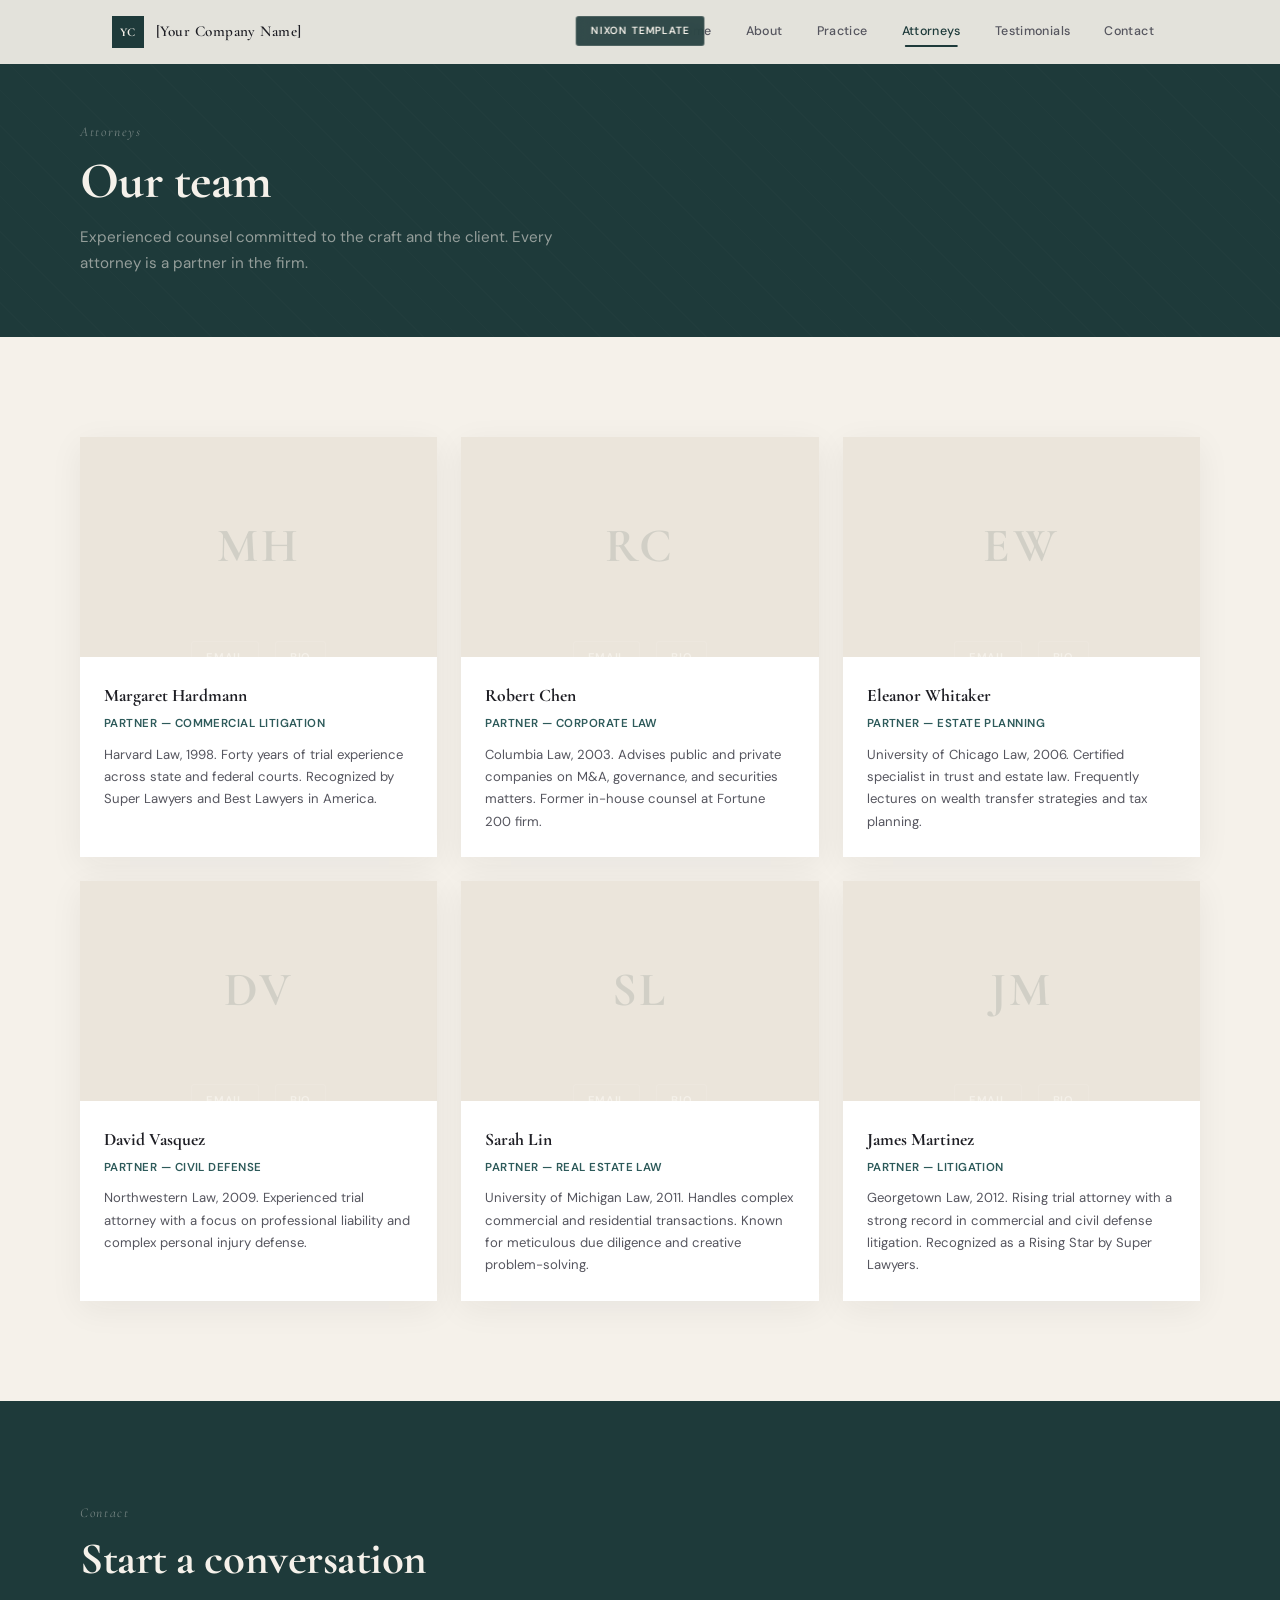
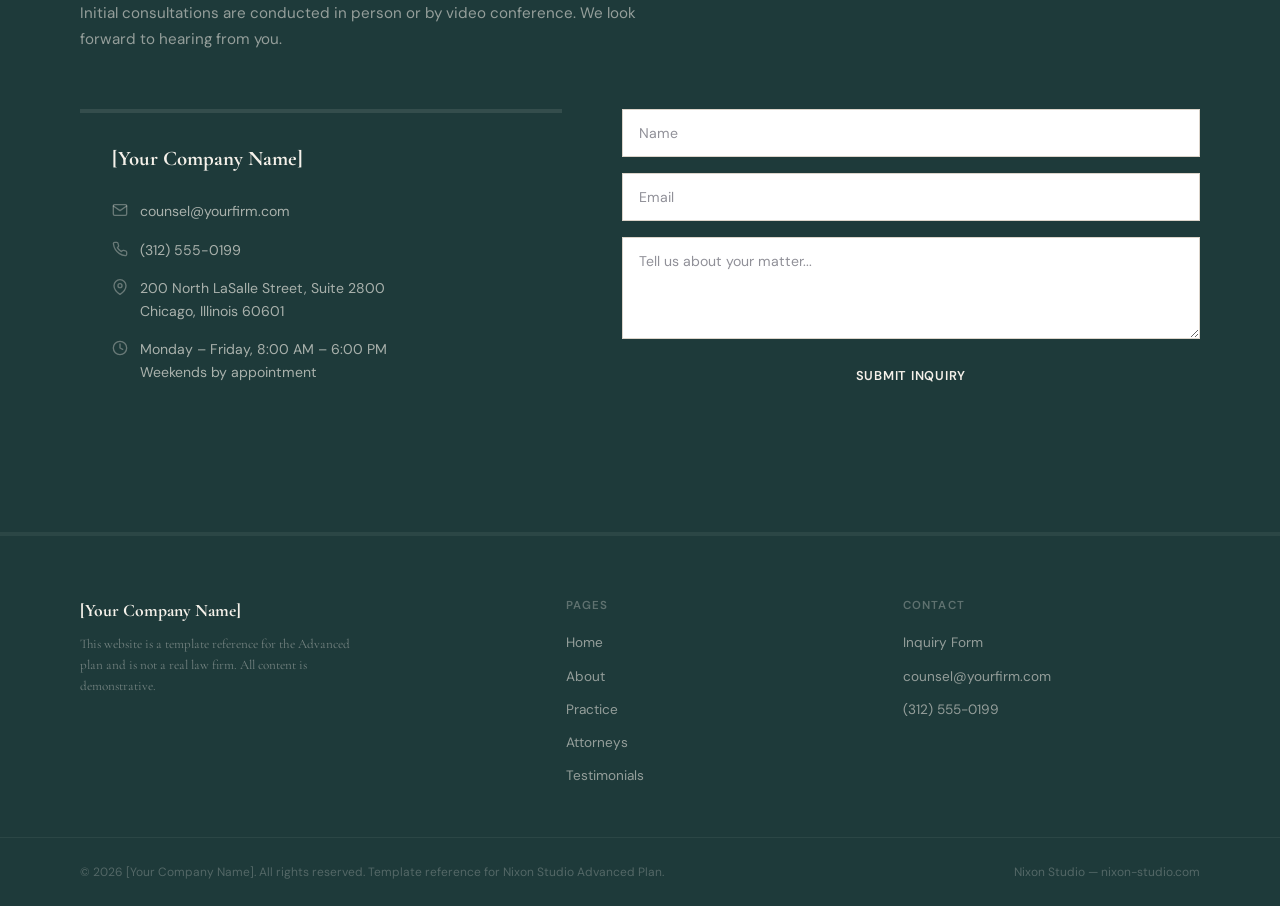
<file: pearson-hardmann/attorneys.html>
<!DOCTYPE html>
<html lang="en">
<head>
  <meta charset="UTF-8" />
  <meta name="viewport" content="width=device-width, initial-scale=1.0" />
  <title>Attorneys — [Your Company Name]</title>
  <link rel="preconnect" href="https://fonts.googleapis.com" />
  <link rel="preconnect" href="https://fonts.gstatic.com" crossorigin />
  <link href="https://fonts.googleapis.com/css2?family=Cormorant+Garamond:ital,wght@0,400;0,500;0,600;0,700;1,400;1,500&family=DM+Sans:opsz,wght@9..40,300;9..40,400;9..40,500;9..40,600;9..40,700&display=swap" rel="stylesheet" />
  <link rel="stylesheet" href="style.css" />
</head>
<body>

  <a href="https://www.nixon-studio.com" target="_blank" class="nixon-badge">Nixon Template</a>

  <header class="header" id="header">
    <div class="header-inner">
      <a href="index.html" class="header-brand">
        <span class="header-mark">YC</span>
        <span class="header-name">[Your Company Name]</span>
      </a>
      <nav class="header-nav">
        <a href="index.html" class="header-link">Home</a>
        <a href="about.html" class="header-link">About</a>
        <a href="practice.html" class="header-link">Practice</a>
        <a href="attorneys.html" class="header-link active">Attorneys</a>
        <a href="testimonials.html" class="header-link">Testimonials</a>
        <a href="#contact" class="header-link">Contact</a>
      </nav>
      <button class="header-toggle" id="navToggle" aria-label="Menu">
        <span></span><span></span><span></span>
      </button>
    </div>
  </header>

  <section class="page-header">
    <div class="page-header-inner">
      <span class="section-label reveal">Attorneys</span>
      <h1 class="reveal">Our team</h1>
      <p class="reveal">Experienced counsel committed to the craft and the client. Every attorney is a partner in the firm.</p>
    </div>
  </section>

  <section class="section">
    <div class="section-inner">
      <div class="attorney-grid reveal">
        <div class="attorney-card">
          <div class="attorney-visual">
            <span class="attorney-initials">MH</span>
            <div class="attorney-overlay">
              <a href="mailto:m.hardmann@yourfirm.com">Email</a>
              <a href="#">Bio</a>
            </div>
          </div>
          <div class="attorney-body">
            <h3>Margaret Hardmann</h3>
            <span class="attorney-title">Partner — Commercial Litigation</span>
            <p>Harvard Law, 1998. Forty years of trial experience across state and federal courts. Recognized by Super Lawyers and Best Lawyers in America.</p>
          </div>
        </div>
        <div class="attorney-card">
          <div class="attorney-visual">
            <span class="attorney-initials">RC</span>
            <div class="attorney-overlay">
              <a href="mailto:r.chen@yourfirm.com">Email</a>
              <a href="#">Bio</a>
            </div>
          </div>
          <div class="attorney-body">
            <h3>Robert Chen</h3>
            <span class="attorney-title">Partner — Corporate Law</span>
            <p>Columbia Law, 2003. Advises public and private companies on M&A, governance, and securities matters. Former in-house counsel at Fortune 200 firm.</p>
          </div>
        </div>
        <div class="attorney-card">
          <div class="attorney-visual">
            <span class="attorney-initials">EW</span>
            <div class="attorney-overlay">
              <a href="mailto:e.whitaker@yourfirm.com">Email</a>
              <a href="#">Bio</a>
            </div>
          </div>
          <div class="attorney-body">
            <h3>Eleanor Whitaker</h3>
            <span class="attorney-title">Partner — Estate Planning</span>
            <p>University of Chicago Law, 2006. Certified specialist in trust and estate law. Frequently lectures on wealth transfer strategies and tax planning.</p>
          </div>
        </div>
        <div class="attorney-card">
          <div class="attorney-visual">
            <span class="attorney-initials">DV</span>
            <div class="attorney-overlay">
              <a href="mailto:d.vasquez@yourfirm.com">Email</a>
              <a href="#">Bio</a>
            </div>
          </div>
          <div class="attorney-body">
            <h3>David Vasquez</h3>
            <span class="attorney-title">Partner — Civil Defense</span>
            <p>Northwestern Law, 2009. Experienced trial attorney with a focus on professional liability and complex personal injury defense.</p>
          </div>
        </div>
        <div class="attorney-card">
          <div class="attorney-visual">
            <span class="attorney-initials">SL</span>
            <div class="attorney-overlay">
              <a href="mailto:s.lin@yourfirm.com">Email</a>
              <a href="#">Bio</a>
            </div>
          </div>
          <div class="attorney-body">
            <h3>Sarah Lin</h3>
            <span class="attorney-title">Partner — Real Estate Law</span>
            <p>University of Michigan Law, 2011. Handles complex commercial and residential transactions. Known for meticulous due diligence and creative problem-solving.</p>
          </div>
        </div>
        <div class="attorney-card">
          <div class="attorney-visual">
            <span class="attorney-initials">JM</span>
            <div class="attorney-overlay">
              <a href="mailto:j.martinez@yourfirm.com">Email</a>
              <a href="#">Bio</a>
            </div>
          </div>
          <div class="attorney-body">
            <h3>James Martinez</h3>
            <span class="attorney-title">Partner — Litigation</span>
            <p>Georgetown Law, 2012. Rising trial attorney with a strong record in commercial and civil defense litigation. Recognized as a Rising Star by Super Lawyers.</p>
          </div>
        </div>
      </div>
    </div>
  </section>

  <section class="section section-dark" id="contact">
    <div class="section-inner">
      <div class="section-header reveal">
        <span class="section-label">Contact</span>
        <h2>Start a conversation</h2>
        <p class="section-desc">Initial consultations are conducted in person or by video conference. We look forward to hearing from you.</p>
      </div>
      <div class="contact-split reveal">
        <div class="contact-info-side">
          <h3>[Your Company Name]</h3>
          <div class="contact-item">
            <svg width="16" height="16" viewBox="0 0 24 24" fill="none" stroke="currentColor" stroke-width="2" stroke-linecap="round" stroke-linejoin="round"><path d="M4 4h16c1.1 0 2 .9 2 2v12c0 1.1-.9 2-2 2H4c-1.1 0-2-.9-2-2V6c0-1.1.9-2 2-2z"/><polyline points="22,6 12,13 2,6"/></svg>
            <span>counsel@yourfirm.com</span>
          </div>
          <div class="contact-item">
            <svg width="16" height="16" viewBox="0 0 24 24" fill="none" stroke="currentColor" stroke-width="2" stroke-linecap="round" stroke-linejoin="round"><path d="M22 16.92v3a2 2 0 0 1-2.18 2 19.79 19.79 0 0 1-8.63-3.07 19.5 19.5 0 0 1-6-6 19.79 19.79 0 0 1-3.07-8.67A2 2 0 0 1 4.11 2h3a2 2 0 0 1 2 1.72 12.84 12.84 0 0 0 .7 2.81 2 2 0 0 1-.45 2.11L8.09 9.91a16 16 0 0 0 6 6l1.27-1.27a2 2 0 0 1 2.11-.45 12.84 12.84 0 0 0 2.81.7A2 2 0 0 1 22 16.92z"/></svg>
            <span>(312) 555-0199</span>
          </div>
          <div class="contact-item">
            <svg width="16" height="16" viewBox="0 0 24 24" fill="none" stroke="currentColor" stroke-width="2" stroke-linecap="round" stroke-linejoin="round"><path d="M21 10c0 7-9 13-9 13s-9-6-9-13a9 9 0 0 1 18 0z"/><circle cx="12" cy="10" r="3"/></svg>
            <span>200 North LaSalle Street, Suite 2800<br />Chicago, Illinois 60601</span>
          </div>
          <div class="contact-item">
            <svg width="16" height="16" viewBox="0 0 24 24" fill="none" stroke="currentColor" stroke-width="2" stroke-linecap="round" stroke-linejoin="round"><circle cx="12" cy="12" r="10"/><polyline points="12 6 12 12 16 14"/></svg>
            <span>Monday – Friday, 8:00 AM – 6:00 PM<br />Weekends by appointment</span>
          </div>
        </div>
        <form class="contact-form-side" id="contactForm">
          <input type="text" placeholder="Name" required />
          <input type="email" placeholder="Email" required />
          <textarea rows="4" placeholder="Tell us about your matter..."></textarea>
          <button type="submit" class="btn btn-accent">Submit Inquiry</button>
          <p class="form-feedback"></p>
        </form>
      </div>
    </div>
  </section>

  <footer class="footer">
    <div class="footer-top">
      <div class="footer-inner">
        <div class="footer-brand-side">
          <div class="footer-name">[Your Company Name]</div>
          <p>This website is a template reference for the Advanced plan and is not a real law firm. All content is demonstrative.</p>
        </div>
        <div class="footer-col">
          <h4>Pages</h4>
          <a href="index.html">Home</a>
          <a href="about.html">About</a>
          <a href="practice.html">Practice</a>
          <a href="attorneys.html">Attorneys</a>
          <a href="testimonials.html">Testimonials</a>
        </div>
        <div class="footer-col">
          <h4>Contact</h4>
          <a href="#contact">Inquiry Form</a>
          <a href="mailto:counsel@yourfirm.com">counsel@yourfirm.com</a>
          <a href="tel:+13125550199">(312) 555-0199</a>
        </div>
      </div>
    </div>
    <div class="footer-bottom">
      <div class="footer-bottom-inner">
        <span>&copy; 2026 [Your Company Name]. All rights reserved. Template reference for Nixon Studio Advanced Plan.</span>
        <span>Nixon Studio — nixon-studio.com</span>
      </div>
    </div>
  </footer>

  <script src="script.js"></script>
</body>
</html>
</file>
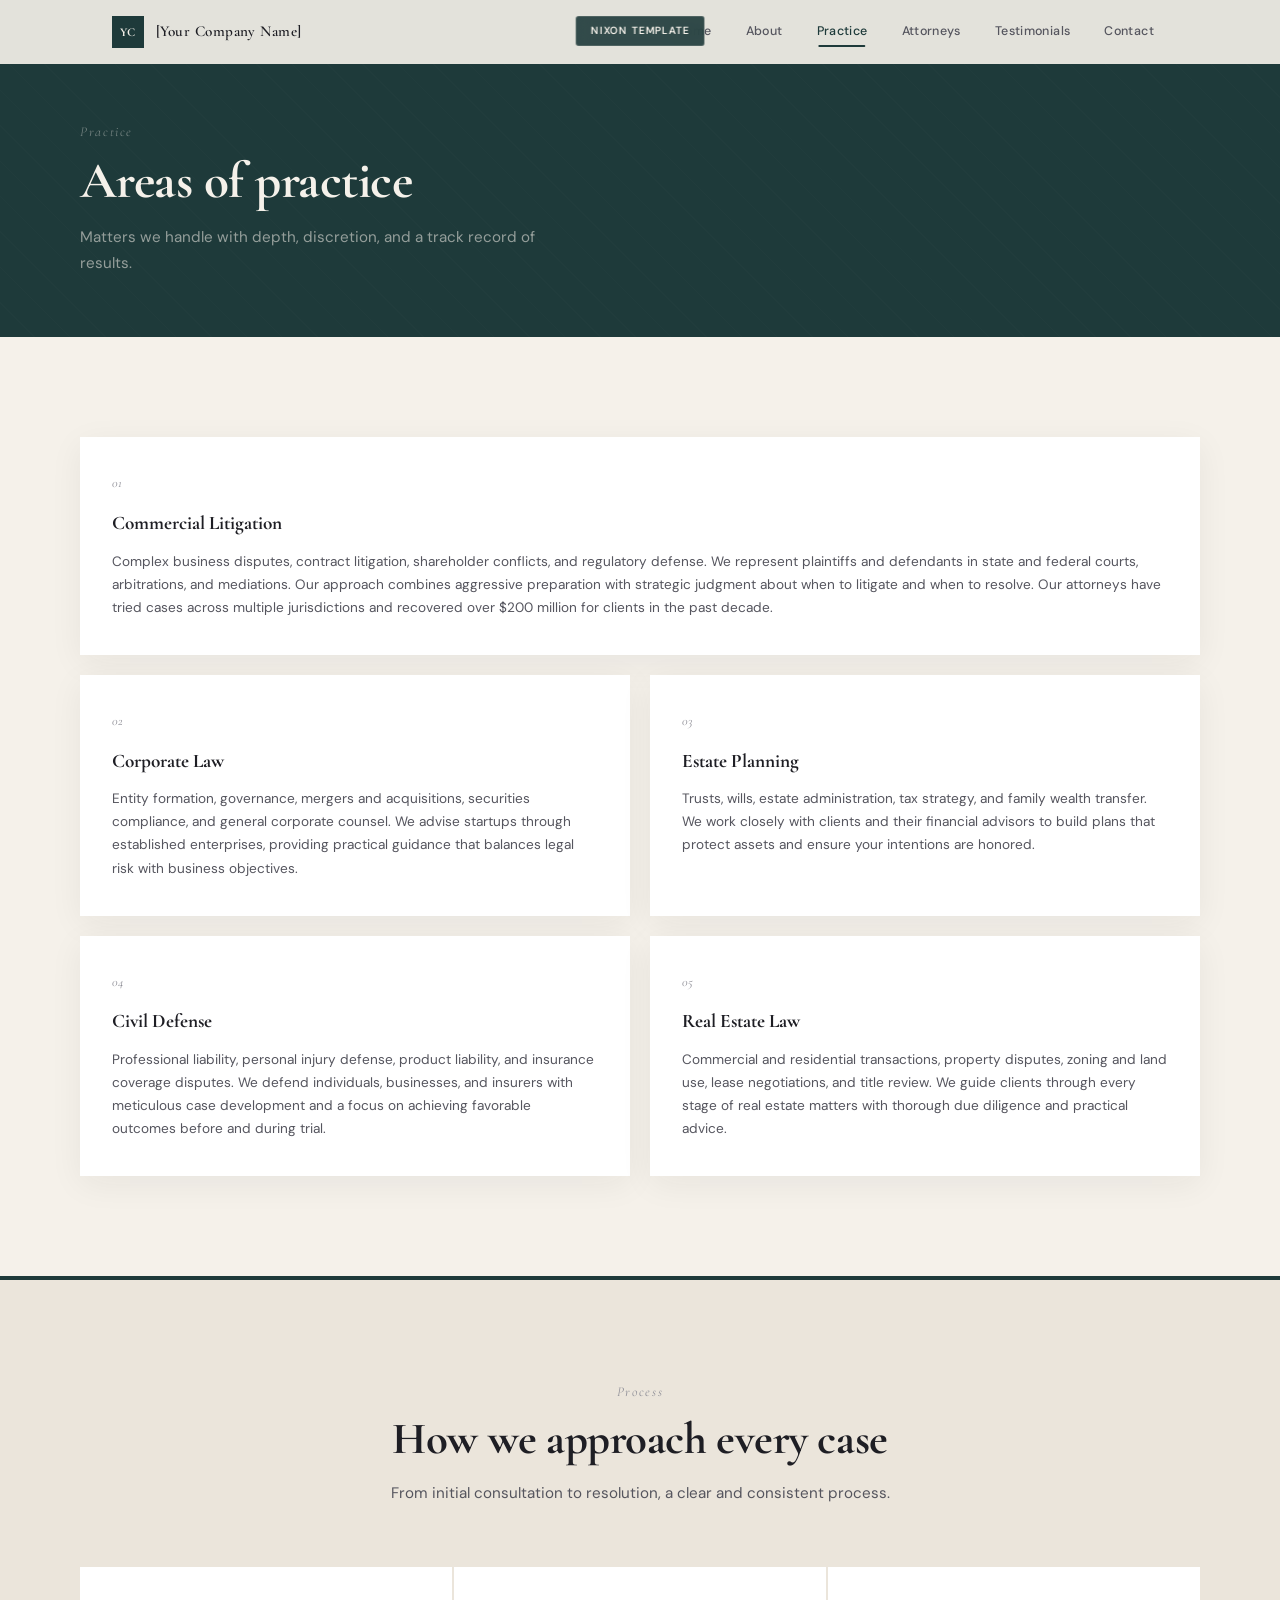
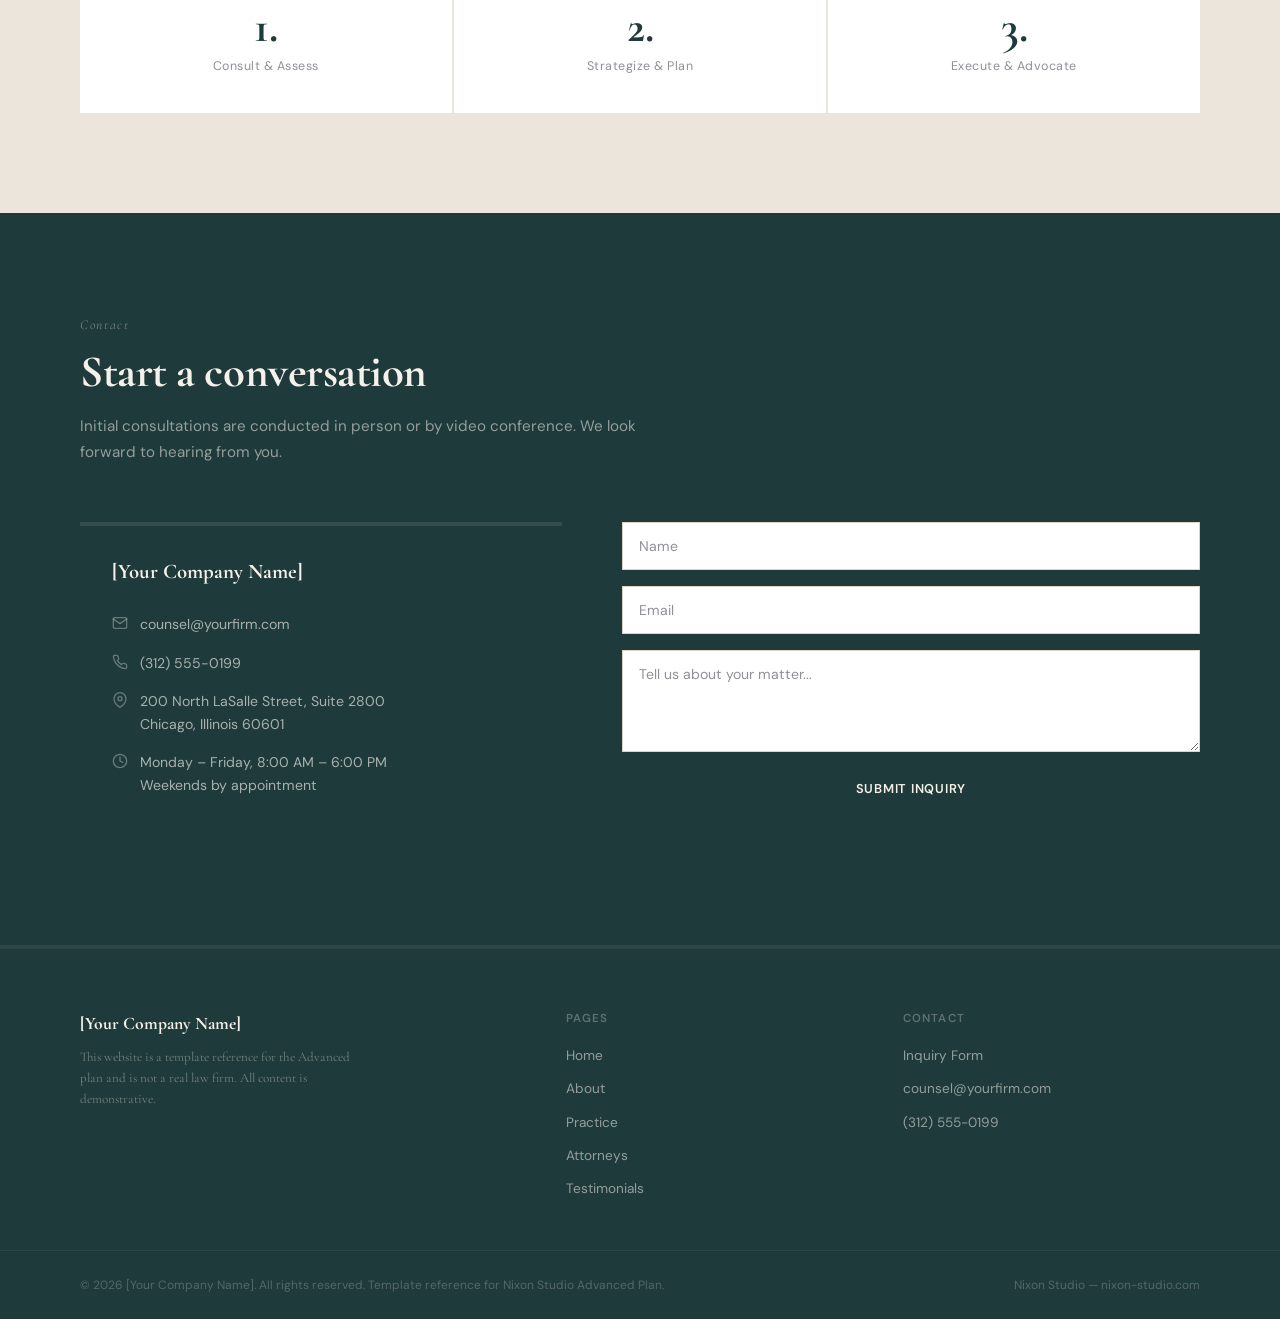
<file: pearson-hardmann/practice.html>
<!DOCTYPE html>
<html lang="en">
<head>
  <meta charset="UTF-8" />
  <meta name="viewport" content="width=device-width, initial-scale=1.0" />
  <title>Practice — [Your Company Name]</title>
  <link rel="preconnect" href="https://fonts.googleapis.com" />
  <link rel="preconnect" href="https://fonts.gstatic.com" crossorigin />
  <link href="https://fonts.googleapis.com/css2?family=Cormorant+Garamond:ital,wght@0,400;0,500;0,600;0,700;1,400;1,500&family=DM+Sans:opsz,wght@9..40,300;9..40,400;9..40,500;9..40,600;9..40,700&display=swap" rel="stylesheet" />
  <link rel="stylesheet" href="style.css" />
</head>
<body>

  <a href="https://www.nixon-studio.com" target="_blank" class="nixon-badge">Nixon Template</a>

  <header class="header" id="header">
    <div class="header-inner">
      <a href="index.html" class="header-brand">
        <span class="header-mark">YC</span>
        <span class="header-name">[Your Company Name]</span>
      </a>
      <nav class="header-nav">
        <a href="index.html" class="header-link">Home</a>
        <a href="about.html" class="header-link">About</a>
        <a href="practice.html" class="header-link active">Practice</a>
        <a href="attorneys.html" class="header-link">Attorneys</a>
        <a href="testimonials.html" class="header-link">Testimonials</a>
        <a href="#contact" class="header-link">Contact</a>
      </nav>
      <button class="header-toggle" id="navToggle" aria-label="Menu">
        <span></span><span></span><span></span>
      </button>
    </div>
  </header>

  <section class="page-header">
    <div class="page-header-inner">
      <span class="section-label reveal">Practice</span>
      <h1 class="reveal">Areas of practice</h1>
      <p class="reveal">Matters we handle with depth, discretion, and a track record of results.</p>
    </div>
  </section>

  <section class="section">
    <div class="section-inner">
      <div class="bento reveal">
        <div class="bento-card bento-card-wide">
          <span class="bento-number">01</span>
          <h3>Commercial Litigation</h3>
          <p>Complex business disputes, contract litigation, shareholder conflicts, and regulatory defense. We represent plaintiffs and defendants in state and federal courts, arbitrations, and mediations. Our approach combines aggressive preparation with strategic judgment about when to litigate and when to resolve. Our attorneys have tried cases across multiple jurisdictions and recovered over $200 million for clients in the past decade.</p>
        </div>
        <div class="bento-card">
          <span class="bento-number">02</span>
          <h3>Corporate Law</h3>
          <p>Entity formation, governance, mergers and acquisitions, securities compliance, and general corporate counsel. We advise startups through established enterprises, providing practical guidance that balances legal risk with business objectives.</p>
        </div>
        <div class="bento-card">
          <span class="bento-number">03</span>
          <h3>Estate Planning</h3>
          <p>Trusts, wills, estate administration, tax strategy, and family wealth transfer. We work closely with clients and their financial advisors to build plans that protect assets and ensure your intentions are honored.</p>
        </div>
        <div class="bento-card">
          <span class="bento-number">04</span>
          <h3>Civil Defense</h3>
          <p>Professional liability, personal injury defense, product liability, and insurance coverage disputes. We defend individuals, businesses, and insurers with meticulous case development and a focus on achieving favorable outcomes before and during trial.</p>
        </div>
        <div class="bento-card">
          <span class="bento-number">05</span>
          <h3>Real Estate Law</h3>
          <p>Commercial and residential transactions, property disputes, zoning and land use, lease negotiations, and title review. We guide clients through every stage of real estate matters with thorough due diligence and practical advice.</p>
        </div>
      </div>
    </div>
  </section>

  <div class="stripe"></div>

  <section class="section section-alt">
    <div class="section-inner">
      <div class="section-header centered reveal">
        <span class="section-label">Process</span>
        <h2>How we approach every case</h2>
        <p class="section-desc">From initial consultation to resolution, a clear and consistent process.</p>
      </div>
      <div class="stats-bar reveal">
        <div class="stat-block">
          <span class="stat-number">1.</span>
          <span class="stat-label">Consult &amp; Assess</span>
        </div>
        <div class="stat-block">
          <span class="stat-number">2.</span>
          <span class="stat-label">Strategize &amp; Plan</span>
        </div>
        <div class="stat-block">
          <span class="stat-number">3.</span>
          <span class="stat-label">Execute &amp; Advocate</span>
        </div>
      </div>
    </div>
  </section>

  <section class="section section-dark" id="contact">
    <div class="section-inner">
      <div class="section-header reveal">
        <span class="section-label">Contact</span>
        <h2>Start a conversation</h2>
        <p class="section-desc">Initial consultations are conducted in person or by video conference. We look forward to hearing from you.</p>
      </div>
      <div class="contact-split reveal">
        <div class="contact-info-side">
          <h3>[Your Company Name]</h3>
          <div class="contact-item">
            <svg width="16" height="16" viewBox="0 0 24 24" fill="none" stroke="currentColor" stroke-width="2" stroke-linecap="round" stroke-linejoin="round"><path d="M4 4h16c1.1 0 2 .9 2 2v12c0 1.1-.9 2-2 2H4c-1.1 0-2-.9-2-2V6c0-1.1.9-2 2-2z"/><polyline points="22,6 12,13 2,6"/></svg>
            <span>counsel@yourfirm.com</span>
          </div>
          <div class="contact-item">
            <svg width="16" height="16" viewBox="0 0 24 24" fill="none" stroke="currentColor" stroke-width="2" stroke-linecap="round" stroke-linejoin="round"><path d="M22 16.92v3a2 2 0 0 1-2.18 2 19.79 19.79 0 0 1-8.63-3.07 19.5 19.5 0 0 1-6-6 19.79 19.79 0 0 1-3.07-8.67A2 2 0 0 1 4.11 2h3a2 2 0 0 1 2 1.72 12.84 12.84 0 0 0 .7 2.81 2 2 0 0 1-.45 2.11L8.09 9.91a16 16 0 0 0 6 6l1.27-1.27a2 2 0 0 1 2.11-.45 12.84 12.84 0 0 0 2.81.7A2 2 0 0 1 22 16.92z"/></svg>
            <span>(312) 555-0199</span>
          </div>
          <div class="contact-item">
            <svg width="16" height="16" viewBox="0 0 24 24" fill="none" stroke="currentColor" stroke-width="2" stroke-linecap="round" stroke-linejoin="round"><path d="M21 10c0 7-9 13-9 13s-9-6-9-13a9 9 0 0 1 18 0z"/><circle cx="12" cy="10" r="3"/></svg>
            <span>200 North LaSalle Street, Suite 2800<br />Chicago, Illinois 60601</span>
          </div>
          <div class="contact-item">
            <svg width="16" height="16" viewBox="0 0 24 24" fill="none" stroke="currentColor" stroke-width="2" stroke-linecap="round" stroke-linejoin="round"><circle cx="12" cy="12" r="10"/><polyline points="12 6 12 12 16 14"/></svg>
            <span>Monday – Friday, 8:00 AM – 6:00 PM<br />Weekends by appointment</span>
          </div>
        </div>
        <form class="contact-form-side" id="contactForm">
          <input type="text" placeholder="Name" required />
          <input type="email" placeholder="Email" required />
          <textarea rows="4" placeholder="Tell us about your matter..."></textarea>
          <button type="submit" class="btn btn-accent">Submit Inquiry</button>
          <p class="form-feedback"></p>
        </form>
      </div>
    </div>
  </section>

  <footer class="footer">
    <div class="footer-top">
      <div class="footer-inner">
        <div class="footer-brand-side">
          <div class="footer-name">[Your Company Name]</div>
          <p>This website is a template reference for the Advanced plan and is not a real law firm. All content is demonstrative.</p>
        </div>
        <div class="footer-col">
          <h4>Pages</h4>
          <a href="index.html">Home</a>
          <a href="about.html">About</a>
          <a href="practice.html">Practice</a>
          <a href="attorneys.html">Attorneys</a>
          <a href="testimonials.html">Testimonials</a>
        </div>
        <div class="footer-col">
          <h4>Contact</h4>
          <a href="#contact">Inquiry Form</a>
          <a href="mailto:counsel@yourfirm.com">counsel@yourfirm.com</a>
          <a href="tel:+13125550199">(312) 555-0199</a>
        </div>
      </div>
    </div>
    <div class="footer-bottom">
      <div class="footer-bottom-inner">
        <span>&copy; 2026 [Your Company Name]. All rights reserved. Template reference for Nixon Studio Advanced Plan.</span>
        <span>Nixon Studio — nixon-studio.com</span>
      </div>
    </div>
  </footer>

  <script src="script.js"></script>
</body>
</html>
</file>
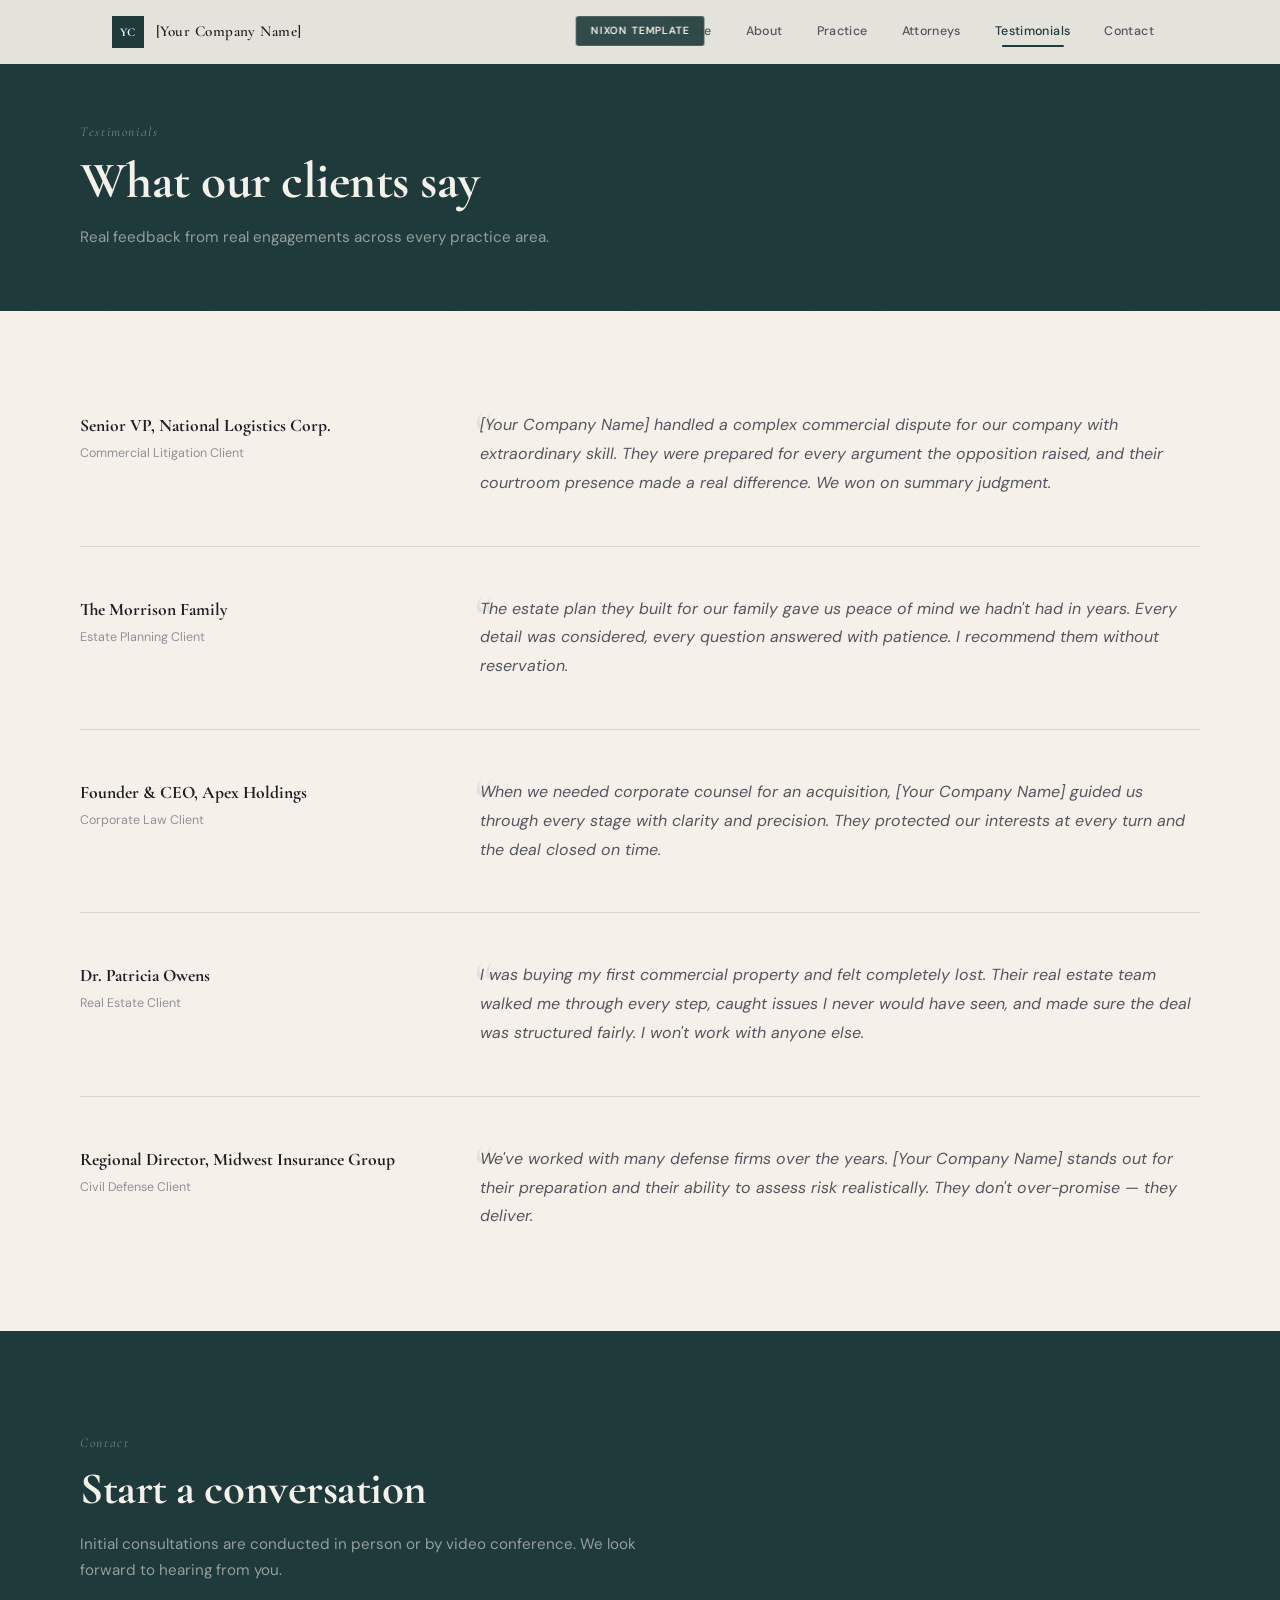
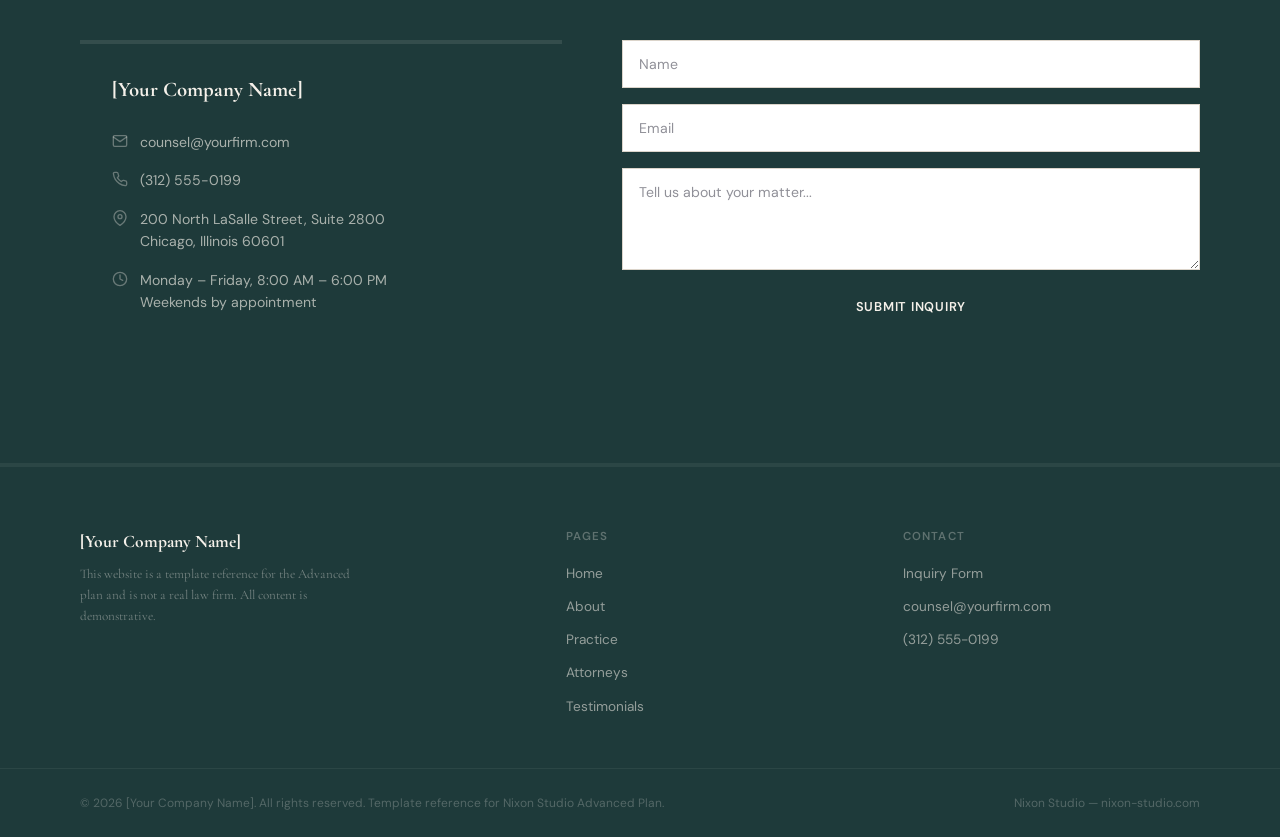
<file: pearson-hardmann/testimonials.html>
<!DOCTYPE html>
<html lang="en">
<head>
  <meta charset="UTF-8" />
  <meta name="viewport" content="width=device-width, initial-scale=1.0" />
  <title>Testimonials — [Your Company Name]</title>
  <link rel="preconnect" href="https://fonts.googleapis.com" />
  <link rel="preconnect" href="https://fonts.gstatic.com" crossorigin />
  <link href="https://fonts.googleapis.com/css2?family=Cormorant+Garamond:ital,wght@0,400;0,500;0,600;0,700;1,400;1,500&family=DM+Sans:opsz,wght@9..40,300;9..40,400;9..40,500;9..40,600;9..40,700&display=swap" rel="stylesheet" />
  <link rel="stylesheet" href="style.css" />
</head>
<body>

  <a href="https://www.nixon-studio.com" target="_blank" class="nixon-badge">Nixon Template</a>

  <header class="header" id="header">
    <div class="header-inner">
      <a href="index.html" class="header-brand">
        <span class="header-mark">YC</span>
        <span class="header-name">[Your Company Name]</span>
      </a>
      <nav class="header-nav">
        <a href="index.html" class="header-link">Home</a>
        <a href="about.html" class="header-link">About</a>
        <a href="practice.html" class="header-link">Practice</a>
        <a href="attorneys.html" class="header-link">Attorneys</a>
        <a href="testimonials.html" class="header-link active">Testimonials</a>
        <a href="#contact" class="header-link">Contact</a>
      </nav>
      <button class="header-toggle" id="navToggle" aria-label="Menu">
        <span></span><span></span><span></span>
      </button>
    </div>
  </header>

  <section class="page-header">
    <div class="page-header-inner">
      <span class="section-label reveal">Testimonials</span>
      <h1 class="reveal">What our clients say</h1>
      <p class="reveal">Real feedback from real engagements across every practice area.</p>
    </div>
  </section>

  <section class="section">
    <div class="section-inner">
      <div class="testimonial-list reveal">
        <div class="testimonial-block">
          <div class="testimonial-meta">
            <span class="testimonial-name">Senior VP, National Logistics Corp.</span>
            <span class="testimonial-role">Commercial Litigation Client</span>
          </div>
          <div class="testimonial-quote">
            <blockquote>[Your Company Name] handled a complex commercial dispute for our company with extraordinary skill. They were prepared for every argument the opposition raised, and their courtroom presence made a real difference. We won on summary judgment.</blockquote>
          </div>
        </div>
        <div class="testimonial-block">
          <div class="testimonial-meta">
            <span class="testimonial-name">The Morrison Family</span>
            <span class="testimonial-role">Estate Planning Client</span>
          </div>
          <div class="testimonial-quote">
            <blockquote>The estate plan they built for our family gave us peace of mind we hadn't had in years. Every detail was considered, every question answered with patience. I recommend them without reservation.</blockquote>
          </div>
        </div>
        <div class="testimonial-block">
          <div class="testimonial-meta">
            <span class="testimonial-name">Founder &amp; CEO, Apex Holdings</span>
            <span class="testimonial-role">Corporate Law Client</span>
          </div>
          <div class="testimonial-quote">
            <blockquote>When we needed corporate counsel for an acquisition, [Your Company Name] guided us through every stage with clarity and precision. They protected our interests at every turn and the deal closed on time.</blockquote>
          </div>
        </div>
        <div class="testimonial-block">
          <div class="testimonial-meta">
            <span class="testimonial-name">Dr. Patricia Owens</span>
            <span class="testimonial-role">Real Estate Client</span>
          </div>
          <div class="testimonial-quote">
            <blockquote>I was buying my first commercial property and felt completely lost. Their real estate team walked me through every step, caught issues I never would have seen, and made sure the deal was structured fairly. I won't work with anyone else.</blockquote>
          </div>
        </div>
        <div class="testimonial-block">
          <div class="testimonial-meta">
            <span class="testimonial-name">Regional Director, Midwest Insurance Group</span>
            <span class="testimonial-role">Civil Defense Client</span>
          </div>
          <div class="testimonial-quote">
            <blockquote>We've worked with many defense firms over the years. [Your Company Name] stands out for their preparation and their ability to assess risk realistically. They don't over-promise — they deliver.</blockquote>
          </div>
        </div>
      </div>
    </div>
  </section>

  <section class="section section-dark" id="contact">
    <div class="section-inner">
      <div class="section-header reveal">
        <span class="section-label">Contact</span>
        <h2>Start a conversation</h2>
        <p class="section-desc">Initial consultations are conducted in person or by video conference. We look forward to hearing from you.</p>
      </div>
      <div class="contact-split reveal">
        <div class="contact-info-side">
          <h3>[Your Company Name]</h3>
          <div class="contact-item">
            <svg width="16" height="16" viewBox="0 0 24 24" fill="none" stroke="currentColor" stroke-width="2" stroke-linecap="round" stroke-linejoin="round"><path d="M4 4h16c1.1 0 2 .9 2 2v12c0 1.1-.9 2-2 2H4c-1.1 0-2-.9-2-2V6c0-1.1.9-2 2-2z"/><polyline points="22,6 12,13 2,6"/></svg>
            <span>counsel@yourfirm.com</span>
          </div>
          <div class="contact-item">
            <svg width="16" height="16" viewBox="0 0 24 24" fill="none" stroke="currentColor" stroke-width="2" stroke-linecap="round" stroke-linejoin="round"><path d="M22 16.92v3a2 2 0 0 1-2.18 2 19.79 19.79 0 0 1-8.63-3.07 19.5 19.5 0 0 1-6-6 19.79 19.79 0 0 1-3.07-8.67A2 2 0 0 1 4.11 2h3a2 2 0 0 1 2 1.72 12.84 12.84 0 0 0 .7 2.81 2 2 0 0 1-.45 2.11L8.09 9.91a16 16 0 0 0 6 6l1.27-1.27a2 2 0 0 1 2.11-.45 12.84 12.84 0 0 0 2.81.7A2 2 0 0 1 22 16.92z"/></svg>
            <span>(312) 555-0199</span>
          </div>
          <div class="contact-item">
            <svg width="16" height="16" viewBox="0 0 24 24" fill="none" stroke="currentColor" stroke-width="2" stroke-linecap="round" stroke-linejoin="round"><path d="M21 10c0 7-9 13-9 13s-9-6-9-13a9 9 0 0 1 18 0z"/><circle cx="12" cy="10" r="3"/></svg>
            <span>200 North LaSalle Street, Suite 2800<br />Chicago, Illinois 60601</span>
          </div>
          <div class="contact-item">
            <svg width="16" height="16" viewBox="0 0 24 24" fill="none" stroke="currentColor" stroke-width="2" stroke-linecap="round" stroke-linejoin="round"><circle cx="12" cy="12" r="10"/><polyline points="12 6 12 12 16 14"/></svg>
            <span>Monday – Friday, 8:00 AM – 6:00 PM<br />Weekends by appointment</span>
          </div>
        </div>
        <form class="contact-form-side" id="contactForm">
          <input type="text" placeholder="Name" required />
          <input type="email" placeholder="Email" required />
          <textarea rows="4" placeholder="Tell us about your matter..."></textarea>
          <button type="submit" class="btn btn-accent">Submit Inquiry</button>
          <p class="form-feedback"></p>
        </form>
      </div>
    </div>
  </section>

  <footer class="footer">
    <div class="footer-top">
      <div class="footer-inner">
        <div class="footer-brand-side">
          <div class="footer-name">[Your Company Name]</div>
          <p>This website is a template reference for the Advanced plan and is not a real law firm. All content is demonstrative.</p>
        </div>
        <div class="footer-col">
          <h4>Pages</h4>
          <a href="index.html">Home</a>
          <a href="about.html">About</a>
          <a href="practice.html">Practice</a>
          <a href="attorneys.html">Attorneys</a>
          <a href="testimonials.html">Testimonials</a>
        </div>
        <div class="footer-col">
          <h4>Contact</h4>
          <a href="#contact">Inquiry Form</a>
          <a href="mailto:counsel@yourfirm.com">counsel@yourfirm.com</a>
          <a href="tel:+13125550199">(312) 555-0199</a>
        </div>
      </div>
    </div>
    <div class="footer-bottom">
      <div class="footer-bottom-inner">
        <span>&copy; 2026 [Your Company Name]. All rights reserved. Template reference for Nixon Studio Advanced Plan.</span>
        <span>Nixon Studio — nixon-studio.com</span>
      </div>
    </div>
  </footer>

  <script src="script.js"></script>
</body>
</html>
</file>
<file: aura-and-bean/style.css>
*, *::before, *::after { margin: 0; padding: 0; box-sizing: border-box; }

:root {
  --espresso: #1a0f0a;
  --espresso-light: #2c1810;
  --roast: #3d2218;
  --roast-medium: #5c3a28;
  --cream: #f5f0eb;
  --cream-dark: #e8ddd0;
  --gold: #d4a373;
  --gold-light: #e8c8a8;
  --latte: #c8a882;
  --text: #f5f0eb;
  --text-secondary: #c8b8a8;
  --text-muted: #8a7a6a;
  --border: rgba(245, 240, 235, 0.08);
  --radius: 12px;
  --radius-lg: 20px;
  --transition: 600ms cubic-bezier(0.16, 1, 0.3, 1);
  --content: 1200px;
  --content-narrow: 840px;
}

html { scroll-behavior: smooth; }

body {
  font-family: 'DM Sans', -apple-system, BlinkMacSystemFont, sans-serif;
  background: var(--espresso);
  color: var(--text);
  line-height: 1.7;
  overflow-x: hidden;
  -webkit-font-smoothing: antialiased;
}

::selection { background: var(--gold); color: var(--espresso); }
::-webkit-scrollbar { width: 6px; }
::-webkit-scrollbar-track { background: var(--espresso); }
::-webkit-scrollbar-thumb { background: var(--roast-medium); border-radius: 3px; }
::-webkit-scrollbar-thumb:hover { background: var(--gold); }

img { max-width: 100%; display: block; }

/* ── Nixon Badge ── */
.nixon-badge {
  position: fixed; top: 16px; left: 50%; transform: translateX(-50%);
  z-index: 9999;
  background: rgba(26, 15, 10, 0.85);
  backdrop-filter: blur(8px);
  border: 1px solid rgba(212, 163, 115, 0.15);
  color: var(--cream);
  font-family: 'DM Sans', sans-serif;
  font-size: 0.62rem; font-weight: 600;
  letter-spacing: 0.08em; text-transform: uppercase;
  text-decoration: none; padding: 4px 12px;
  border-radius: 100px; transition: all 0.3s ease;
}
.nixon-badge:hover { border-color: var(--gold); color: var(--gold-light); }

/* ── Reveal ── */
.reveal {
  opacity: 0; transform: translateY(32px);
  transition: opacity 0.8s ease, transform 0.8s ease;
}
.reveal.visible { opacity: 1; transform: translateY(0); }
.reveal-left {
  opacity: 0; transform: translateX(-40px);
  transition: opacity 0.8s ease, transform 0.8s ease;
}
.reveal-left.visible { opacity: 1; transform: translateX(0); }
.reveal-right {
  opacity: 0; transform: translateX(40px);
  transition: opacity 0.8s ease, transform 0.8s ease;
}
.reveal-right.visible { opacity: 1; transform: translateX(0); }
.reveal-scale {
  opacity: 0; transform: scale(0.92);
  transition: opacity 0.8s ease, transform 0.8s ease;
}
.reveal-scale.visible { opacity: 1; transform: scale(1); }

/* ── Header ── */
.header {
  position: fixed; top: 0; left: 0; right: 0; z-index: 100;
  background: rgba(26, 15, 10, 0.6);
  backdrop-filter: blur(16px);
  -webkit-backdrop-filter: blur(16px);
  transition: all var(--transition);
}
.header.scrolled { background: rgba(26, 15, 10, 0.92); box-shadow: 0 1px 0 var(--border); }
.header-inner {
  max-width: var(--content); margin: 0 auto;
  padding: 0 32px; height: 68px;
  display: flex; align-items: center; justify-content: space-between;
}
.header-brand {
  display: flex; align-items: center; gap: 12px;
  text-decoration: none; color: var(--text);
}
.header-mark {
  font-family: 'Playfair Display', serif;
  font-size: 1.4rem; font-weight: 700;
  font-style: italic; color: var(--gold);
  line-height: 1;
}
.header-nav { display: flex; gap: 4px; align-items: center; }
.header-link {
  color: var(--text-secondary); text-decoration: none;
  font-size: 0.78rem; font-weight: 500;
  letter-spacing: 0.04em;
  padding: 6px 16px; border-radius: 6px;
  transition: all var(--transition); position: relative;
}
.header-link::after {
  content: ''; position: absolute; bottom: 1px; left: 50%;
  width: 0; height: 1.5px;
  background: var(--gold);
  transition: all var(--transition); transform: translateX(-50%);
  border-radius: 1px;
}
.header-link:hover { color: var(--text); }
.header-link:hover::after { width: 60%; }
.header-link.active { color: var(--gold); }
.header-link.active::after { width: 60%; background: var(--gold); }

.header-toggle {
  display: none; flex-direction: column; gap: 5px;
  background: none; border: none; cursor: pointer; padding: 4px;
}
.header-toggle span {
  display: block; width: 22px; height: 1.5px;
  background: var(--cream); transition: all var(--transition);
}

/* ── Buttons ── */
.btn {
  display: inline-flex; align-items: center; gap: 8px;
  padding: 14px 32px;
  font-size: 0.8rem; font-weight: 600;
  letter-spacing: 0.06em; text-transform: uppercase;
  text-decoration: none; cursor: pointer; border: none;
  font-family: inherit; border-radius: 100px;
  transition: all var(--transition);
}
.btn-primary {
  background: var(--gold); color: var(--espresso);
}
.btn-primary:hover {
  background: var(--gold-light); transform: translateY(-2px);
  box-shadow: 0 12px 32px rgba(212, 163, 115, 0.2);
}
.btn-outline {
  background: transparent; color: var(--cream);
  border: 1px solid rgba(245, 240, 235, 0.15);
}
.btn-outline:hover {
  border-color: var(--gold); color: var(--gold);
  transform: translateY(-2px);
  background: rgba(212, 163, 115, 0.04);
}
.btn-ghost {
  background: transparent; color: var(--text-secondary);
  padding: 14px 24px;
}
.btn-ghost:hover { color: var(--text); transform: translateY(-1px); }
.btn-accent {
  background: var(--cream); color: var(--espresso);
}
.btn-accent:hover {
  background: #fff; transform: translateY(-2px);
  box-shadow: 0 12px 32px rgba(0,0,0,0.2);
}

/* ── Sections ── */
.section { padding: 120px 32px; }
.section-alt { background: var(--espresso-light); }
.section-cream { background: var(--cream); color: var(--espresso); }
.section-cream .section-desc { color: var(--roast-medium); }

.section-inner { max-width: var(--content); margin: 0 auto; }
.section-inner.narrow { max-width: var(--content-narrow); }

.section-header { margin-bottom: 60px; max-width: 640px; }
.section-header.centered { text-align: center; margin-left: auto; margin-right: auto; }

.section-label {
  display: inline-block;
  font-family: 'Playfair Display', serif;
  font-style: italic;
  font-size: 0.85rem;
  color: var(--gold);
  margin-bottom: 12px;
  border: 1px solid rgba(212, 163, 115, 0.15);
  padding: 4px 14px;
  border-radius: 100px;
}
.section-cream .section-label { border-color: rgba(60, 34, 24, 0.15); color: var(--roast-medium); }

.section h2 {
  font-family: 'Playfair Display', serif;
  font-size: 3rem;
  font-weight: 700;
  line-height: 1.15;
  letter-spacing: -0.02em;
}
.section-cream h2 { color: var(--espresso); }

.section-desc {
  color: var(--text-secondary);
  font-size: 0.95rem;
  line-height: 1.8;
  margin-top: 16px;
}
.section-cream .section-desc { color: var(--roast-medium); }

/* ── Page Hero ── */
.page-hero {
  min-height: 60vh;
  display: flex; align-items: center;
  padding: 140px 32px 80px;
  position: relative; overflow: hidden;
}
.page-hero::before {
  content: ''; position: absolute; inset: 0;
  background:
    radial-gradient(ellipse at 70% 20%, rgba(212, 163, 115, 0.06), transparent 50%),
    radial-gradient(ellipse at 30% 80%, rgba(60, 34, 24, 0.3), transparent 50%);
  pointer-events: none;
}
.page-hero-inner {
  max-width: var(--content); margin: 0 auto;
  width: 100%; position: relative; z-index: 1;
}
.page-hero-inner h1 {
  font-family: 'Playfair Display', serif;
  font-size: 4rem;
  font-weight: 700;
  line-height: 1.05;
  letter-spacing: -0.02em;
  max-width: 600px;
  margin-bottom: 20px;
}
.page-hero-inner h1 span { font-style: italic; color: var(--gold); }
.page-hero-inner p {
  color: var(--text-secondary);
  font-size: 1rem;
  max-width: 480px;
  line-height: 1.7;
}

/* ── Grid / Layout Helpers ── */
.grid-2 { display: grid; grid-template-columns: 1fr 1fr; gap: 60px; align-items: center; }
.grid-3 { display: grid; grid-template-columns: repeat(3, 1fr); gap: 24px; }
.grid-4 { display: grid; grid-template-columns: repeat(4, 1fr); gap: 24px; }

@media (max-width: 900px) {
  .grid-2 { grid-template-columns: 1fr; gap: 32px; }
  .grid-3 { grid-template-columns: 1fr; }
  .grid-4 { grid-template-columns: repeat(2, 1fr); }
}

/* ── Footer ── */
.footer {
  background: var(--espresso);
  border-top: 1px solid var(--border);
  padding: 80px 32px 32px;
}
.footer-inner {
  max-width: var(--content); margin: 0 auto;
}
.footer-grid {
  display: grid;
  grid-template-columns: 1.5fr 1fr 1fr 1fr;
  gap: 40px;
  padding-bottom: 48px;
  border-bottom: 1px solid var(--border);
}
.footer-brand {
  font-family: 'Playfair Display', serif;
  font-style: italic;
  font-size: 1.5rem;
  font-weight: 700;
  color: var(--gold);
  margin-bottom: 12px;
}
.footer-desc {
  font-size: 0.82rem;
  color: var(--text-muted);
  max-width: 280px;
  line-height: 1.7;
}
.footer-col h4 {
  font-size: 0.7rem;
  font-weight: 600;
  letter-spacing: 0.1em;
  text-transform: uppercase;
  color: rgba(245, 240, 235, 0.25);
  margin-bottom: 16px;
}
.footer-col a {
  display: block;
  color: var(--text-muted);
  text-decoration: none;
  font-size: 0.85rem;
  margin-bottom: 10px;
  transition: color var(--transition);
}
.footer-col a:hover { color: var(--cream); }
.footer-bottom {
  display: flex; justify-content: space-between;
  align-items: center; flex-wrap: wrap; gap: 12px;
  padding-top: 24px;
  font-size: 0.75rem;
  color: rgba(245, 240, 235, 0.2);
}

@media (max-width: 768px) {
  .footer-grid { grid-template-columns: 1fr 1fr; gap: 32px; }
  .header-nav { display: none; }
  .header-toggle { display: flex; }
  .section { padding: 80px 24px; }
  .section h2 { font-size: 2rem; }
  .page-hero-inner h1 { font-size: 2.4rem; }
  .page-hero { min-height: 50vh; padding: 120px 24px 60px; }
}

/* ── Hover Image Box ── */
.hover-img {
  position: relative; overflow: hidden; cursor: pointer;
}
.hover-img-preview {
  position: fixed;
  width: 280px; height: 200px;
  border-radius: var(--radius);
  object-fit: cover;
  pointer-events: none;
  z-index: 999;
  opacity: 0;
  transition: opacity 0.3s ease, transform 0.3s ease;
  transform: scale(0.95);
  box-shadow: 0 20px 60px rgba(0,0,0,0.5);
  border: 1px solid var(--border);
}
.hover-img-preview.visible { opacity: 1; transform: scale(1); }

/* ── Timeline ── */
.timeline {
  position: relative;
  padding-left: 40px;
}
.timeline::before {
  content: '';
  position: absolute; left: 15px; top: 0; bottom: 0;
  width: 1px;
  background: linear-gradient(to bottom, var(--gold), transparent);
}
.timeline-item {
  position: relative;
  padding-bottom: 60px;
}
.timeline-item::before {
  content: '';
  position: absolute; left: -33px; top: 4px;
  width: 10px; height: 10px;
  background: var(--gold);
  border-radius: 50%;
  border: 2px solid var(--espresso);
  box-shadow: 0 0 0 2px var(--gold);
}
.timeline-year {
  font-family: 'Playfair Display', serif;
  font-size: 1rem;
  font-weight: 700;
  color: var(--gold);
  margin-bottom: 6px;
}
.timeline-text { font-size: 0.9rem; color: var(--text-secondary); }
.section-cream .timeline-item::before { border-color: var(--cream); }

/* ── Tabs ── */
.tabs-nav {
  display: flex; gap: 4px;
  border-bottom: 1px solid var(--border);
  margin-bottom: 40px;
  overflow-x: auto; -webkit-overflow-scrolling: touch;
}
.tab-btn {
  padding: 12px 24px;
  background: none; border: none;
  color: var(--text-muted);
  font-family: inherit;
  font-size: 0.82rem; font-weight: 500;
  cursor: pointer;
  transition: all var(--transition);
  white-space: nowrap;
  border-bottom: 2px solid transparent;
  margin-bottom: -1px;
}
.tab-btn:hover { color: var(--text-secondary); }
.tab-btn.active { color: var(--gold); border-bottom-color: var(--gold); }
.tab-content { display: none; }
.tab-content.active { display: block; }
.section-cream .tab-btn.active { color: var(--roast-medium); border-bottom-color: var(--roast-medium); }

/* ── Menu Items ── */
.menu-item {
  display: flex; justify-content: space-between; align-items: flex-start;
  padding: 20px 0;
  border-bottom: 1px solid var(--border);
  gap: 24px;
}
.menu-item:last-child { border-bottom: none; }
.menu-item-info h3 {
  font-family: 'Playfair Display', serif;
  font-size: 1.05rem;
  font-weight: 700;
  margin-bottom: 4px;
}
.menu-item-info p {
  font-size: 0.82rem; color: var(--text-muted);
  max-width: 400px;
}
.menu-item-price {
  font-family: 'Playfair Display', serif;
  font-size: 1.05rem;
  color: var(--gold);
  font-weight: 600;
  white-space: nowrap;
}
.section-cream .menu-item-price { color: var(--roast-medium); }
.section-cream .menu-item-info p { color: var(--roast-medium); opacity: 0.7; }

/* ── Flavor Widget ── */
.flavor-widget {
  display: grid;
  grid-template-columns: repeat(3, 1fr);
  gap: 16px;
}
.flavor-note {
  padding: 32px 20px;
  text-align: center;
  background: rgba(245, 240, 235, 0.03);
  border: 1px solid var(--border);
  border-radius: var(--radius);
  cursor: pointer;
  transition: all var(--transition);
  position: relative; overflow: hidden;
}
.flavor-note::before {
  content: '';
  position: absolute; inset: 0;
  background: linear-gradient(135deg, var(--gold), transparent);
  opacity: 0; transition: opacity var(--transition);
}
.flavor-note:hover { border-color: var(--gold); transform: translateY(-3px); }
.flavor-note:hover::before { opacity: 0.08; }
.flavor-note.active { border-color: var(--gold); background: rgba(212, 163, 115, 0.06); }
.flavor-note-icon { font-size: 2rem; margin-bottom: 10px; position: relative; z-index: 1; }
.flavor-note h4 { font-size: 0.85rem; font-weight: 600; margin-bottom: 4px; position: relative; z-index: 1; }
.flavor-note p { font-size: 0.75rem; color: var(--text-muted); position: relative; z-index: 1; }
.flavor-result {
  margin-top: 32px;
  padding: 24px;
  background: rgba(245, 240, 235, 0.03);
  border: 1px solid var(--border);
  border-radius: var(--radius);
  text-align: center;
  min-height: 80px;
  display: flex; align-items: center; justify-content: center;
}
.flavor-result p {
  font-family: 'Playfair Display', serif;
  font-style: italic;
  font-size: 1.1rem;
  color: var(--text-secondary);
}

/* ── Contact Split ── */
.contact-split {
  display: grid;
  grid-template-columns: 1fr 1fr;
  min-height: 100vh;
}
.contact-map {
  position: relative;
  overflow: hidden;
  background: var(--espresso-light);
  display: flex; align-items: center; justify-content: center;
}
.contact-map-content {
  text-align: center;
  padding: 40px;
}
.contact-map-content .map-icon {
  font-size: 4rem; margin-bottom: 20px;
  filter: grayscale(1) brightness(0.6);
}
.contact-map-content h3 {
  font-family: 'Playfair Display', serif;
  font-size: 1.5rem;
  color: var(--text-secondary);
  margin-bottom: 8px;
}
.contact-map-content p {
  color: var(--text-muted);
  font-size: 0.85rem;
}
.contact-form-panel {
  padding: 80px 60px;
  display: flex; flex-direction: column; justify-content: center;
}
.contact-form-panel h2 {
  font-family: 'Playfair Display', serif;
  font-size: 2.4rem;
  font-weight: 700;
  margin-bottom: 8px;
}
.contact-form-panel > p {
  color: var(--text-secondary);
  font-size: 0.9rem;
  margin-bottom: 40px;
}
.form-group { margin-bottom: 20px; }
.form-group label {
  display: block;
  font-size: 0.72rem;
  font-weight: 600;
  letter-spacing: 0.08em;
  text-transform: uppercase;
  color: var(--cream-dark);
  margin-bottom: 6px;
}
.form-group input,
.form-group textarea,
.form-group select {
  width: 100%;
  padding: 14px 16px;
  background: rgba(245, 240, 235, 0.03);
  border: 1px solid var(--border);
  border-radius: 8px;
  color: var(--text);
  font-family: inherit;
  font-size: 0.9rem;
  outline: none;
  transition: border-color var(--transition);
}
.form-group input:focus,
.form-group textarea:focus,
.form-group select:focus {
  border-color: var(--gold);
  box-shadow: 0 0 0 3px rgba(212, 163, 115, 0.06);
}
.form-group input::placeholder,
.form-group textarea::placeholder { color: var(--text-muted); }
.form-group textarea { resize: vertical; min-height: 100px; }
.form-group select { appearance: none; cursor: pointer; }
.form-group select option { color: #1a0f0a; background: #f5f0eb; }
.form-feedback { font-size: 0.85rem; color: var(--gold); min-height: 24px; }
.form-row-2 { display: grid; grid-template-columns: 1fr 1fr; gap: 16px; }

@media (max-width: 768px) {
  .contact-split { grid-template-columns: 1fr; }
  .contact-form-panel { padding: 60px 24px; }
  .contact-map { min-height: 300px; }
  .form-row-2 { grid-template-columns: 1fr; }
  .flavor-widget { grid-template-columns: 1fr 1fr; }
}

/* ── Booking -- Calendar / Time ── */
.booking-grid { display: grid; grid-template-columns: 1fr 1fr; gap: 16px; }

/* ── Ambient BG ── */
.ambient-bg {
  position: fixed; top: 0; left: 0; right: 0; bottom: 0;
  pointer-events: none; z-index: 0;
  overflow: hidden;
}
.ambient-bg video {
  width: 100%; height: 100%;
  object-fit: cover; opacity: 0.05;
}
.ambient-overlay {
  position: fixed; top: 0; left: 0; right: 0; bottom: 0;
  z-index: 1;
  pointer-events: none;
  background:
    radial-gradient(ellipse at 50% 0%, rgba(26,15,10,0.3), transparent 50%),
    radial-gradient(ellipse at 50% 100%, rgba(26,15,10,0.8), transparent 50%);
}
.content-overlay { position: relative; z-index: 2; }

/* ── Siphon Decorative ── */
.siphon-art {
  position: relative;
  width: 100%; height: 400px;
  display: flex; align-items: center; justify-content: center;
  overflow: hidden;
}
.siphon-art svg { width: 100%; height: 100%; max-width: 400px; }

/* ── Responsive extras ── */
@media (max-width: 480px) {
  .page-hero-inner h1 { font-size: 1.8rem; }
  .section h2 { font-size: 1.6rem; }
  .flavor-widget { grid-template-columns: 1fr; }
}
</file>
<file: dub-county-roleplay/style.css>
*, *::before, *::after { margin: 0; padding: 0; box-sizing: border-box; }

:root {
  --bg: #0a0f1e;
  --surface: #111827;
  --surface-alt: #0d1322;
  --card: #1a2332;
  --card-hover: #1f2b3e;
  --accent: #ff6d00;
  --accent-light: #ffab40;
  --accent-glow: rgba(255, 109, 0, 0.15);
  --text: #f0f0f5;
  --text-secondary: #8890a8;
  --text-muted: #5a6278;
  --border: #1e2a3a;
  --radius: 12px;
  --radius-sm: 8px;
  --ease-bounce: cubic-bezier(0.34, 1.56, 0.64, 1);
  --ease-smooth: cubic-bezier(0.16, 1, 0.3, 1);
}

html { scroll-behavior: smooth; }

::-webkit-scrollbar { width: 6px; }
::-webkit-scrollbar-track { background: var(--bg); }
::-webkit-scrollbar-thumb { background: var(--accent); border-radius: 3px; }
::-webkit-scrollbar-thumb:hover { background: var(--accent-light); }

body {
  font-family: 'Inter', -apple-system, BlinkMacSystemFont, sans-serif;
  background: var(--bg);
  color: var(--text);
  line-height: 1.6;
  overflow-x: hidden;
}

/* ── Nixon Template Badge ── */

.nixon-badge {
  position: fixed;
  top: 16px;
  left: 50%;
  transform: translateX(-50%);
  z-index: 9999;
  background: rgba(10, 15, 30, 0.85);
  backdrop-filter: blur(8px);
  border: 1px solid rgba(255, 109, 0, 0.2);
  color: #f0f0f5;
  font-family: 'Inter', sans-serif;
  font-size: 0.68rem;
  font-weight: 600;
  letter-spacing: 0.08em;
  text-transform: uppercase;
  text-decoration: none;
  padding: 5px 14px;
  border-radius: 4px;
  transition: all 0.3s ease;
}

.nixon-badge:hover {
  border-color: var(--accent-light);
  color: var(--accent-light);
}

/* ── Scroll Tracker ── */

#scroll-tracker {
  position: fixed;
  top: 0;
  left: 0;
  width: 100%;
  height: 3px;
  background: transparent;
  z-index: 1001;
  transform-origin: left;
  transform: scaleX(0);
  will-change: transform;
}

/* ── Reveal ── */

.reveal {
  opacity: 0;
  transition: opacity 0.8s var(--ease-smooth), transform 0.8s var(--ease-smooth);
}

.reveal.visible {
  opacity: 1;
  transform: translateY(0) scale(1) !important;
}

/* stagger direction per section: each child alternates left/right */
.hero .reveal:nth-child(odd) { transform: translateX(-40px); }
.hero .reveal:nth-child(even) { transform: translateX(40px); }
.hero .reveal.visible { transform: translateX(0); }

#staff .reveal { transform: translateY(40px); }
#staff .reveal.visible { transform: translateY(0); }

#gallery .reveal { transform: scale(0.92); }
#gallery .reveal.visible { transform: scale(1); }

#faq .reveal { transform: translateY(40px); }
#faq .reveal.visible { transform: translateY(0); }

#apply .reveal { transform: translateY(30px); }
#apply .reveal.visible { transform: translateY(0); }

.staff-group.reveal { transform: translateY(50px); }
.staff-group.reveal.visible { transform: translateY(0); }

/* ── Topbar ── */

.topbar {
  position: fixed;
  top: 0;
  left: 0;
  right: 0;
  z-index: 100;
  background: transparent;
  transition: background 0.4s var(--ease-smooth), height 0.4s var(--ease-smooth);
  height: 72px;
}

.topbar.scrolled {
  background: rgba(10, 15, 30, 0.95);
  height: 60px;
}

.topbar-inner {
  max-width: 1100px;
  margin: 0 auto;
  padding: 0 28px;
  height: 100%;
  display: flex;
  align-items: center;
  justify-content: space-between;
}

.topbar-brand {
  display: flex;
  align-items: center;
  gap: 12px;
  text-decoration: none;
  color: var(--text);
}

.topbar-mark {
  font-size: 0.75rem;
  font-weight: 900;
  letter-spacing: 0.08em;
  color: var(--accent);
  background: rgba(255, 109, 0, 0.12);
  padding: 4px 8px;
  border-radius: 4px;
}

.topbar-name {
  font-size: 0.92rem;
  font-weight: 700;
  transition: font-size 0.4s var(--ease-smooth);
}

.topbar.scrolled .topbar-name {
  font-size: 0.82rem;
}

.topbar-nav {
  display: flex;
  gap: 6px;
}

.topbar-link {
  padding: 7px 16px;
  border-radius: 100px;
  font-size: 0.78rem;
  font-weight: 600;
  text-decoration: none;
  color: var(--text-secondary);
  border: 1px solid transparent;
  transition: all 0.3s var(--ease-smooth);
}

.topbar-link:hover {
  color: var(--text);
  border-color: rgba(255, 109, 0, 0.2);
  background: rgba(255, 109, 0, 0.06);
}

.topbar-link.active {
  color: var(--accent-light);
  border-color: rgba(255, 109, 0, 0.3);
  background: rgba(255, 109, 0, 0.1);
}

.topbar-link--accent {
  background: var(--accent);
  color: #fff;
  border-color: var(--accent);
}

.topbar-link--accent:hover {
  background: var(--accent-light);
  border-color: var(--accent-light);
  color: #fff;
}

.topbar-link--accent.active {
  background: var(--accent-light);
  border-color: var(--accent-light);
  color: #fff;
}

.topbar-beam {
  position: absolute;
  bottom: 0;
  left: 0;
  right: 0;
  height: 3px;
  background: linear-gradient(90deg, transparent, var(--accent), transparent);
  opacity: 0;
  transition: opacity 0.4s var(--ease-smooth);
}

.topbar.scrolled .topbar-beam {
  opacity: 1;
}

.topbar-toggle {
  display: none;
  flex-direction: column;
  gap: 5px;
  background: none;
  border: none;
  cursor: pointer;
  padding: 4px;
}

.topbar-toggle span {
  display: block;
  width: 22px;
  height: 2px;
  background: var(--text);
  border-radius: 1px;
  transition: all 0.3s var(--ease-smooth);
}

/* ── Hero ── */

.hero {
  min-height: 100vh;
  display: flex;
  align-items: center;
  position: relative;
  padding: 120px 28px 80px;
  overflow: hidden;
}

.hero-bg {
  position: absolute;
  inset: 0;
  background:
    radial-gradient(ellipse at 20% 30%, rgba(255, 109, 0, 0.06), transparent 50%),
    radial-gradient(ellipse at 80% 70%, rgba(255, 171, 64, 0.04), transparent 50%);
}

.hero-bg::after {
  content: '';
  position: absolute;
  inset: 0;
  background-image:
    linear-gradient(rgba(255, 109, 0, 0.03) 1px, transparent 1px),
    linear-gradient(90deg, rgba(255, 109, 0, 0.03) 1px, transparent 1px);
  background-size: 40px 40px;
}

.hero-content {
  position: relative;
  z-index: 1;
  max-width: 680px;
}

.hero-tag {
  display: inline-block;
  font-size: 0.72rem;
  font-weight: 700;
  letter-spacing: 0.15em;
  text-transform: uppercase;
  color: var(--accent-light);
  padding: 5px 12px;
  border: 1px solid rgba(255, 109, 0, 0.2);
  border-radius: 4px;
  margin-bottom: 24px;
}

.hero-content h1 {
  font-size: 3.8rem;
  font-weight: 900;
  line-height: 1.05;
  letter-spacing: -0.02em;
  margin-bottom: 8px;
}

.hero-content h1 span {
  background: linear-gradient(135deg, var(--accent), var(--accent-light));
  -webkit-background-clip: text;
  -webkit-text-fill-color: transparent;
  background-clip: text;
}

.hero-content > p {
  color: var(--text-secondary);
  font-size: 0.95rem;
  line-height: 1.75;
  max-width: 480px;
  margin: 20px 0 36px;
}

.hero-actions {
  display: flex;
  gap: 14px;
  flex-wrap: wrap;
}

.hero-scroll {
  position: absolute;
  bottom: 36px;
  left: 50%;
  transform: translateX(-50%);
  display: flex;
  flex-direction: column;
  align-items: center;
  gap: 8px;
  font-size: 0.68rem;
  font-weight: 600;
  letter-spacing: 0.15em;
  text-transform: uppercase;
  color: var(--text-muted);
}

.hero-scroll-line {
  width: 1px;
  height: 36px;
  background: linear-gradient(to bottom, var(--accent), transparent);
}

/* ── Buttons ── */

.btn {
  display: inline-block;
  padding: 12px 28px;
  border-radius: 100px;
  font-size: 0.82rem;
  font-weight: 600;
  text-decoration: none;
  cursor: pointer;
  border: none;
  font-family: inherit;
  transition: all 0.3s var(--ease-bounce);
}

.btn-primary {
  background: var(--accent);
  color: #fff;
  box-shadow: 0 4px 16px rgba(255, 109, 0, 0.25);
}

.btn-primary:hover {
  background: var(--accent-light);
  transform: translateY(-3px) scale(1.02);
  box-shadow: 0 8px 28px rgba(255, 109, 0, 0.35);
}

.btn-outline {
  background: transparent;
  color: var(--accent-light);
  border: 1px solid rgba(255, 109, 0, 0.3);
}

.btn-outline:hover {
  border-color: var(--accent-light);
  background: rgba(255, 109, 0, 0.06);
  transform: translateY(-3px);
}

.btn-lg {
  padding: 16px 40px;
  font-size: 0.9rem;
}

/* ── Sections ── */

.section {
  padding: 100px 28px;
}

.section--alt {
  background: var(--surface);
}

.section-inner {
  max-width: 900px;
  margin: 0 auto;
}

.section-head {
  margin-bottom: 48px;
}

.section-label {
  display: inline-block;
  font-size: 0.7rem;
  font-weight: 700;
  letter-spacing: 0.15em;
  text-transform: uppercase;
  color: var(--accent);
  padding: 5px 12px;
  border: 1px solid rgba(255, 109, 0, 0.15);
  border-radius: 4px;
  margin-bottom: 14px;
}

.section-head h2 {
  font-size: 2.2rem;
  font-weight: 800;
  line-height: 1.15;
  letter-spacing: -0.02em;
  margin-bottom: 10px;
}

.section-head p {
  color: var(--text-secondary);
  font-size: 0.92rem;
  max-width: 420px;
}

/* ── Staff ── */

.staff-group {
  display: flex;
  flex-direction: column;
  gap: 28px;
}

.staff-role {
  background: var(--card);
  border-radius: var(--radius);
  padding: 24px 28px;
  border-left: 4px solid var(--badge, var(--accent));
  transition: all 0.3s var(--ease-smooth);
}

.staff-role:hover {
  background: var(--card-hover);
  transform: translateX(6px);
}

.staff-role-badge {
  display: inline-block;
  font-size: 0.72rem;
  font-weight: 700;
  letter-spacing: 0.08em;
  text-transform: uppercase;
  color: var(--badge, var(--accent));
  margin-bottom: 14px;
  padding: 3px 10px;
  border: 1px solid var(--badge, var(--accent));
  border-radius: 4px;
  background: rgba(from var(--badge, var(--accent)) r g b / 0.06);
}

@supports not (background: rgba(from var(--badge) r g b / 0.06)) {
  .staff-role-badge { background: transparent; }
}

.staff-list {
  display: flex;
  flex-wrap: wrap;
  gap: 8px 20px;
}

.staff-name {
  font-size: 0.92rem;
  font-weight: 500;
  color: var(--text);
  position: relative;
}

.staff-name::before {
  content: '';
  display: inline-block;
  width: 6px;
  height: 6px;
  border-radius: 50%;
  background: var(--badge, var(--accent));
  margin-right: 10px;
  vertical-align: middle;
  opacity: 0.5;
}

/* ── Gallery ── */

.gallery-grid {
  display: grid;
  grid-template-columns: 1fr 1fr;
  gap: 16px;
}

.gallery-cell {
  border-radius: var(--radius-sm);
  overflow: hidden;
  border: 1px solid var(--border);
  transition: all 0.4s var(--ease-smooth);
  aspect-ratio: 16 / 9;
}

.gallery-cell:hover {
  border-color: var(--accent);
  transform: scale(1.02);
  box-shadow: 0 8px 32px rgba(255, 109, 0, 0.12);
}

.gallery-cell img {
  width: 100%;
  height: 100%;
  object-fit: cover;
  display: block;
}

/* ── FAQ ── */

.faq-list {
  max-width: 640px;
}

.faq-item {
  border-bottom: 1px solid var(--border);
}

.faq-q {
  width: 100%;
  display: flex;
  align-items: center;
  justify-content: space-between;
  gap: 16px;
  padding: 20px 0;
  background: none;
  border: none;
  color: var(--text);
  font-size: 0.95rem;
  font-weight: 600;
  text-align: left;
  cursor: pointer;
  font-family: inherit;
  transition: color 0.3s var(--ease-smooth);
}

.faq-q:hover {
  color: var(--accent-light);
}

.faq-q svg {
  flex-shrink: 0;
  color: var(--accent);
  transition: transform 0.4s var(--ease-bounce);
}

.faq-q[aria-expanded="true"] svg {
  transform: rotate(180deg);
}

.faq-a {
  overflow: hidden;
  max-height: 0;
  transition: max-height 0.5s var(--ease-smooth), padding 0.5s var(--ease-smooth);
}

.faq-a p {
  font-size: 0.88rem;
  line-height: 1.7;
  color: var(--text-secondary);
  padding-bottom: 20px;
}

.faq-item.open .faq-a {
  max-height: 200px;
}

/* ── Apply ── */

.apply-cta {
  display: flex;
  flex-direction: column;
  align-items: flex-start;
  gap: 14px;
}

.apply-hint {
  font-size: 0.82rem;
  color: var(--text-muted);
}

/* ── Footer ── */

.footer {
  background: var(--surface-alt);
  padding: 48px 28px 32px;
  border-top: 1px solid var(--border);
}

.footer-inner {
  max-width: 900px;
  margin: 0 auto;
}

.footer-main {
  display: flex;
  align-items: center;
  justify-content: space-between;
  flex-wrap: wrap;
  gap: 24px;
  margin-bottom: 28px;
}

.footer-brand {
  display: flex;
  align-items: center;
  gap: 10px;
  font-size: 0.9rem;
  font-weight: 700;
}

.footer-mark {
  font-size: 0.65rem;
  font-weight: 900;
  letter-spacing: 0.08em;
  color: var(--accent);
  background: rgba(255, 109, 0, 0.12);
  padding: 3px 7px;
  border-radius: 4px;
}

.footer-links {
  display: flex;
  gap: 20px;
}

.footer-links a {
  color: var(--text-muted);
  text-decoration: none;
  font-size: 0.82rem;
  transition: color 0.3s var(--ease-smooth);
}

.footer-links a:hover {
  color: var(--accent-light);
}

.footer-copy {
  font-size: 0.72rem;
  color: var(--text-muted);
  opacity: 0.6;
}

/* ── Responsive ── */

@media (max-width: 768px) {
  .topbar-nav { display: none; }
  .topbar-toggle { display: flex; }

  .topbar-nav.open {
    display: flex;
    flex-direction: column;
    position: absolute;
    top: 100%;
    left: 12px;
    right: 12px;
    background: var(--surface);
    border: 1px solid var(--border);
    border-radius: var(--radius);
    padding: 12px;
    gap: 4px;
  }

  .hero-content h1 { font-size: 2.4rem; }
  .section-head h2 { font-size: 1.6rem; }
  .gallery-grid { grid-template-columns: 1fr; }
}

@media (max-width: 480px) {
  .hero-content h1 { font-size: 1.8rem; }
  .staff-role { padding: 18px 20px; }
  .staff-list { flex-direction: column; gap: 6px; }
}
</file>
<file: pearson-hardmann/style.css>
*, *::before, *::after { margin: 0; padding: 0; box-sizing: border-box; }

:root {
  --bg: #f5f1ea;
  --bg-alt: #ebe5db;
  --surface: #ffffff;
  --dark: #1e3a3a;
  --dark-alt: #162b2b;
  --accent: #1e3a3a;
  --accent-light: #2d5a5a;
  --text: #1e1e24;
  --text-secondary: #55555e;
  --text-muted: #909098;
  --border: #dbd4ca;
  --shadow: 0 8px 32px rgba(30, 30, 36, 0.06);
  --shadow-hover: 0 16px 48px rgba(30, 30, 36, 0.1);
  --transition: 400ms cubic-bezier(0.16, 1, 0.3, 1);
  --content: 1120px;
}

html { scroll-behavior: smooth; }

body {
  font-family: 'DM Sans', -apple-system, BlinkMacSystemFont, sans-serif;
  background: var(--bg);
  color: var(--text);
  line-height: 1.7;
  overflow-x: hidden;
  -webkit-font-smoothing: antialiased;
}

/* ── Nixon Template Badge ── */
.nixon-badge {
  position: fixed;
  top: 16px;
  left: 50%;
  transform: translateX(-50%);
  z-index: 9999;
  background: rgba(30, 58, 58, 0.9);
  backdrop-filter: blur(8px);
  border: 1px solid rgba(245, 241, 234, 0.15);
  color: #f5f1ea;
  font-family: 'DM Sans', sans-serif;
  font-size: 0.65rem;
  font-weight: 600;
  letter-spacing: 0.08em;
  text-transform: uppercase;
  text-decoration: none;
  padding: 5px 14px;
  border-radius: 3px;
  transition: all 0.3s ease;
}
.nixon-badge:hover { border-color: rgba(245, 241, 234, 0.4); color: #fff; }

/* ── Reveal ── */
.reveal {
  opacity: 0;
  transform: translateY(28px);
  transition: opacity 0.7s ease, transform 0.7s ease;
}
.reveal.visible { opacity: 1; transform: translateY(0); }

/* ── Header ── */
.header {
  position: fixed; top: 0; left: 0; right: 0;
  z-index: 100;
  background: rgba(245, 241, 234, 0.92);
  backdrop-filter: blur(12px);
  -webkit-backdrop-filter: blur(12px);
  transition: all var(--transition);
}
.header.scrolled { box-shadow: 0 1px 0 rgba(30, 58, 58, 0.06); }

.header-inner {
  max-width: var(--content);
  margin: 0 auto;
  padding: 0 32px;
  height: 64px;
  display: flex;
  align-items: center;
  justify-content: space-between;
}

.header-brand {
  display: flex;
  align-items: center;
  gap: 12px;
  text-decoration: none;
  color: var(--text);
}
.header-mark {
  width: 32px; height: 32px;
  background: var(--dark);
  color: var(--bg);
  display: flex;
  align-items: center;
  justify-content: center;
  font-family: 'Cormorant Garamond', serif;
  font-weight: 700;
  font-size: 0.75rem;
  letter-spacing: 0.05em;
}
.header-name {
  font-family: 'Cormorant Garamond', serif;
  font-size: 0.95rem;
  font-weight: 600;
  letter-spacing: 0.03em;
}

.header-nav {
  display: flex;
  gap: 6px;
  align-items: center;
}
.header-link {
  color: var(--text-secondary);
  text-decoration: none;
  font-size: 0.78rem;
  font-weight: 500;
  letter-spacing: 0.03em;
  padding: 6px 14px;
  border-radius: 6px;
  transition: all var(--transition);
  position: relative;
}
.header-link::after {
  content: '';
  position: absolute;
  bottom: 2px; left: 50%;
  width: 0; height: 2px;
  background: var(--dark);
  transition: all var(--transition);
  transform: translateX(-50%);
  border-radius: 1px;
}
.header-link:hover { color: var(--text); }
.header-link:hover::after { width: 60%; }
.header-link.active { color: var(--dark); }
.header-link.active::after { width: 60%; }

.header-toggle {
  display: none;
  flex-direction: column; gap: 4px;
  background: none; border: none; cursor: pointer; padding: 4px;
}
.header-toggle span {
  display: block; width: 20px; height: 1.5px;
  background: var(--text); transition: all var(--transition);
}

/* ── Hero ── */
.hero {
  min-height: 90vh;
  background: var(--dark);
  color: var(--bg);
  display: flex;
  align-items: center;
  padding: 120px 32px 80px;
  position: relative;
  overflow: hidden;
}
.hero::before {
  content: '&';
  position: absolute;
  font-family: 'Cormorant Garamond', serif;
  font-size: 40rem;
  font-weight: 700;
  font-style: italic;
  color: rgba(245, 241, 234, 0.02);
  bottom: -80px;
  right: -40px;
  line-height: 1;
  pointer-events: none;
  user-select: none;
}
.hero::after {
  content: '';
  position: absolute;
  bottom: 0; left: 0; right: 0;
  height: 120px;
  background: linear-gradient(to bottom, transparent, var(--bg));
  pointer-events: none;
}

.hero-inner {
  max-width: var(--content);
  margin: 0 auto;
  width: 100%;
  position: relative;
  z-index: 1;
}

.hero-tag {
  display: inline-block;
  font-size: 0.7rem;
  font-weight: 600;
  letter-spacing: 0.12em;
  text-transform: uppercase;
  color: rgba(245, 241, 234, 0.4);
  border: 1px solid rgba(245, 241, 234, 0.1);
  padding: 4px 12px;
  border-radius: 3px;
  margin-bottom: 28px;
}

.hero-inner h1 {
  font-family: 'Cormorant Garamond', serif;
  font-size: 4.5rem;
  font-weight: 700;
  line-height: 1.05;
  letter-spacing: -0.02em;
  max-width: 650px;
  margin-bottom: 20px;
}
.hero-inner h1 span {
  font-style: italic;
  font-weight: 400;
  color: rgba(245, 241, 234, 0.5);
}

.hero-desc {
  font-size: 1rem;
  line-height: 1.7;
  color: rgba(245, 241, 234, 0.6);
  max-width: 480px;
  margin-bottom: 36px;
}

.hero-actions {
  display: flex;
  gap: 14px;
  flex-wrap: wrap;
}

/* ── Buttons ── */
.btn {
  display: inline-block;
  padding: 12px 30px;
  font-size: 0.8rem;
  font-weight: 600;
  letter-spacing: 0.06em;
  text-transform: uppercase;
  text-decoration: none;
  transition: all var(--transition);
  cursor: pointer;
  border: none;
  font-family: inherit;
  border-radius: 0;
}
.btn-primary {
  background: var(--bg);
  color: var(--dark);
}
.btn-primary:hover {
  background: #fff;
  transform: translateY(-2px);
  box-shadow: 0 8px 24px rgba(0,0,0,0.15);
}
.btn-outline {
  background: transparent;
  color: var(--bg);
  border: 1px solid rgba(245, 241, 234, 0.2);
}
.btn-outline:hover {
  border-color: rgba(245, 241, 234, 0.5);
  background: rgba(245, 241, 234, 0.04);
  transform: translateY(-2px);
}
.btn-accent {
  background: var(--dark);
  color: var(--bg);
}
.btn-accent:hover {
  background: var(--accent-light);
  transform: translateY(-2px);
  box-shadow: 0 8px 24px rgba(30, 58, 58, 0.15);
}

/* ── Sections ── */
.section {
  padding: 100px 32px;
}
.section-alt { background: var(--bg-alt); }
.section-dark {
  background: var(--dark);
  color: var(--bg);
}

.section-inner {
  max-width: var(--content);
  margin: 0 auto;
}

.section-header {
  margin-bottom: 56px;
  max-width: 560px;
}
.section-header.centered { text-align: center; margin-left: auto; margin-right: auto; }

.section-label {
  font-family: 'Cormorant Garamond', serif;
  font-style: italic;
  font-size: 0.85rem;
  letter-spacing: 0.12em;
  color: var(--text-muted);
  display: block;
  margin-bottom: 10px;
}
.section-dark .section-label { color: rgba(245, 241, 234, 0.4); }

.section h2 {
  font-family: 'Cormorant Garamond', serif;
  font-size: 2.8rem;
  font-weight: 700;
  line-height: 1.15;
  letter-spacing: -0.01em;
}

.section-desc {
  color: var(--text-secondary);
  font-size: 0.95rem;
  line-height: 1.7;
  margin-top: 16px;
}
.section-dark .section-desc { color: rgba(245, 241, 234, 0.55); }

/* ── Stripe Divider ── */
.stripe {
  width: 100%;
  height: 4px;
  background: var(--dark);
}

/* ── Zigzag Layout ── */
.zigzag {
  display: grid;
  grid-template-columns: 1fr 1fr;
  gap: 60px;
  align-items: center;
}
.zigzag-reverse .zigzag-visual { order: -1; }

.zigzag-text p {
  font-size: 0.92rem;
  line-height: 1.8;
  color: var(--text-secondary);
  margin-bottom: 16px;
}
.zigzag-text p:last-child { margin-bottom: 0; }

.zigzag-visual {
  height: 360px;
  background: var(--dark);
  display: flex;
  align-items: center;
  justify-content: center;
  position: relative;
  overflow: hidden;
}
.zigzag-visual::before {
  content: '';
  position: absolute;
  inset: 0;
  background:
    repeating-linear-gradient(
      45deg,
      transparent,
      transparent 20px,
      rgba(245, 241, 234, 0.03) 20px,
      rgba(245, 241, 234, 0.03) 21px
    );
}
.zigzag-visual span {
  font-family: 'Cormorant Garamond', serif;
  font-size: 6rem;
  font-weight: 700;
  color: rgba(245, 241, 234, 0.06);
  z-index: 1;
}

/* ── Stats Bar ── */
.stats-bar {
  display: grid;
  grid-template-columns: repeat(3, 1fr);
  gap: 2px;
  margin-top: 60px;
}
.stat-block {
  background: var(--surface);
  padding: 36px 28px;
  text-align: center;
}
.stat-number {
  font-family: 'Cormorant Garamond', serif;
  font-size: 2.8rem;
  font-weight: 700;
  line-height: 1.1;
  color: var(--dark);
  display: block;
}
.stat-label {
  font-size: 0.78rem;
  color: var(--text-muted);
  margin-top: 4px;
  display: block;
  letter-spacing: 0.04em;
}

/* ── Practice Bento ── */
.bento {
  display: grid;
  grid-template-columns: 1fr 1fr;
  gap: 20px;
}
.bento-card {
  background: var(--surface);
  padding: 36px 32px;
  box-shadow: var(--shadow);
  transition: all var(--transition);
  position: relative;
  overflow: hidden;
}
.bento-card::before {
  content: '';
  position: absolute;
  top: 0; left: 0;
  width: 3px;
  height: 0;
  background: var(--dark);
  transition: height var(--transition);
}
.bento-card:hover::before { height: 100%; }
.bento-card:hover { box-shadow: var(--shadow-hover); transform: translateY(-2px); }
.bento-card-wide { grid-column: 1 / -1; }

.bento-number {
  font-family: 'Cormorant Garamond', serif;
  font-style: italic;
  font-size: 0.8rem;
  color: var(--text-muted);
  display: block;
  margin-bottom: 12px;
}
.bento-card h3 {
  font-family: 'Cormorant Garamond', serif;
  font-size: 1.2rem;
  font-weight: 700;
  margin-bottom: 10px;
}
.bento-card p {
  font-size: 0.85rem;
  line-height: 1.7;
  color: var(--text-secondary);
}

/* ── Attorneys ── */
.attorney-grid {
  display: grid;
  grid-template-columns: repeat(3, 1fr);
  gap: 24px;
}
.attorney-card {
  background: var(--surface);
  box-shadow: var(--shadow);
  overflow: hidden;
  transition: all var(--transition);
  position: relative;
}
.attorney-card:hover { box-shadow: var(--shadow-hover); transform: translateY(-3px); }

.attorney-visual {
  height: 220px;
  background: var(--bg-alt);
  display: flex;
  align-items: center;
  justify-content: center;
  position: relative;
  overflow: hidden;
}
.attorney-initials {
  font-family: 'Cormorant Garamond', serif;
  font-size: 3rem;
  font-weight: 700;
  color: var(--dark);
  opacity: 0.12;
  letter-spacing: 0.05em;
  z-index: 1;
}
.attorney-overlay {
  position: absolute;
  bottom: 0; left: 0; right: 0;
  height: 0;
  background: linear-gradient(to top, var(--dark), transparent);
  transition: height var(--transition);
  display: flex;
  align-items: center;
  justify-content: center;
  gap: 16px;
}
.attorney-card:hover .attorney-overlay { height: 100%; }
.attorney-overlay a {
  color: var(--bg);
  font-size: 0.8rem;
  text-decoration: none;
  padding: 6px 14px;
  border: 1px solid rgba(245, 241, 234, 0.2);
  border-radius: 3px;
  transition: all 0.3s ease;
  text-transform: uppercase;
  letter-spacing: 0.06em;
  font-size: 0.7rem;
  font-weight: 600;
}
.attorney-overlay a:hover { background: rgba(245, 241, 234, 0.1); border-color: rgba(245, 241, 234, 0.4); }

.attorney-body { padding: 24px; }
.attorney-body h3 {
  font-family: 'Cormorant Garamond', serif;
  font-size: 1.1rem;
  font-weight: 700;
  margin-bottom: 3px;
}
.attorney-title {
  font-size: 0.72rem;
  color: var(--accent-light);
  font-weight: 600;
  letter-spacing: 0.04em;
  text-transform: uppercase;
  display: block;
  margin-bottom: 10px;
}
.attorney-body p {
  font-size: 0.82rem;
  line-height: 1.7;
  color: var(--text-secondary);
}

/* ── Testimonials ── */
.testimonial-list {
  display: flex;
  flex-direction: column;
  gap: 0;
}
.testimonial-block {
  padding: 48px 0;
  border-bottom: 1px solid var(--border);
  display: grid;
  grid-template-columns: 1fr 2fr;
  gap: 40px;
  align-items: start;
}
.testimonial-block:first-child { padding-top: 0; }
.testimonial-block:last-child { border-bottom: none; padding-bottom: 0; }

.testimonial-meta .testimonial-name {
  font-family: 'Cormorant Garamond', serif;
  font-size: 1.1rem;
  font-weight: 700;
  display: block;
}
.testimonial-meta .testimonial-role {
  font-size: 0.78rem;
  color: var(--text-muted);
  margin-top: 2px;
  display: block;
}

.testimonial-quote {
  position: relative;
}
.testimonial-quote::before {
  content: '\201C';
  font-family: 'Cormorant Garamond', serif;
  font-size: 4rem;
  line-height: 1;
  color: var(--dark);
  opacity: 0.08;
  position: absolute;
  top: -10px;
  left: -6px;
  pointer-events: none;
}
.testimonial-quote blockquote {
  font-size: 1rem;
  line-height: 1.8;
  color: var(--text-secondary);
  font-style: italic;
}

.section-dark .testimonial-block {
  border-color: rgba(245, 241, 234, 0.08);
}
.section-dark .testimonial-meta .testimonial-name { color: var(--bg); }
.section-dark .testimonial-meta .testimonial-role { color: rgba(245, 241, 234, 0.4); }
.section-dark .testimonial-quote::before { color: var(--bg); opacity: 0.05; }
.section-dark .testimonial-quote blockquote { color: rgba(245, 241, 234, 0.65); }

/* ── Contact ── */
.contact-split {
  display: grid;
  grid-template-columns: 1fr 1.2fr;
  gap: 60px;
  align-items: start;
}
.contact-info-side {
  padding: 32px;
  background: var(--dark);
  color: var(--bg);
  position: relative;
}
.contact-info-side::before {
  content: '';
  position: absolute;
  top: 0; left: 0;
  width: 100%; height: 4px;
  background: rgba(245, 241, 234, 0.1);
}

.contact-info-side h3 {
  font-family: 'Cormorant Garamond', serif;
  font-size: 1.3rem;
  font-weight: 700;
  margin-bottom: 24px;
}
.contact-item {
  display: flex;
  gap: 12px;
  margin-bottom: 16px;
  font-size: 0.88rem;
  color: rgba(245, 241, 234, 0.65);
  line-height: 1.6;
}
.contact-item svg {
  flex-shrink: 0;
  margin-top: 2px;
  color: rgba(245, 241, 234, 0.35);
}

.contact-form-side {
  display: flex;
  flex-direction: column;
  gap: 16px;
}
.contact-form-side input,
.contact-form-side textarea {
  width: 100%;
  padding: 14px 16px;
  background: var(--surface);
  border: 1px solid var(--border);
  font-family: inherit;
  font-size: 0.88rem;
  color: var(--text);
  outline: none;
  transition: border-color var(--transition);
}
.contact-form-side input:focus,
.contact-form-side textarea:focus {
  border-color: var(--dark);
}
.contact-form-side input::placeholder,
.contact-form-side textarea::placeholder {
  color: var(--text-muted);
}

.form-feedback {
  font-size: 0.82rem;
  color: var(--dark);
  min-height: 20px;
}

/* ── Footer ── */
.footer {
  background: var(--dark);
  color: var(--bg);
  padding: 0;
}
.footer-top {
  border-top: 4px solid rgba(245, 241, 234, 0.06);
  padding: 60px 32px 40px;
}
.footer-inner {
  max-width: var(--content);
  margin: 0 auto;
  display: grid;
  grid-template-columns: 1.5fr 1fr 1fr;
  gap: 40px;
}

.footer-brand-side {
  font-family: 'Cormorant Garamond', serif;
}
.footer-brand-side .footer-name {
  font-size: 1.1rem;
  font-weight: 700;
  margin-bottom: 8px;
}
.footer-brand-side p {
  font-size: 0.82rem;
  color: rgba(245, 241, 234, 0.4);
  line-height: 1.6;
  max-width: 280px;
}

.footer-col h4 {
  font-size: 0.72rem;
  font-weight: 600;
  letter-spacing: 0.1em;
  text-transform: uppercase;
  color: rgba(245, 241, 234, 0.3);
  margin-bottom: 16px;
}
.footer-col a {
  display: block;
  color: rgba(245, 241, 234, 0.55);
  text-decoration: none;
  font-size: 0.85rem;
  margin-bottom: 10px;
  transition: color var(--transition);
}
.footer-col a:hover { color: var(--bg); }

.footer-bottom {
  border-top: 1px solid rgba(245, 241, 234, 0.06);
  padding: 24px 32px;
}
.footer-bottom-inner {
  max-width: var(--content);
  margin: 0 auto;
  display: flex;
  justify-content: space-between;
  align-items: center;
  flex-wrap: wrap;
  gap: 12px;
}
.footer-bottom-inner span {
  font-size: 0.75rem;
  color: rgba(245, 241, 234, 0.25);
}

/* ── Page Header (inner pages) ── */
.page-header {
  padding: 120px 32px 60px;
  background: var(--dark);
  color: var(--bg);
  position: relative;
  overflow: hidden;
}
.page-header::before {
  content: '';
  position: absolute;
  inset: 0;
  background:
    repeating-linear-gradient(
      45deg,
      transparent,
      transparent 24px,
      rgba(245, 241, 234, 0.01) 24px,
      rgba(245, 241, 234, 0.01) 25px
    );
  pointer-events: none;
}
.page-header-inner {
  max-width: var(--content);
  margin: 0 auto;
  position: relative;
  z-index: 1;
}
.page-header .section-label { color: rgba(245, 241, 234, 0.4); }
.page-header h1 {
  font-family: 'Cormorant Garamond', serif;
  font-size: 3.2rem;
  font-weight: 700;
  line-height: 1.1;
  letter-spacing: -0.01em;
  max-width: 600px;
}
.page-header p {
  color: rgba(245, 241, 234, 0.55);
  font-size: 0.95rem;
  margin-top: 16px;
  max-width: 480px;
}

/* ── Responsive ── */
@media (max-width: 768px) {
  .header-nav { display: none; }
  .header-toggle { display: flex; }

  .hero-inner h1 { font-size: 2.4rem; }
  .hero::before { font-size: 20rem; bottom: -40px; right: -20px; }

  .section { padding: 60px 24px; }
  .section h2 { font-size: 1.8rem; }
  .section-header { margin-bottom: 36px; }

  .zigzag { grid-template-columns: 1fr; gap: 32px; }
  .zigzag-reverse .zigzag-visual { order: 0; }
  .zigzag-visual { height: 240px; }

  .stats-bar { grid-template-columns: 1fr; gap: 1px; }

  .bento { grid-template-columns: 1fr; }

  .attorney-grid { grid-template-columns: 1fr; }

  .testimonial-block { grid-template-columns: 1fr; gap: 16px; }

  .contact-split { grid-template-columns: 1fr; gap: 32px; }

  .footer-inner { grid-template-columns: 1fr; gap: 32px; }
  .footer-bottom-inner { flex-direction: column; text-align: center; }

  .page-header h1 { font-size: 2rem; }
  .page-header { padding: 100px 24px 40px; }

  .hero-actions .btn { width: 100%; text-align: center; }
}
</file>
<file: salvatore/style.css>
*, *::before, *::after { margin: 0; padding: 0; box-sizing: border-box; }

:root {
  --bg: #0b121f;
  --surface: #111d32;
  --surface-alt: #152540;
  --card: #182845;
  --card-hover: #1f3260;
  --accent: #d4a853;
  --accent-dim: #a88330;
  --accent-light: #f0d080;
  --accent-soft: #e8c86a;
  --accent-grad: linear-gradient(135deg, #d4a853, #f0d080, #e8c86a);
  --text: #f0ede8;
  --text-secondary: #b0a898;
  --text-muted: #7a7068;
  --border: #2a3850;
  --radius: 12px;
  --radius-lg: 16px;
  --transition: 400ms cubic-bezier(0.16, 1, 0.3, 1);
}

html { scroll-behavior: smooth; }

body {
  font-family: 'Inter', -apple-system, BlinkMacSystemFont, sans-serif;
  background: var(--bg);
  color: var(--text);
  line-height: 1.6;
  overflow-x: hidden;
}

/* ── Nixon Template Badge ── */

.nixon-badge {
  position: fixed;
  top: 16px;
  left: 50%;
  transform: translateX(-50%);
  z-index: 9999;
  background: rgba(11, 18, 31, 0.85);
  backdrop-filter: blur(8px);
  border: 1px solid rgba(212, 168, 83, 0.2);
  color: #f0ede8;
  font-family: 'Inter', sans-serif;
  font-size: 0.68rem;
  font-weight: 600;
  letter-spacing: 0.08em;
  text-transform: uppercase;
  text-decoration: none;
  padding: 5px 14px;
  border-radius: 100px;
  transition: all 0.3s ease;
}

.nixon-badge:hover {
  border-color: var(--accent);
  color: var(--accent-light);
}

/* ── Reveal ── */

.reveal {
  opacity: 0;
  transform: translateY(30px);
  transition: opacity 0.7s ease, transform 0.7s ease;
}

.reveal.visible {
  opacity: 1;
  transform: translateY(0);
}

/* ── Nav ── */

.nav {
  position: fixed;
  top: 16px;
  left: 50%;
  transform: translateX(-50%);
  width: calc(100% - 32px);
  max-width: 1100px;
  background: rgba(11, 18, 31, 0.75);
  backdrop-filter: blur(16px);
  -webkit-backdrop-filter: blur(16px);
  border: 1px solid rgba(212, 168, 83, 0.1);
  border-radius: 100px;
  z-index: 1000;
  padding: 0 24px;
}

.nav-inner {
  display: flex;
  align-items: center;
  justify-content: space-between;
  height: 56px;
}

.nav-brand {
  display: flex;
  align-items: center;
  gap: 10px;
  text-decoration: none;
  color: var(--text);
}

.nav-logo {
  width: 34px;
  height: 34px;
  background: var(--accent-grad);
  border-radius: 50%;
  display: flex;
  align-items: center;
  justify-content: center;
  font-family: 'Playfair Display', serif;
  font-weight: 700;
  font-size: 0.8rem;
  color: var(--bg);
  line-height: 34px;
  text-align: center;
}

.nav-name {
  font-family: 'Playfair Display', serif;
  font-weight: 700;
  font-size: 1.05rem;
  letter-spacing: 0.02em;
}

.nav-links {
  display: flex;
  gap: 24px;
}

.nav-link {
  color: var(--text-secondary);
  text-decoration: none;
  font-size: 0.85rem;
  font-weight: 500;
  transition: color var(--transition);
}

.nav-link:hover {
  color: var(--accent-light);
}

/* ── Hero ── */

.hero {
  min-height: 100vh;
  display: flex;
  align-items: center;
  justify-content: center;
  position: relative;
  padding: 120px 24px 80px;
  overflow: hidden;
}

.hero::before {
  content: '';
  position: absolute;
  inset: 0;
  background: url('hero-bg.png') center center / cover no-repeat;
  filter: brightness(0.5) saturate(0.7);
  z-index: 0;
}

.hero::after {
  content: '';
  position: absolute;
  bottom: 0;
  left: 0;
  right: 0;
  height: 40%;
  background: linear-gradient(to bottom, transparent, var(--bg));
  z-index: 0;
}

.hero-overlay {
  position: absolute;
  inset: 0;
  background:
    radial-gradient(ellipse at 20% 50%, rgba(212, 168, 83, 0.1), transparent 50%),
    radial-gradient(ellipse at 80% 20%, rgba(240, 208, 128, 0.06), transparent 50%);
  pointer-events: none;
  z-index: 1;
}

.hero-content {
  position: relative;
  z-index: 1;
  text-align: center;
  max-width: 650px;
}

.hero-suptitle {
  font-family: 'Playfair Display', serif;
  font-style: italic;
  color: var(--accent);
  font-size: 0.95rem;
  margin-bottom: 20px;
  letter-spacing: 0.08em;
}

.hero-content h1 {
  font-family: 'Playfair Display', serif;
  font-size: 2.8rem;
  font-weight: 700;
  line-height: 1.2;
  margin-bottom: 20px;
}

.hero-content h1 span {
  background: var(--accent-grad);
  -webkit-background-clip: text;
  -webkit-text-fill-color: transparent;
  background-clip: text;
}

.hero-content p {
  color: var(--text-secondary);
  font-size: 1.05rem;
  line-height: 1.7;
  max-width: 480px;
  margin: 0 auto 32px;
}

.hero-actions {
  display: flex;
  gap: 14px;
  justify-content: center;
  flex-wrap: wrap;
}

.hero-scroll {
  position: absolute;
  bottom: 40px;
  left: 50%;
  transform: translateX(-50%);
  font-size: 0.75rem;
  color: var(--text-muted);
  letter-spacing: 0.1em;
  display: flex;
  flex-direction: column;
  align-items: center;
  gap: 8px;
}

.hero-scroll::after {
  content: '';
  width: 1px;
  height: 40px;
  background: linear-gradient(to bottom, var(--accent-dim), transparent);
}

/* ── Buttons ── */

.btn {
  display: inline-block;
  padding: 12px 28px;
  border-radius: 60px;
  font-size: 0.88rem;
  font-weight: 600;
  text-decoration: none;
  transition: all var(--transition);
  cursor: pointer;
  border: none;
  font-family: inherit;
}

.btn-primary {
  background: var(--accent-grad);
  color: var(--bg);
}

.btn-primary:hover {
  transform: translateY(-2px);
  box-shadow: 0 8px 24px rgba(212, 168, 83, 0.25);
}

.btn-outline {
  background: transparent;
  color: var(--accent-light);
  border: 1px solid rgba(212, 168, 83, 0.3);
}

.btn-outline:hover {
  border-color: var(--accent);
  background: rgba(212, 168, 83, 0.06);
  transform: translateY(-2px);
}

/* ── Sections ── */

.section {
  padding: 100px 24px;
}

.section-alt {
  background: var(--surface);
}

.section-inner {
  max-width: 900px;
  margin: 0 auto;
}

.section-label {
  display: inline-block;
  font-size: 0.75rem;
  font-weight: 600;
  letter-spacing: 0.12em;
  text-transform: uppercase;
  color: var(--accent);
  margin-bottom: 12px;
  border: 1px solid rgba(212, 168, 83, 0.15);
  padding: 5px 14px;
  border-radius: 100px;
}

.section h2 {
  font-family: 'Playfair Display', serif;
  font-size: 2rem;
  font-weight: 700;
  line-height: 1.25;
  margin-bottom: 20px;
  color: var(--text);
}

.section-desc {
  color: var(--text-secondary);
  font-size: 1rem;
  line-height: 1.7;
  max-width: 560px;
  margin-bottom: 48px;
}

/* ── About ── */

.about-content {
  max-width: 650px;
  margin-bottom: 48px;
}

.about-content p {
  color: var(--text-secondary);
  font-size: 0.95rem;
  line-height: 1.8;
  margin-bottom: 16px;
}

.about-stats {
  display: flex;
  gap: 40px;
  flex-wrap: wrap;
}

.stat-number {
  font-family: 'Playfair Display', serif;
  font-size: 2.4rem;
  font-weight: 700;
  background: var(--accent-grad);
  -webkit-background-clip: text;
  -webkit-text-fill-color: transparent;
  background-clip: text;
  display: block;
  line-height: 1.2;
}

.stat-label {
  font-size: 0.8rem;
  color: var(--text-muted);
  margin-top: 4px;
  display: block;
}

/* ── Services ── */

.services-grid {
  display: grid;
  grid-template-columns: repeat(auto-fill, minmax(260px, 1fr));
  gap: 20px;
}

.service-card {
  background: var(--card);
  border-radius: var(--radius-lg);
  padding: 32px 28px;
  border: 1px solid rgba(212, 168, 83, 0.04);
  transition: all var(--transition);
}

.service-card:hover {
  border-color: rgba(212, 168, 83, 0.15);
  transform: translateY(-4px);
  box-shadow: 0 12px 40px rgba(0, 0, 0, 0.3);
}

.service-icon {
  width: 48px;
  height: 48px;
  border-radius: 12px;
  background: rgba(212, 168, 83, 0.08);
  display: flex;
  align-items: center;
  justify-content: center;
  color: var(--accent);
  margin-bottom: 20px;
}

.service-card h3 {
  font-family: 'Playfair Display', serif;
  font-size: 1.1rem;
  font-weight: 700;
  margin-bottom: 10px;
  color: var(--text);
}

.service-card p {
  color: var(--text-secondary);
  font-size: 0.85rem;
  line-height: 1.7;
}

/* ── Testimonials ── */

.testimonials-grid {
  display: grid;
  grid-template-columns: repeat(auto-fill, minmax(280px, 1fr));
  gap: 24px;
}

.testimonial-card {
  background: var(--card);
  border-radius: var(--radius-lg);
  padding: 32px 28px;
  border: 1px solid rgba(212, 168, 83, 0.04);
  transition: all var(--transition);
  display: flex;
  flex-direction: column;
  justify-content: space-between;
}

.testimonial-card:hover {
  border-color: rgba(212, 168, 83, 0.15);
  transform: translateY(-4px);
  box-shadow: 0 12px 40px rgba(0, 0, 0, 0.3);
}

.testimonial-text {
  font-style: italic;
  color: var(--text-secondary);
  font-size: 0.9rem;
  line-height: 1.75;
  margin-bottom: 24px;
}

.testimonial-author {
  display: flex;
  align-items: center;
  gap: 12px;
}

.testimonial-avatar {
  width: 40px;
  height: 40px;
  border-radius: 50%;
  background: var(--accent-grad);
  display: flex;
  align-items: center;
  justify-content: center;
  font-size: 0.75rem;
  font-weight: 700;
  color: var(--bg);
  flex-shrink: 0;
}

.testimonial-name {
  font-size: 0.85rem;
  font-weight: 600;
  color: var(--text);
}

.testimonial-role {
  font-size: 0.75rem;
  color: var(--text-muted);
  margin-top: 2px;
}

/* ── Contact ── */

.contact-wrapper {
  display: grid;
  grid-template-columns: 1.4fr 1fr;
  gap: 40px;
}

.contact-form {
  display: flex;
  flex-direction: column;
  gap: 16px;
}

.form-group {
  display: flex;
  flex-direction: column;
  gap: 6px;
}

.form-group label {
  font-size: 0.8rem;
  font-weight: 500;
  color: var(--text-secondary);
}

.form-group input,
.form-group textarea {
  background: var(--card);
  border: 1px solid var(--border);
  border-radius: 8px;
  padding: 12px 14px;
  color: var(--text);
  font-size: 0.9rem;
  font-family: inherit;
  transition: all var(--transition);
  outline: none;
}

.form-group input:focus,
.form-group textarea:focus {
  border-color: var(--accent-dim);
  box-shadow: 0 0 0 3px rgba(212, 168, 83, 0.08);
}

.form-group input::placeholder,
.form-group textarea::placeholder {
  color: var(--text-muted);
}

.form-feedback {
  font-size: 0.85rem;
  color: var(--accent-light);
  min-height: 20px;
}

.contact-info {
  display: flex;
  flex-direction: column;
  gap: 20px;
  padding-top: 4px;
}

.contact-item {
  display: flex;
  align-items: center;
  gap: 10px;
  color: var(--text-secondary);
  font-size: 0.88rem;
}

.contact-item svg {
  color: var(--accent);
  flex-shrink: 0;
}

/* ── Footer ── */

.footer {
  border-top: 1px solid var(--border);
  padding: 40px 24px;
}

.footer-inner {
  max-width: 900px;
  margin: 0 auto;
  display: flex;
  align-items: center;
  justify-content: space-between;
  flex-wrap: wrap;
  gap: 20px;
}

.footer-brand {
  display: flex;
  align-items: center;
  gap: 10px;
  font-family: 'Playfair Display', serif;
  font-weight: 700;
  font-size: 0.95rem;
}

.footer-logo {
  width: 28px;
  height: 28px;
  background: var(--accent-grad);
  border-radius: 50%;
  display: flex;
  align-items: center;
  justify-content: center;
  font-size: 0.65rem;
  font-weight: 700;
  color: var(--bg);
  line-height: 28px;
  text-align: center;
}

.footer-links {
  display: flex;
  gap: 20px;
}

.footer-links a {
  color: var(--text-muted);
  text-decoration: none;
  font-size: 0.82rem;
  transition: color var(--transition);
}

.footer-links a:hover {
  color: var(--accent-light);
}

.footer-copy {
  font-size: 0.78rem;
  color: var(--text-muted);
  width: 100%;
  text-align: center;
}

/* ── Responsive ── */

@media (max-width: 768px) {
  .hero-content h1 { font-size: 2rem; }
  .section h2 { font-size: 1.6rem; }
  .nav-links { display: none; }
  .nav { max-width: calc(100% - 32px); }
  .contact-wrapper { grid-template-columns: 1fr; }
  .about-stats { gap: 24px; }
  .services-grid { grid-template-columns: 1fr; }
  .testimonials-grid { grid-template-columns: 1fr; }
}
</file>
